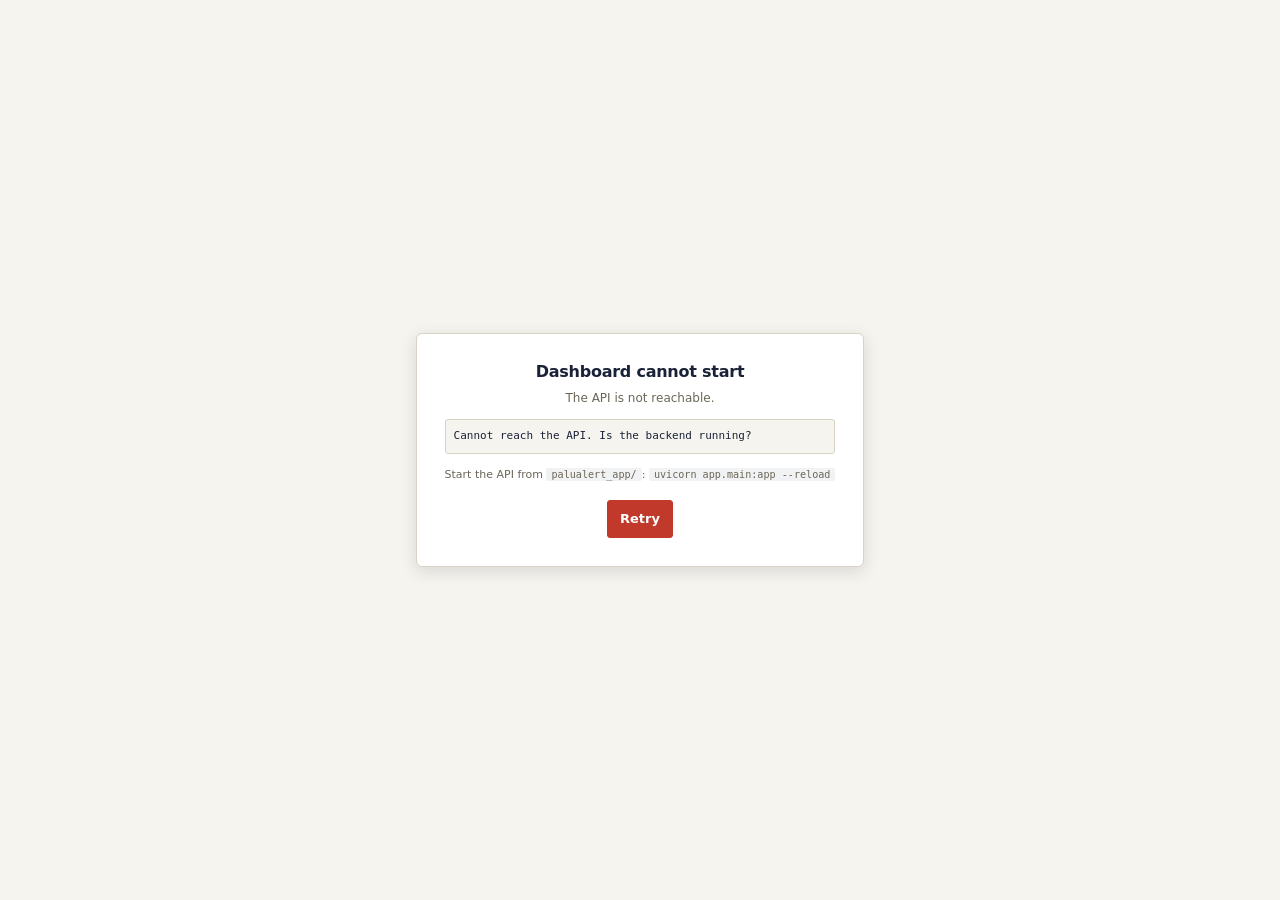
<file: palualert_app/frontend/index.html>
<!DOCTYPE html>
<html lang="en">
<head>
  <meta charset="UTF-8">
  <meta name="viewport" content="width=device-width, initial-scale=1">
  <meta name="description"
        content="Operational malaria early-warning dashboard for Cameroon health districts.">
  <meta name="color-scheme" content="light">
  <title>Malaria Early-Warning System</title>

  <!--
    API base URL.

    Served by serve_all.py the dashboard and the API share an origin, so the
    same-origin default is correct and nothing needs setting. Served separately
    (python -m http.server 5173) they do not, and the API is conventionally on
    8000 of the same host: detected here so both layouts work untouched.
    Override explicitly for any other deployment.
  -->
  <script>
    globalThis.__MEWS_API_BASE__ =
      (location.port && location.port !== '8000')
        ? `${location.protocol}//${location.hostname}:8000/api/v1`
        : `${location.origin}/api/v1`;
  </script>

  <!--
    Leaflet, vendored locally. It used to load from a CDN, which made the map
    depend on the network and on that CDN staying reachable; the dashboard has to
    work on a machine with no internet, so the library ships with the app.
    Cameroon's boundaries ship too (src/data/), giving a real basemap offline.
  -->
  <link rel="stylesheet" href="./vendor/leaflet/leaflet.css">
  <script defer src="./vendor/leaflet/leaflet.js"></script>

  <link rel="stylesheet" href="./styles/tokens.css">
  <link rel="stylesheet" href="./styles/base.css">
  <link rel="stylesheet" href="./styles/layout.css">
  <link rel="stylesheet" href="./styles/components.css">
</head>
<body>
  <!-- Blocks the UI until the API and district catalogue are confirmed available. -->
  <div class="boot" id="boot">
    <div class="boot__card">
      <span class="spinner" aria-hidden="true"></span>
      <p class="boot__msg">Connecting to the prediction service…</p>
    </div>
  </div>

  <!--
    Opening this file directly (file://) cannot work: browsers treat every file://
    document as a unique opaque origin and refuse to load ES modules from it, so
    src/main.js is blocked before it ever runs. Detect that here and explain it,
    otherwise the page just sits on the spinner with only a console error.
  -->
  <script>
    if (window.location.protocol === 'file:') {
      document.getElementById('boot').innerHTML =
        '<div class="boot__card">' +
        '<h1 class="boot__title">Serve this over HTTP, not file://</h1>' +
        '<p class="boot__msg">Browsers block JavaScript modules on <code>file://</code> ' +
        'because each file is treated as a separate security origin. ' +
        'The dashboard needs a local web server: any will do.</p>' +
        '<pre class="boot__detail">cd palualert_app/frontend\npython -m http.server 5173</pre>' +
        '<p class="boot__hint">Then open <strong>http://localhost:5173</strong><br>' +
        'Or serve the API and dashboard together on one origin:<br>' +
        '<code>cd palualert_app &amp;&amp; python serve_all.py</code></p>' +
        '</div>';
    }
  </script>

  <div class="app">
    <header class="app__header">
      <h1 class="app__title">Malaria Early-Warning System</h1>
      <p class="app__subtitle">Cameroon health districts · climate-driven risk</p>
      <span class="app__badge">Two-stage recursive chain</span>
    </header>

    <main class="app__main">
      <div class="app__toolbar" id="toolbar"></div>
      <div class="app__map-wrap">
        <div class="app__map" id="map" role="region" aria-label="District risk map"></div>
        <!-- Legend overlays the map only, so it never covers the district strip. -->
        <div id="legend"></div>
      </div>
      <div class="app__districts" id="district-list"></div>
    </main>

    <aside class="app__panel" id="panel" aria-live="polite"></aside>
  </div>

  <div id="toasts"></div>

  <!--
    Native ES modules: no build step. `defer` on the Leaflet tag above guarantees
    it has executed before this module runs.
  -->
  <script type="module" src="./src/main.js"></script>
</body>
</html>
</file>
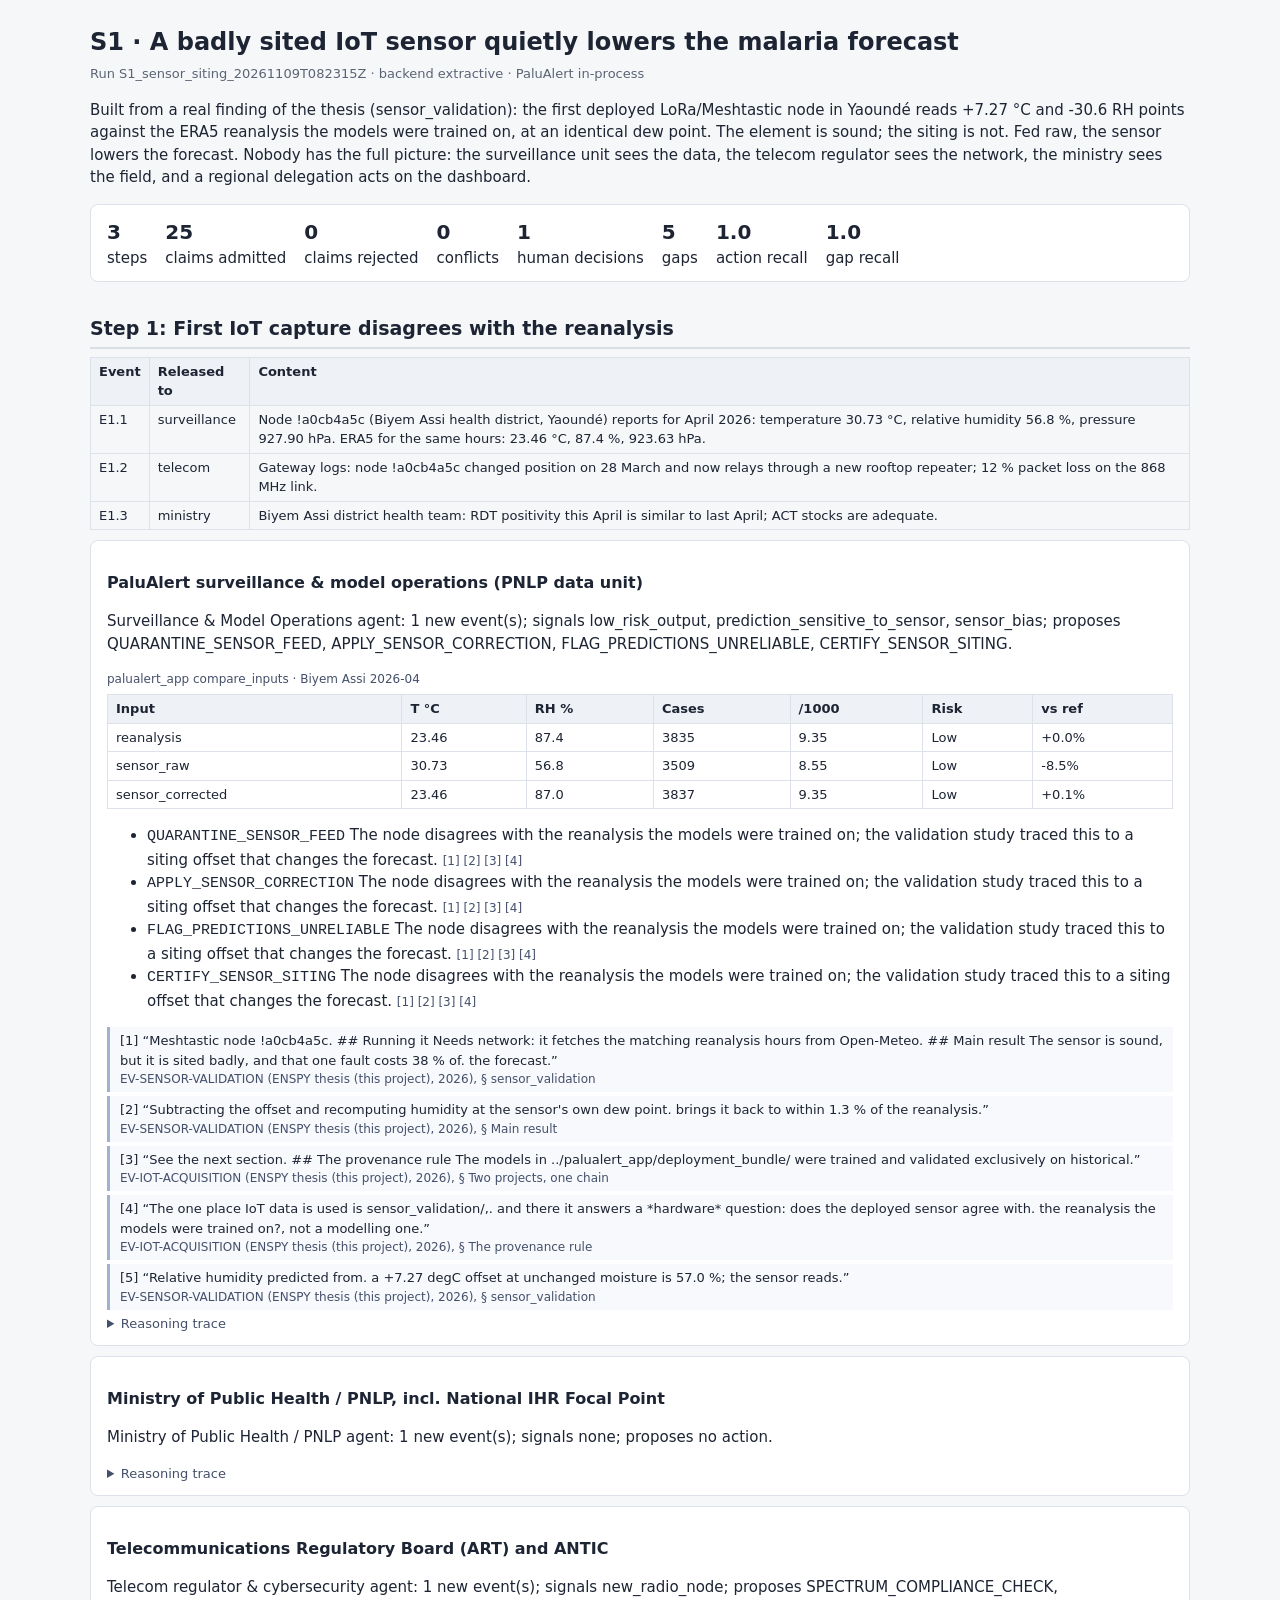
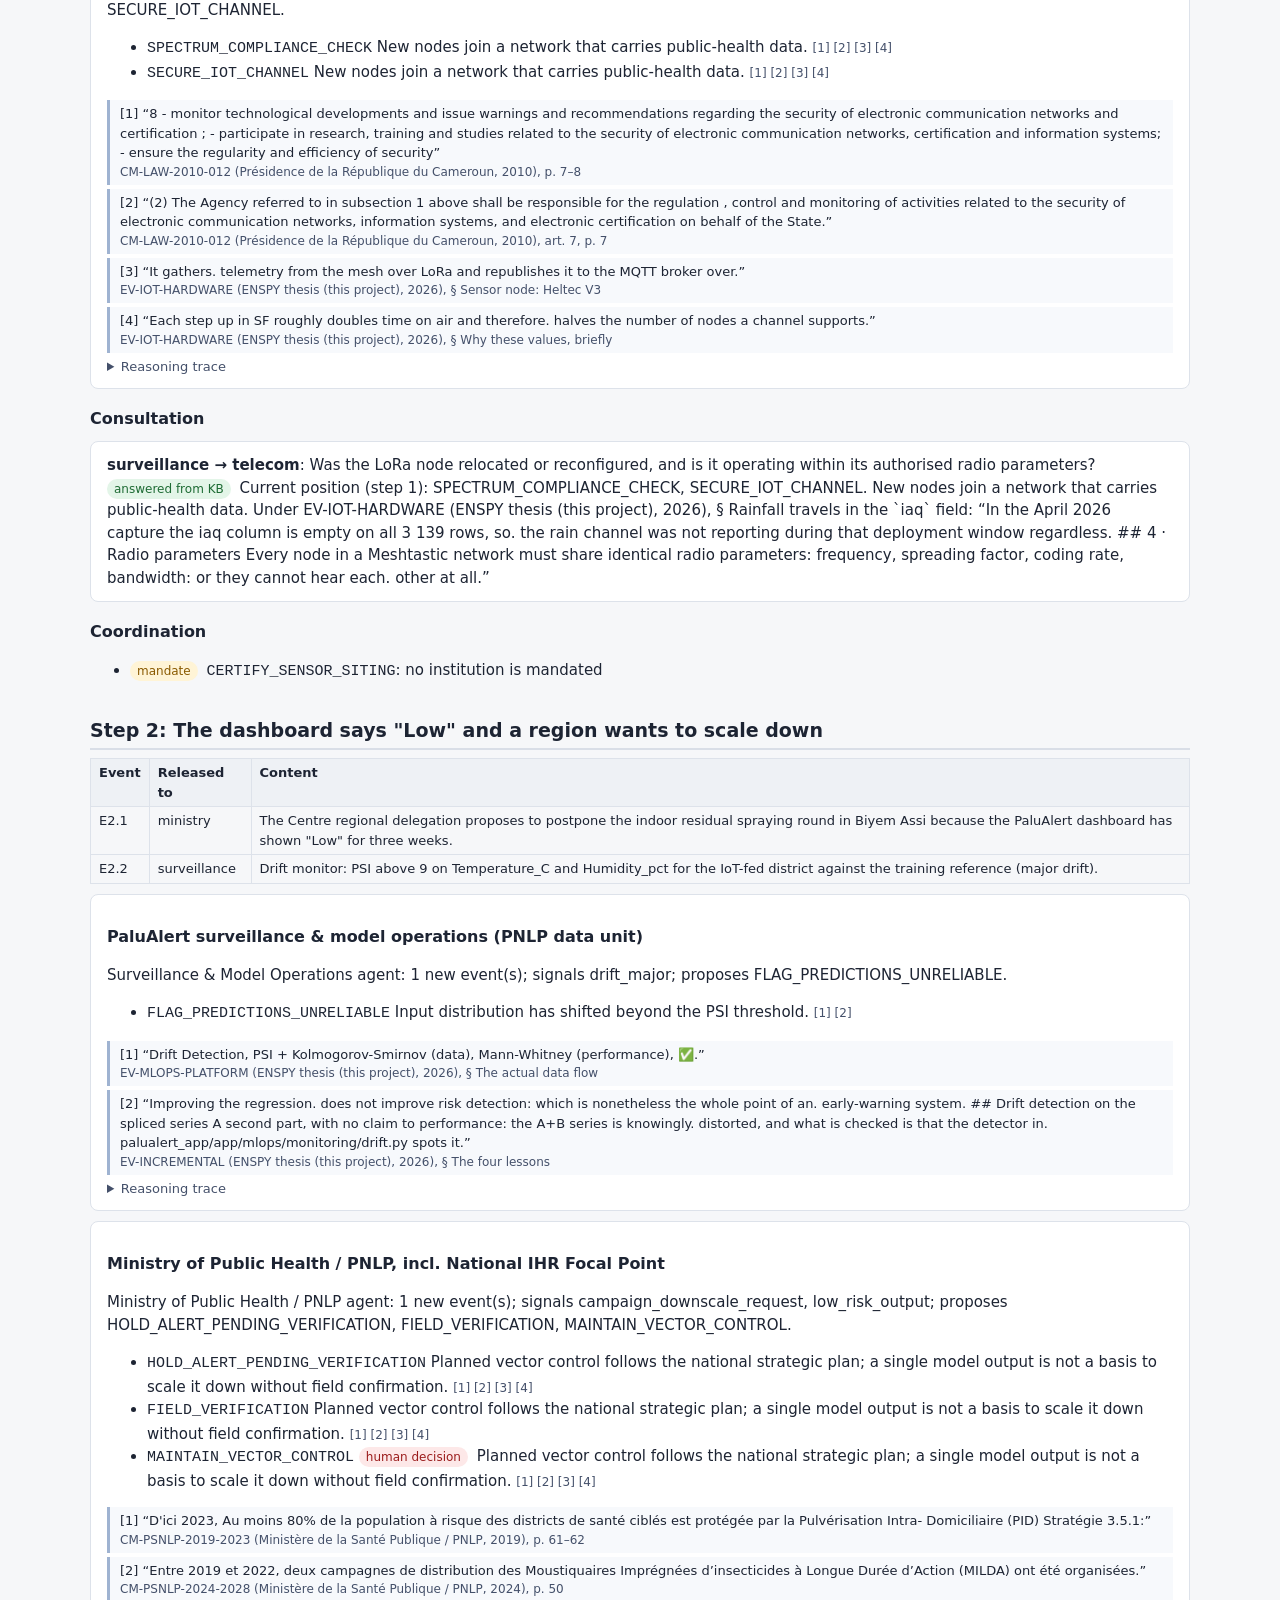
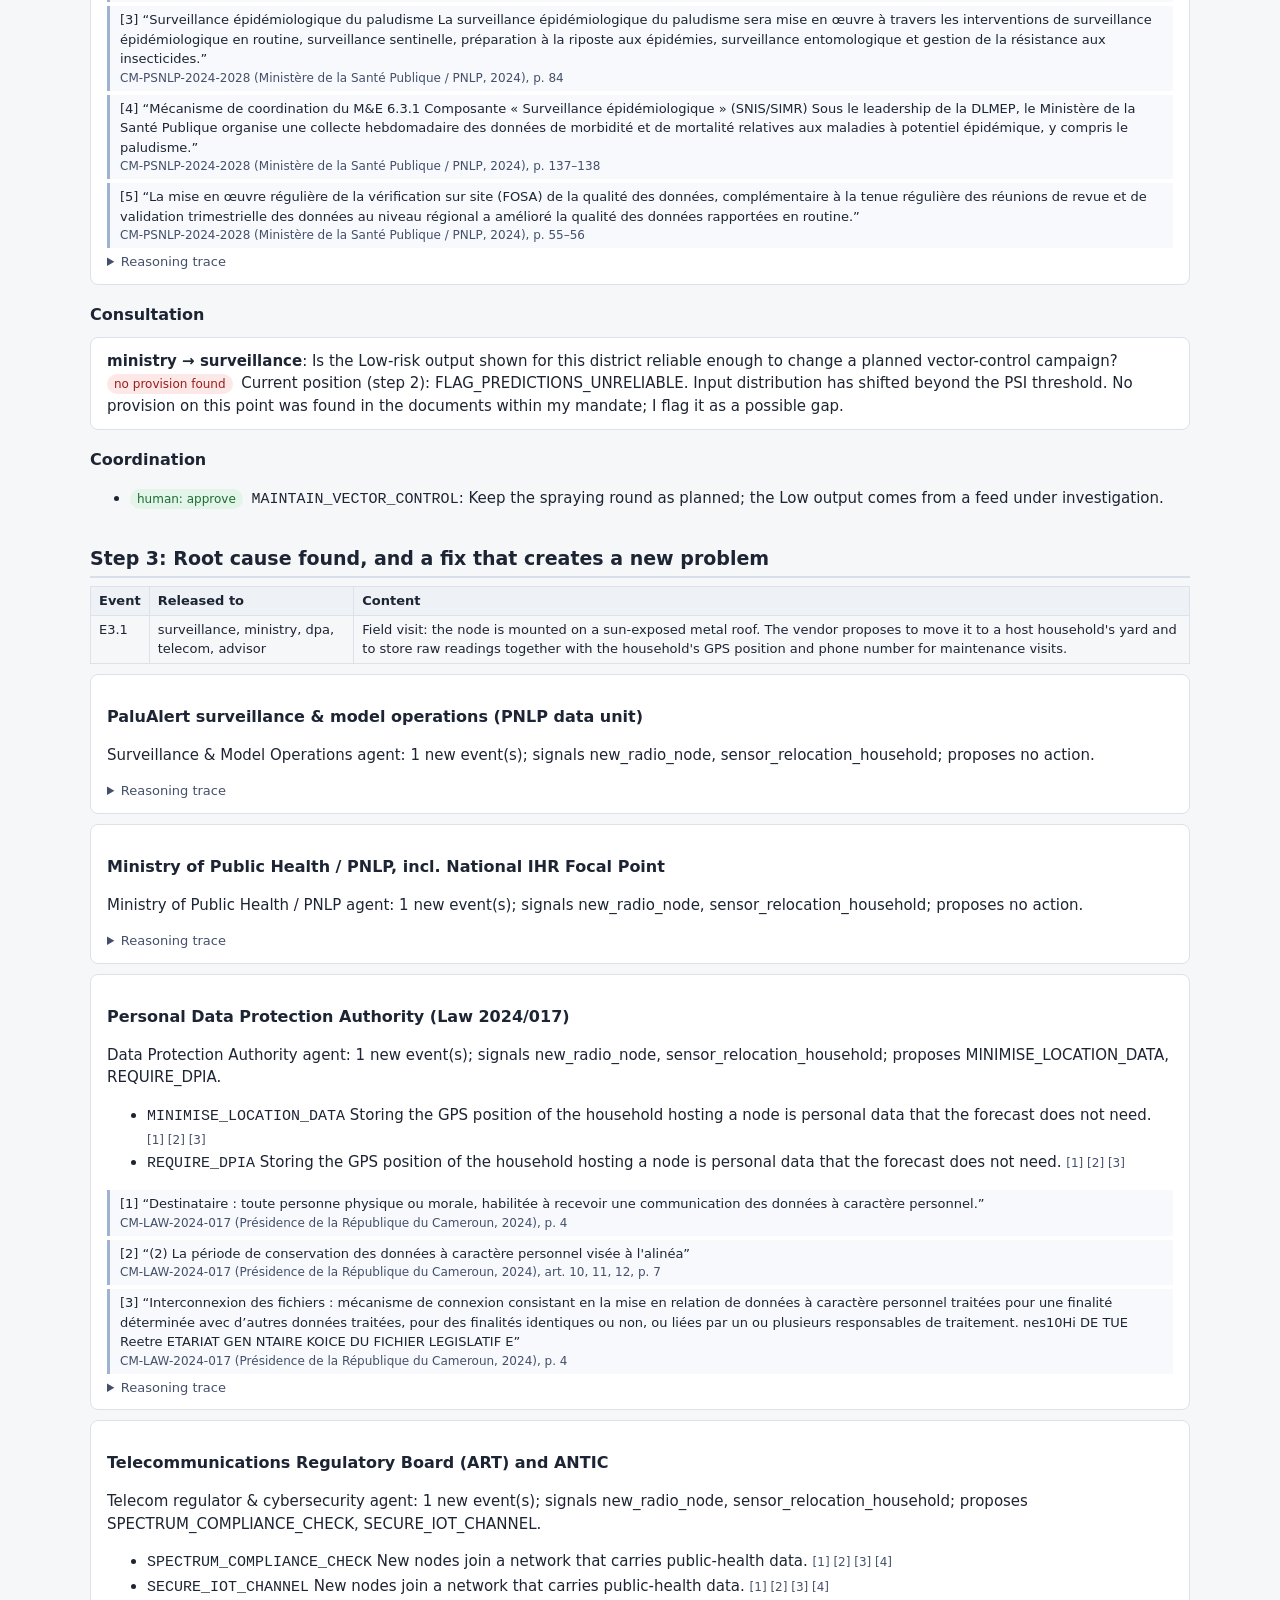
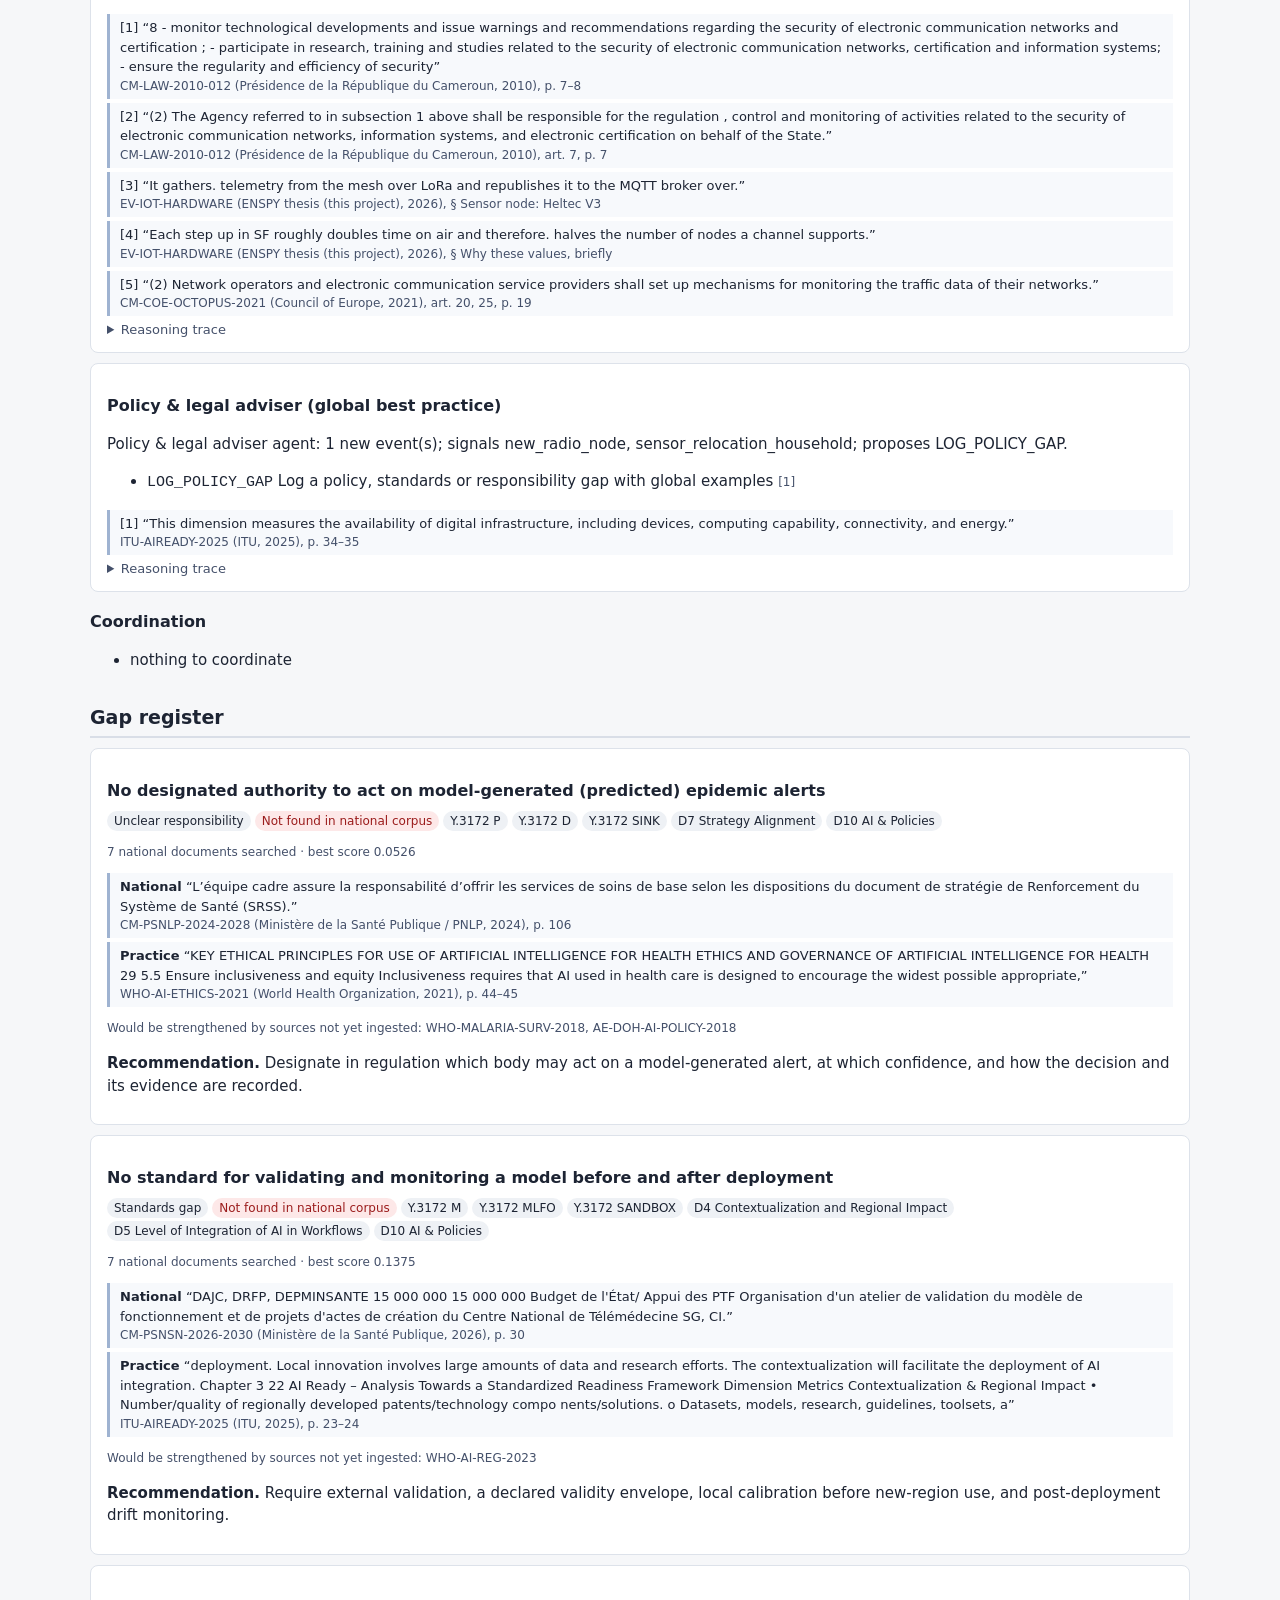
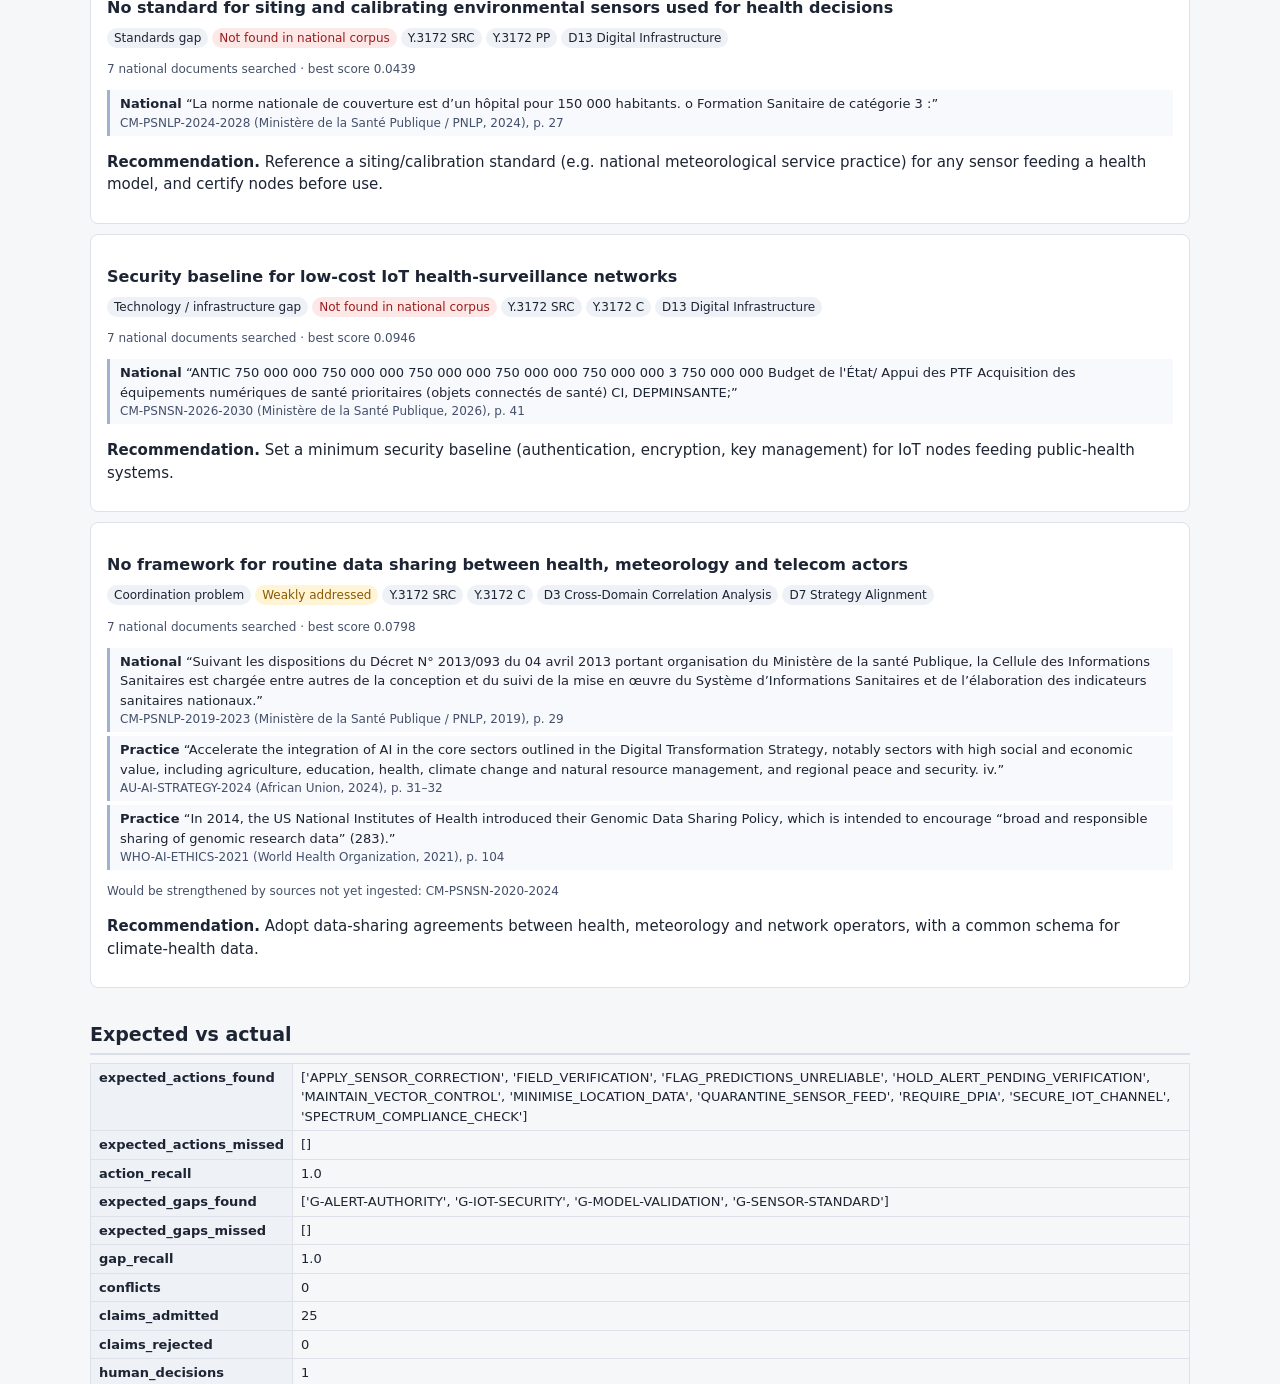
<file: policy_agents/outputs/S1_sensor_siting_20261109T082315Z/report.html>
<!DOCTYPE html><html lang='en'><head><meta charset='utf-8'><title>S1 · A badly sited IoT sensor quietly lowers the malaria forecast</title><style>
body{font:15px/1.5 system-ui,Segoe UI,Arial,sans-serif;margin:0;color:#1d2433;background:#f6f7f9}
main{max-width:1100px;margin:auto;padding:24px}
h1{font-size:24px;margin:0 0 4px} h2{font-size:19px;margin:32px 0 8px;border-bottom:2px solid #d9dee7;padding-bottom:4px}
h3{font-size:16px;margin:18px 0 6px} .meta{color:#5b6475;font-size:13px}
.card{background:#fff;border:1px solid #dde2ea;border-radius:8px;padding:12px 16px;margin:10px 0}
table{border-collapse:collapse;width:100%;font-size:13px;margin:6px 0}
th,td{border:1px solid #dde2ea;padding:4px 8px;text-align:left;vertical-align:top} th{background:#eef1f5}
.tag{display:inline-block;font-size:12px;padding:1px 7px;border-radius:10px;background:#eef1f5;margin-right:4px}
.hi{background:#fde8e8;color:#9b1c1c} .ok{background:#e3f5e8;color:#1e6b34} .weak{background:#fff4d6;color:#8a5a00}
.absent{background:#fde8e8;color:#9b1c1c} .addressed{background:#e3f5e8;color:#1e6b34}
blockquote{margin:4px 0 4px 0;padding:4px 10px;border-left:3px solid #9fb3d1;background:#f7f9fc;font-size:13px}
.cite{font-size:12px;color:#44506a} details{font-size:13px;color:#44506a}
.kpi{display:inline-block;margin-right:18px} .kpi b{font-size:20px;display:block}
</style></head><body><main><h1>S1 · A badly sited IoT sensor quietly lowers the malaria forecast</h1><div class='meta'>Run S1_sensor_siting_20261109T082315Z · backend extractive  · PaluAlert in-process</div><p>Built from a real finding of the thesis (sensor_validation): the first deployed LoRa/Meshtastic node in Yaoundé reads +7.27 °C and -30.6 RH points against the ERA5 reanalysis the models were trained on, at an identical dew point. The element is sound; the siting is not. Fed raw, the sensor lowers the forecast. Nobody has the full picture: the surveillance unit sees the data, the telecom regulator sees the network, the ministry sees the field, and a regional delegation acts on the dashboard.
</p><div class='card'><span class='kpi'><b>3</b>steps</span><span class='kpi'><b>25</b>claims admitted</span><span class='kpi'><b>0</b>claims rejected</span><span class='kpi'><b>0</b>conflicts</span><span class='kpi'><b>1</b>human decisions</span><span class='kpi'><b>5</b>gaps</span><span class='kpi'><b>1.0</b>action recall</span><span class='kpi'><b>1.0</b>gap recall</span></div><h2>Step 1: First IoT capture disagrees with the reanalysis</h2><table><tr><th>Event</th><th>Released to</th><th>Content</th></tr><tr><td>E1.1</td><td>surveillance</td><td>Node !a0cb4a5c (Biyem Assi health district, Yaoundé) reports for April 2026: temperature 30.73 °C, relative humidity 56.8 %, pressure 927.90 hPa. ERA5 for the same hours: 23.46 °C, 87.4 %, 923.63 hPa.
</td></tr><tr><td>E1.2</td><td>telecom</td><td>Gateway logs: node !a0cb4a5c changed position on 28 March and now relays through a new rooftop repeater; 12 % packet loss on the 868 MHz link.
</td></tr><tr><td>E1.3</td><td>ministry</td><td>Biyem Assi district health team: RDT positivity this April is similar to last April; ACT stocks are adequate.
</td></tr></table><div class='card'><h3>PaluAlert surveillance &amp; model operations (PNLP data unit)</h3><p>Surveillance &amp; Model Operations agent: 1 new event(s); signals low_risk_output, prediction_sensitive_to_sensor, sensor_bias; proposes QUARANTINE_SENSOR_FEED, APPLY_SENSOR_CORRECTION, FLAG_PREDICTIONS_UNRELIABLE, CERTIFY_SENSOR_SITING.</p><div class='cite'>palualert_app compare_inputs · Biyem Assi 2026-04</div><table><tr><th>Input</th><th>T °C</th><th>RH %</th><th>Cases</th><th>/1000</th><th>Risk</th><th>vs ref</th></tr><tr><td>reanalysis</td><td>23.46</td><td>87.4</td><td>3835</td><td>9.35</td><td>Low</td><td>+0.0%</td></tr><tr><td>sensor_raw</td><td>30.73</td><td>56.8</td><td>3509</td><td>8.55</td><td>Low</td><td>-8.5%</td></tr><tr><td>sensor_corrected</td><td>23.46</td><td>87.0</td><td>3837</td><td>9.35</td><td>Low</td><td>+0.1%</td></tr></table><ul><li><code>QUARANTINE_SENSOR_FEED</code>  The node disagrees with the reanalysis the models were trained on; the validation study traced this to a siting offset that changes the forecast. <span class='cite'>[1] [2] [3] [4]</span></li><li><code>APPLY_SENSOR_CORRECTION</code>  The node disagrees with the reanalysis the models were trained on; the validation study traced this to a siting offset that changes the forecast. <span class='cite'>[1] [2] [3] [4]</span></li><li><code>FLAG_PREDICTIONS_UNRELIABLE</code>  The node disagrees with the reanalysis the models were trained on; the validation study traced this to a siting offset that changes the forecast. <span class='cite'>[1] [2] [3] [4]</span></li><li><code>CERTIFY_SENSOR_SITING</code>  The node disagrees with the reanalysis the models were trained on; the validation study traced this to a siting offset that changes the forecast. <span class='cite'>[1] [2] [3] [4]</span></li></ul><blockquote>[1] “Meshtastic node !a0cb4a5c. ## Running it Needs network: it fetches the matching reanalysis hours from Open-Meteo. ## Main result The sensor is sound, but it is sited badly, and that one fault costs 38 % of. the forecast.”<div class='cite'>EV-SENSOR-VALIDATION (ENSPY thesis (this project), 2026), § sensor_validation</div></blockquote><blockquote>[2] “Subtracting the offset and recomputing humidity at the sensor&#x27;s own dew point. brings it back to within 1.3 % of the reanalysis.”<div class='cite'>EV-SENSOR-VALIDATION (ENSPY thesis (this project), 2026), § Main result</div></blockquote><blockquote>[3] “See the next section. ## The provenance rule The models in ../palualert_app/deployment_bundle/ were trained and validated exclusively on historical.”<div class='cite'>EV-IOT-ACQUISITION (ENSPY thesis (this project), 2026), § Two projects, one chain</div></blockquote><blockquote>[4] “The one place IoT data is used is sensor_validation/,. and there it answers a *hardware* question: does the deployed sensor agree with. the reanalysis the models were trained on?, not a modelling one.”<div class='cite'>EV-IOT-ACQUISITION (ENSPY thesis (this project), 2026), § The provenance rule</div></blockquote><blockquote>[5] “Relative humidity predicted from. a +7.27 degC offset at unchanged moisture is 57.0 %; the sensor reads.”<div class='cite'>EV-SENSOR-VALIDATION (ENSPY thesis (this project), 2026), § sensor_validation</div></blockquote><details><summary>Reasoning trace</summary><ul><li>Known events up to step 1: E1.1</li><li>New this step: E1.1 (iot_reading)</li><li>Signals: low_risk_output, prediction_sensitive_to_sensor, sensor_bias</li><li>Rule &#x27;sensor_bias&#x27; matched -&gt; actions [&#x27;QUARANTINE_SENSOR_FEED&#x27;, &#x27;APPLY_SENSOR_CORRECTION&#x27;, &#x27;FLAG_PREDICTIONS_UNRELIABLE&#x27;, &#x27;CERTIFY_SENSOR_SITING&#x27;], consult [&#x27;telecom&#x27;]</li><li>Rule &#x27;prediction_sensitive_to_sensor&#x27; matched -&gt; actions [&#x27;FLAG_PREDICTIONS_UNRELIABLE&#x27;]</li><li>Retrieved 2 chunk(s) for: sensor sited badly temperature offset dew point costs forecast</li><li>Retrieved 2 chunk(s) for: provenance rule models trained exclusively on reanalysis no IoT measurement</li><li>Retrieved 2 chunk(s) for: offset-corrected sensor reanalysis no retraining</li><li>Evidence gate: 5 claim(s) admitted, 0 rejected</li></ul></details></div><div class='card'><h3>Ministry of Public Health / PNLP, incl. National IHR Focal Point</h3><p>Ministry of Public Health / PNLP agent: 1 new event(s); signals none; proposes no action.</p><details><summary>Reasoning trace</summary><ul><li>Known events up to step 1: E1.3</li><li>New this step: E1.3 (field_report)</li><li>Signals: none</li><li>Evidence gate: 0 claim(s) admitted, 0 rejected</li></ul></details></div><div class='card'><h3>Telecommunications Regulatory Board (ART) and ANTIC</h3><p>Telecom regulator &amp; cybersecurity agent: 1 new event(s); signals new_radio_node; proposes SPECTRUM_COMPLIANCE_CHECK, SECURE_IOT_CHANNEL.</p><ul><li><code>SPECTRUM_COMPLIANCE_CHECK</code>  New nodes join a network that carries public-health data. <span class='cite'>[1] [2] [3] [4]</span></li><li><code>SECURE_IOT_CHANNEL</code>  New nodes join a network that carries public-health data. <span class='cite'>[1] [2] [3] [4]</span></li></ul><blockquote>[1] “8 - monitor technological developments and issue warnings and recommendations regarding the security of electronic communication networks and certification ; - participate in research, training and studies related to the security of electronic communication networks, certification and information systems; - ensure the regularity and efficiency of security”<div class='cite'>CM-LAW-2010-012 (Présidence de la République du Cameroun, 2010), p. 7–8</div></blockquote><blockquote>[2] “(2) The Agency referred to in subsection 1 above shall be responsible for the regulation , control and monitoring of activities related to the security of electronic communication networks, information systems, and electronic certification on behalf of the State.”<div class='cite'>CM-LAW-2010-012 (Présidence de la République du Cameroun, 2010), art. 7, p. 7</div></blockquote><blockquote>[3] “It gathers. telemetry from the mesh over LoRa and republishes it to the MQTT broker over.”<div class='cite'>EV-IOT-HARDWARE (ENSPY thesis (this project), 2026), § Sensor node: Heltec V3</div></blockquote><blockquote>[4] “Each step up in SF roughly doubles time on air and therefore. halves the number of nodes a channel supports.”<div class='cite'>EV-IOT-HARDWARE (ENSPY thesis (this project), 2026), § Why these values, briefly</div></blockquote><details><summary>Reasoning trace</summary><ul><li>Known events up to step 1: E1.2</li><li>New this step: E1.2 (network_operations)</li><li>Signals: new_radio_node</li><li>Rule &#x27;new_radio_node&#x27; matched -&gt; actions [&#x27;SPECTRUM_COMPLIANCE_CHECK&#x27;, &#x27;SECURE_IOT_CHANNEL&#x27;]</li><li>Retrieved 2 chunk(s) for: security of electronic communication networks and information systems audit</li><li>Retrieved 2 chunk(s) for: MQTT broker gateway encryption channel</li><li>Evidence gate: 4 claim(s) admitted, 0 rejected</li></ul></details></div><h3>Consultation</h3><div class='card'><b>surveillance → telecom</b>: Was the LoRa node relocated or reconfigured, and is it operating within its authorised radio parameters?<br><span class='tag ok'>answered from KB</span> Current position (step 1): SPECTRUM_COMPLIANCE_CHECK, SECURE_IOT_CHANNEL. New nodes join a network that carries public-health data. Under EV-IOT-HARDWARE (ENSPY thesis (this project), 2026), § Rainfall travels in the `iaq` field: “In the April 2026 capture the iaq column is empty on all 3 139 rows, so. the rain channel was not reporting during that deployment window regardless. ## 4 · Radio parameters Every node in a Meshtastic network must share identical radio parameters: frequency, spreading factor, coding rate, bandwidth: or they cannot hear each. other at all.”</div><h3>Coordination</h3><ul><li><span class='tag weak'>mandate</span> <code>CERTIFY_SENSOR_SITING</code>: no institution is mandated</li></ul><h2>Step 2: The dashboard says &quot;Low&quot; and a region wants to scale down</h2><table><tr><th>Event</th><th>Released to</th><th>Content</th></tr><tr><td>E2.1</td><td>ministry</td><td>The Centre regional delegation proposes to postpone the indoor residual spraying round in Biyem Assi because the PaluAlert dashboard has shown &quot;Low&quot; for three weeks.
</td></tr><tr><td>E2.2</td><td>surveillance</td><td>Drift monitor: PSI above 9 on Temperature_C and Humidity_pct for the IoT-fed district against the training reference (major drift).
</td></tr></table><div class='card'><h3>PaluAlert surveillance &amp; model operations (PNLP data unit)</h3><p>Surveillance &amp; Model Operations agent: 1 new event(s); signals drift_major; proposes FLAG_PREDICTIONS_UNRELIABLE.</p><ul><li><code>FLAG_PREDICTIONS_UNRELIABLE</code>  Input distribution has shifted beyond the PSI threshold. <span class='cite'>[1] [2]</span></li></ul><blockquote>[1] “Drift Detection, PSI + Kolmogorov-Smirnov (data), Mann-Whitney (performance), ✅.”<div class='cite'>EV-MLOPS-PLATFORM (ENSPY thesis (this project), 2026), § The actual data flow</div></blockquote><blockquote>[2] “Improving the regression. does not improve risk detection: which is nonetheless the whole point of an. early-warning system. ## Drift detection on the spliced series A second part, with no claim to performance: the A+B series is knowingly. distorted, and what is checked is that the detector in. palualert_app/app/mlops/monitoring/drift.py spots it.”<div class='cite'>EV-INCREMENTAL (ENSPY thesis (this project), 2026), § The four lessons</div></blockquote><details><summary>Reasoning trace</summary><ul><li>Known events up to step 2: E1.1, E2.2</li><li>New this step: E2.2 (monitoring_alert)</li><li>Signals: drift_major</li><li>Rule &#x27;drift_major&#x27; matched -&gt; actions [&#x27;FLAG_PREDICTIONS_UNRELIABLE&#x27;]</li><li>Retrieved 2 chunk(s) for: drift detection PSI Kolmogorov-Smirnov monitoring</li><li>Evidence gate: 2 claim(s) admitted, 0 rejected</li></ul></details></div><div class='card'><h3>Ministry of Public Health / PNLP, incl. National IHR Focal Point</h3><p>Ministry of Public Health / PNLP agent: 1 new event(s); signals campaign_downscale_request, low_risk_output; proposes HOLD_ALERT_PENDING_VERIFICATION, FIELD_VERIFICATION, MAINTAIN_VECTOR_CONTROL.</p><ul><li><code>HOLD_ALERT_PENDING_VERIFICATION</code>  Planned vector control follows the national strategic plan; a single model output is not a basis to scale it down without field confirmation. <span class='cite'>[1] [2] [3] [4]</span></li><li><code>FIELD_VERIFICATION</code>  Planned vector control follows the national strategic plan; a single model output is not a basis to scale it down without field confirmation. <span class='cite'>[1] [2] [3] [4]</span></li><li><code>MAINTAIN_VECTOR_CONTROL</code> <span class='tag hi'>human decision</span> Planned vector control follows the national strategic plan; a single model output is not a basis to scale it down without field confirmation. <span class='cite'>[1] [2] [3] [4]</span></li></ul><blockquote>[1] “D&#x27;ici 2023, Au moins 80% de la population à risque des districts de santé ciblés est protégée par la Pulvérisation Intra- Domiciliaire (PID) Stratégie 3.5.1:”<div class='cite'>CM-PSNLP-2019-2023 (Ministère de la Santé Publique / PNLP, 2019), p. 61–62</div></blockquote><blockquote>[2] “Entre 2019 et 2022, deux campagnes de distribution des Moustiquaires Imprégnées d’insecticides à Longue Durée d’Action (MILDA) ont été organisées.”<div class='cite'>CM-PSNLP-2024-2028 (Ministère de la Santé Publique / PNLP, 2024), p. 50</div></blockquote><blockquote>[3] “Surveillance épidémiologique du paludisme La surveillance épidémiologique du paludisme sera mise en œuvre à travers les interventions de surveillance épidémiologique en routine, surveillance sentinelle, préparation à la riposte aux épidémies, surveillance entomologique et gestion de la résistance aux insecticides.”<div class='cite'>CM-PSNLP-2024-2028 (Ministère de la Santé Publique / PNLP, 2024), p. 84</div></blockquote><blockquote>[4] “Mécanisme de coordination du M&amp;E 6.3.1 Composante « Surveillance épidémiologique » (SNIS/SIMR) Sous le leadership de la DLMEP, le Ministère de la Santé Publique organise une collecte hebdomadaire des données de morbidité et de mortalité relatives aux maladies à potentiel épidémique, y compris le paludisme.”<div class='cite'>CM-PSNLP-2024-2028 (Ministère de la Santé Publique / PNLP, 2024), p. 137–138</div></blockquote><blockquote>[5] “La mise en œuvre régulière de la vérification sur site (FOSA) de la qualité des données, complémentaire à la tenue régulière des réunions de revue et de validation trimestrielle des données au niveau régional a amélioré la qualité des données rapportées en routine.”<div class='cite'>CM-PSNLP-2024-2028 (Ministère de la Santé Publique / PNLP, 2024), p. 55–56</div></blockquote><details><summary>Reasoning trace</summary><ul><li>Known events up to step 2: E1.3, E2.1</li><li>New this step: E2.1 (operational_request)</li><li>Signals: campaign_downscale_request, low_risk_output</li><li>Rule &#x27;campaign_downscale_request&#x27; matched -&gt; actions [&#x27;HOLD_ALERT_PENDING_VERIFICATION&#x27;, &#x27;FIELD_VERIFICATION&#x27;, &#x27;MAINTAIN_VECTOR_CONTROL&#x27;], consult [&#x27;surveillance&#x27;]</li><li>Rule &#x27;low_risk_output&#x27; matched -&gt; actions [&#x27;FIELD_VERIFICATION&#x27;]</li><li>Retrieved 2 chunk(s) for: pulvérisation intradomiciliaire moustiquaires imprégnées campagne planification district</li><li>Retrieved 2 chunk(s) for: surveillance épidémiologique riposte seuil épidémique district de santé</li><li>Retrieved 2 chunk(s) for: complétude promptitude des rapports DHIS2 qualité des données</li><li>Evidence gate: 5 claim(s) admitted, 0 rejected</li><li>High-impact actions routed to human decision: MAINTAIN_VECTOR_CONTROL</li></ul></details></div><h3>Consultation</h3><div class='card'><b>ministry → surveillance</b>: Is the Low-risk output shown for this district reliable enough to change a planned vector-control campaign?<br><span class='tag hi'>no provision found</span> Current position (step 2): FLAG_PREDICTIONS_UNRELIABLE. Input distribution has shifted beyond the PSI threshold. No provision on this point was found in the documents within my mandate; I flag it as a possible gap.</div><h3>Coordination</h3><ul><li><span class='tag ok'>human: approve</span> <code>MAINTAIN_VECTOR_CONTROL</code>: Keep the spraying round as planned; the Low output comes from a feed under investigation.</li></ul><h2>Step 3: Root cause found, and a fix that creates a new problem</h2><table><tr><th>Event</th><th>Released to</th><th>Content</th></tr><tr><td>E3.1</td><td>surveillance, ministry, dpa, telecom, advisor</td><td>Field visit: the node is mounted on a sun-exposed metal roof. The vendor proposes to move it to a host household&#x27;s yard and to store raw readings together with the household&#x27;s GPS position and phone number for maintenance visits.
</td></tr></table><div class='card'><h3>PaluAlert surveillance &amp; model operations (PNLP data unit)</h3><p>Surveillance &amp; Model Operations agent: 1 new event(s); signals new_radio_node, sensor_relocation_household; proposes no action.</p><details><summary>Reasoning trace</summary><ul><li>Known events up to step 3: E1.1, E2.2, E3.1</li><li>New this step: E3.1 (field_finding)</li><li>Signals: new_radio_node, sensor_relocation_household</li><li>Evidence gate: 0 claim(s) admitted, 0 rejected</li></ul></details></div><div class='card'><h3>Ministry of Public Health / PNLP, incl. National IHR Focal Point</h3><p>Ministry of Public Health / PNLP agent: 1 new event(s); signals new_radio_node, sensor_relocation_household; proposes no action.</p><details><summary>Reasoning trace</summary><ul><li>Known events up to step 3: E1.3, E2.1, E3.1</li><li>New this step: E3.1 (field_finding)</li><li>Signals: new_radio_node, sensor_relocation_household</li><li>Evidence gate: 0 claim(s) admitted, 0 rejected</li></ul></details></div><div class='card'><h3>Personal Data Protection Authority (Law 2024/017)</h3><p>Data Protection Authority agent: 1 new event(s); signals new_radio_node, sensor_relocation_household; proposes MINIMISE_LOCATION_DATA, REQUIRE_DPIA.</p><ul><li><code>MINIMISE_LOCATION_DATA</code>  Storing the GPS position of the household hosting a node is personal data that the forecast does not need. <span class='cite'>[1] [2] [3]</span></li><li><code>REQUIRE_DPIA</code>  Storing the GPS position of the household hosting a node is personal data that the forecast does not need. <span class='cite'>[1] [2] [3]</span></li></ul><blockquote>[1] “Destinataire : toute personne physique ou morale, habilitée à recevoir une communication des données à caractère personnel.”<div class='cite'>CM-LAW-2024-017 (Présidence de la République du Cameroun, 2024), p. 4</div></blockquote><blockquote>[2] “(2) La période de conservation des données à caractère personnel visée à l&#x27;alinéa”<div class='cite'>CM-LAW-2024-017 (Présidence de la République du Cameroun, 2024), art. 10, 11, 12, p. 7</div></blockquote><blockquote>[3] “Interconnexion des fichiers : mécanisme de connexion consistant en la mise en relation de données à caractère personnel traitées pour une finalité déterminée avec d’autres données traitées, pour des finalités identiques ou non, ou liées par un ou plusieurs responsables de traitement. nes10Hi DE TUE Reetre ETARIAT GEN NTAIRE KOICE DU FICHIER LEGISLATIF E”<div class='cite'>CM-LAW-2024-017 (Présidence de la République du Cameroun, 2024), p. 4</div></blockquote><details><summary>Reasoning trace</summary><ul><li>Known events up to step 3: E3.1</li><li>New this step: E3.1 (field_finding)</li><li>Signals: new_radio_node, sensor_relocation_household</li><li>Rule &#x27;sensor_relocation_household&#x27; matched -&gt; actions [&#x27;MINIMISE_LOCATION_DATA&#x27;, &#x27;REQUIRE_DPIA&#x27;]</li><li>Retrieved 2 chunk(s) for: données à caractère personnel localisation personne physique identifiable</li><li>Retrieved 1 chunk(s) for: minimisation finalité déterminée explicite et légitime</li><li>Evidence gate: 3 claim(s) admitted, 0 rejected</li></ul></details></div><div class='card'><h3>Telecommunications Regulatory Board (ART) and ANTIC</h3><p>Telecom regulator &amp; cybersecurity agent: 1 new event(s); signals new_radio_node, sensor_relocation_household; proposes SPECTRUM_COMPLIANCE_CHECK, SECURE_IOT_CHANNEL.</p><ul><li><code>SPECTRUM_COMPLIANCE_CHECK</code>  New nodes join a network that carries public-health data. <span class='cite'>[1] [2] [3] [4]</span></li><li><code>SECURE_IOT_CHANNEL</code>  New nodes join a network that carries public-health data. <span class='cite'>[1] [2] [3] [4]</span></li></ul><blockquote>[1] “8 - monitor technological developments and issue warnings and recommendations regarding the security of electronic communication networks and certification ; - participate in research, training and studies related to the security of electronic communication networks, certification and information systems; - ensure the regularity and efficiency of security”<div class='cite'>CM-LAW-2010-012 (Présidence de la République du Cameroun, 2010), p. 7–8</div></blockquote><blockquote>[2] “(2) The Agency referred to in subsection 1 above shall be responsible for the regulation , control and monitoring of activities related to the security of electronic communication networks, information systems, and electronic certification on behalf of the State.”<div class='cite'>CM-LAW-2010-012 (Présidence de la République du Cameroun, 2010), art. 7, p. 7</div></blockquote><blockquote>[3] “It gathers. telemetry from the mesh over LoRa and republishes it to the MQTT broker over.”<div class='cite'>EV-IOT-HARDWARE (ENSPY thesis (this project), 2026), § Sensor node: Heltec V3</div></blockquote><blockquote>[4] “Each step up in SF roughly doubles time on air and therefore. halves the number of nodes a channel supports.”<div class='cite'>EV-IOT-HARDWARE (ENSPY thesis (this project), 2026), § Why these values, briefly</div></blockquote><blockquote>[5] “(2) Network operators and electronic communication service providers shall set up mechanisms for monitoring the traffic data of their networks.”<div class='cite'>CM-COE-OCTOPUS-2021 (Council of Europe, 2021), art. 20, 25, p. 19</div></blockquote><details><summary>Reasoning trace</summary><ul><li>Known events up to step 3: E1.2, E3.1</li><li>New this step: E3.1 (field_finding)</li><li>Signals: new_radio_node, sensor_relocation_household</li><li>Rule &#x27;new_radio_node&#x27; matched -&gt; actions [&#x27;SPECTRUM_COMPLIANCE_CHECK&#x27;, &#x27;SECURE_IOT_CHANNEL&#x27;]</li><li>Rule &#x27;sensor_relocation_household&#x27; matched -&gt; actions [&#x27;SECURE_IOT_CHANNEL&#x27;]</li><li>Retrieved 2 chunk(s) for: security of electronic communication networks and information systems audit</li><li>Retrieved 2 chunk(s) for: MQTT broker gateway encryption channel</li><li>Retrieved 2 chunk(s) for: electronic communication operators shall preserve traffic data</li><li>Evidence gate: 5 claim(s) admitted, 0 rejected</li></ul></details></div><div class='card'><h3>Policy &amp; legal adviser (global best practice)</h3><p>Policy &amp; legal adviser agent: 1 new event(s); signals new_radio_node, sensor_relocation_household; proposes LOG_POLICY_GAP.</p><ul><li><code>LOG_POLICY_GAP</code>  Log a policy, standards or responsibility gap with global examples <span class='cite'>[1]</span></li></ul><blockquote>[1] “This dimension measures the availability of digital infrastructure, including devices, computing capability, connectivity, and energy.”<div class='cite'>ITU-AIREADY-2025 (ITU, 2025), p. 34–35</div></blockquote><details><summary>Reasoning trace</summary><ul><li>Known events up to step 3: E3.1</li><li>New this step: E3.1 (field_finding)</li><li>Signals: new_radio_node, sensor_relocation_household</li><li>Rule &#x27;new_radio_node&#x27; matched -&gt; actions [&#x27;LOG_POLICY_GAP&#x27;]</li><li>Retrieved 2 chunk(s) for: digital infrastructure connectivity energy for AI</li><li>Evidence gate: 1 claim(s) admitted, 0 rejected</li></ul></details></div><h3>Coordination</h3><ul><li>nothing to coordinate</li></ul><h2>Gap register</h2><div class='card'><h3>No designated authority to act on model-generated (predicted) epidemic alerts</h3><span class='tag'>Unclear responsibility</span><span class='tag absent'>Not found in national corpus</span><span class='tag' title='Policy - rules applied to model output (risk thresholds, validity envelope)'>Y.3172 P</span><span class='tag' title='Distributor - delivers outputs (API, dashboard, alerts)'>Y.3172 D</span><span class='tag' title='Sink - the target of the output (district health teams, PNLP)'>Y.3172 SINK</span><span class='tag'>D7 Strategy Alignment</span><span class='tag'>D10 AI &amp; Policies</span><p class='cite'>7 national documents searched · best score 0.0526</p><blockquote><b>National</b> “L’équipe cadre assure la responsabilité d’offrir les services de soins de base selon les dispositions du document de stratégie de Renforcement du Système de Santé (SRSS).”<div class='cite'>CM-PSNLP-2024-2028 (Ministère de la Santé Publique / PNLP, 2024), p. 106</div></blockquote><blockquote><b>Practice</b> “KEY ETHICAL PRINCIPLES FOR USE OF ARTIFICIAL INTELLIGENCE FOR HEALTH ETHICS AND GOVERNANCE OF ARTIFICIAL INTELLIGENCE FOR HEALTH 29 5.5 Ensure inclusiveness and equity Inclusiveness requires that AI used in health care is designed to encourage the widest possible appropriate,”<div class='cite'>WHO-AI-ETHICS-2021 (World Health Organization, 2021), p. 44–45</div></blockquote><p class='cite'>Would be strengthened by sources not yet ingested: WHO-MALARIA-SURV-2018, AE-DOH-AI-POLICY-2018</p><p><b>Recommendation.</b> Designate in regulation which body may act on a model-generated alert, at which confidence, and how the decision and its evidence are recorded.</p></div><div class='card'><h3>No standard for validating and monitoring a model before and after deployment</h3><span class='tag'>Standards gap</span><span class='tag absent'>Not found in national corpus</span><span class='tag' title='Model - the ML model (XGBoost NO-LAG / LAG chain)'>Y.3172 M</span><span class='tag' title='ML Function Orchestrator - pipeline placement, monitoring, model updates'>Y.3172 MLFO</span><span class='tag' title='ML sandbox - safe environment to train, validate and test before deployment'>Y.3172 SANDBOX</span><span class='tag'>D4 Contextualization and Regional Impact</span><span class='tag'>D5 Level of Integration of AI in Workflows</span><span class='tag'>D10 AI &amp; Policies</span><p class='cite'>7 national documents searched · best score 0.1375</p><blockquote><b>National</b> “DAJC, DRFP, DEPMINSANTE 15 000 000 15 000 000 Budget de l&#x27;État/ Appui des PTF Organisation d&#x27;un atelier de validation du modèle de fonctionnement et de projets d&#x27;actes de création du Centre National de Télémédecine SG, CI.”<div class='cite'>CM-PSNSN-2026-2030 (Ministère de la Santé Publique, 2026), p. 30</div></blockquote><blockquote><b>Practice</b> “deployment. Local innovation involves large amounts of data and research efforts. The contextualization will facilitate the deployment of AI integration. Chapter 3 22 AI Ready – Analysis Towards a Standardized Readiness Framework Dimension Metrics Contextualization &amp; Regional Impact • Number/quality of regionally developed patents/technology compo nents/solutions. o Datasets, models, research, guidelines, toolsets, a”<div class='cite'>ITU-AIREADY-2025 (ITU, 2025), p. 23–24</div></blockquote><p class='cite'>Would be strengthened by sources not yet ingested: WHO-AI-REG-2023</p><p><b>Recommendation.</b> Require external validation, a declared validity envelope, local calibration before new-region use, and post-deployment drift monitoring.</p></div><div class='card'><h3>No standard for siting and calibrating environmental sensors used for health decisions</h3><span class='tag'>Standards gap</span><span class='tag absent'>Not found in national corpus</span><span class='tag' title='Source - where data is generated (IoT node, reanalysis, DHIS2)'>Y.3172 SRC</span><span class='tag' title='Pre-processor - cleans and shapes data (validation, features)'>Y.3172 PP</span><span class='tag'>D13 Digital Infrastructure</span><p class='cite'>7 national documents searched · best score 0.0439</p><blockquote><b>National</b> “La norme nationale de couverture est d’un hôpital pour 150 000 habitants. o Formation Sanitaire de catégorie 3 :”<div class='cite'>CM-PSNLP-2024-2028 (Ministère de la Santé Publique / PNLP, 2024), p. 27</div></blockquote><p><b>Recommendation.</b> Reference a siting/calibration standard (e.g. national meteorological service practice) for any sensor feeding a health model, and certify nodes before use.</p></div><div class='card'><h3>Security baseline for low-cost IoT health-surveillance networks</h3><span class='tag'>Technology / infrastructure gap</span><span class='tag absent'>Not found in national corpus</span><span class='tag' title='Source - where data is generated (IoT node, reanalysis, DHIS2)'>Y.3172 SRC</span><span class='tag' title='Collector - gathers data from sources (MQTT broker, API fetchers)'>Y.3172 C</span><span class='tag'>D13 Digital Infrastructure</span><p class='cite'>7 national documents searched · best score 0.0946</p><blockquote><b>National</b> “ANTIC 750 000 000 750 000 000 750 000 000 750 000 000 750 000 000 3 750 000 000 Budget de l&#x27;État/ Appui des PTF Acquisition des équipements numériques de santé prioritaires (objets connectés de santé) CI, DEPMINSANTE;”<div class='cite'>CM-PSNSN-2026-2030 (Ministère de la Santé Publique, 2026), p. 41</div></blockquote><p><b>Recommendation.</b> Set a minimum security baseline (authentication, encryption, key management) for IoT nodes feeding public-health systems.</p></div><div class='card'><h3>No framework for routine data sharing between health, meteorology and telecom actors</h3><span class='tag'>Coordination problem</span><span class='tag weak'>Weakly addressed</span><span class='tag' title='Source - where data is generated (IoT node, reanalysis, DHIS2)'>Y.3172 SRC</span><span class='tag' title='Collector - gathers data from sources (MQTT broker, API fetchers)'>Y.3172 C</span><span class='tag'>D3 Cross-Domain Correlation Analysis</span><span class='tag'>D7 Strategy Alignment</span><p class='cite'>7 national documents searched · best score 0.0798</p><blockquote><b>National</b> “Suivant les dispositions du Décret N° 2013/093 du 04 avril 2013 portant organisation du Ministère de la santé Publique, la Cellule des Informations Sanitaires est chargée entre autres de la conception et du suivi de la mise en œuvre du Système d’Informations Sanitaires et de l’élaboration des indicateurs sanitaires nationaux.”<div class='cite'>CM-PSNLP-2019-2023 (Ministère de la Santé Publique / PNLP, 2019), p. 29</div></blockquote><blockquote><b>Practice</b> “Accelerate the integration of AI in the core sectors outlined in the Digital Transformation Strategy, notably sectors with high social and economic value, including agriculture, education, health, climate change and natural resource management, and regional peace and security. iv.”<div class='cite'>AU-AI-STRATEGY-2024 (African Union, 2024), p. 31–32</div></blockquote><blockquote><b>Practice</b> “In 2014, the US National Institutes of Health introduced their Genomic Data Sharing Policy, which is intended to encourage “broad and responsible sharing of genomic research data” (283).”<div class='cite'>WHO-AI-ETHICS-2021 (World Health Organization, 2021), p. 104</div></blockquote><p class='cite'>Would be strengthened by sources not yet ingested: CM-PSNSN-2020-2024</p><p><b>Recommendation.</b> Adopt data-sharing agreements between health, meteorology and network operators, with a common schema for climate-health data.</p></div><h2>Expected vs actual</h2><table><tr><th>expected_actions_found</th><td>[&#x27;APPLY_SENSOR_CORRECTION&#x27;, &#x27;FIELD_VERIFICATION&#x27;, &#x27;FLAG_PREDICTIONS_UNRELIABLE&#x27;, &#x27;HOLD_ALERT_PENDING_VERIFICATION&#x27;, &#x27;MAINTAIN_VECTOR_CONTROL&#x27;, &#x27;MINIMISE_LOCATION_DATA&#x27;, &#x27;QUARANTINE_SENSOR_FEED&#x27;, &#x27;REQUIRE_DPIA&#x27;, &#x27;SECURE_IOT_CHANNEL&#x27;, &#x27;SPECTRUM_COMPLIANCE_CHECK&#x27;]</td></tr><tr><th>expected_actions_missed</th><td>[]</td></tr><tr><th>action_recall</th><td>1.0</td></tr><tr><th>expected_gaps_found</th><td>[&#x27;G-ALERT-AUTHORITY&#x27;, &#x27;G-IOT-SECURITY&#x27;, &#x27;G-MODEL-VALIDATION&#x27;, &#x27;G-SENSOR-STANDARD&#x27;]</td></tr><tr><th>expected_gaps_missed</th><td>[]</td></tr><tr><th>gap_recall</th><td>1.0</td></tr><tr><th>conflicts</th><td>0</td></tr><tr><th>claims_admitted</th><td>25</td></tr><tr><th>claims_rejected</th><td>0</td></tr><tr><th>human_decisions</th><td>1</td></tr></table></main></body></html>
</file>
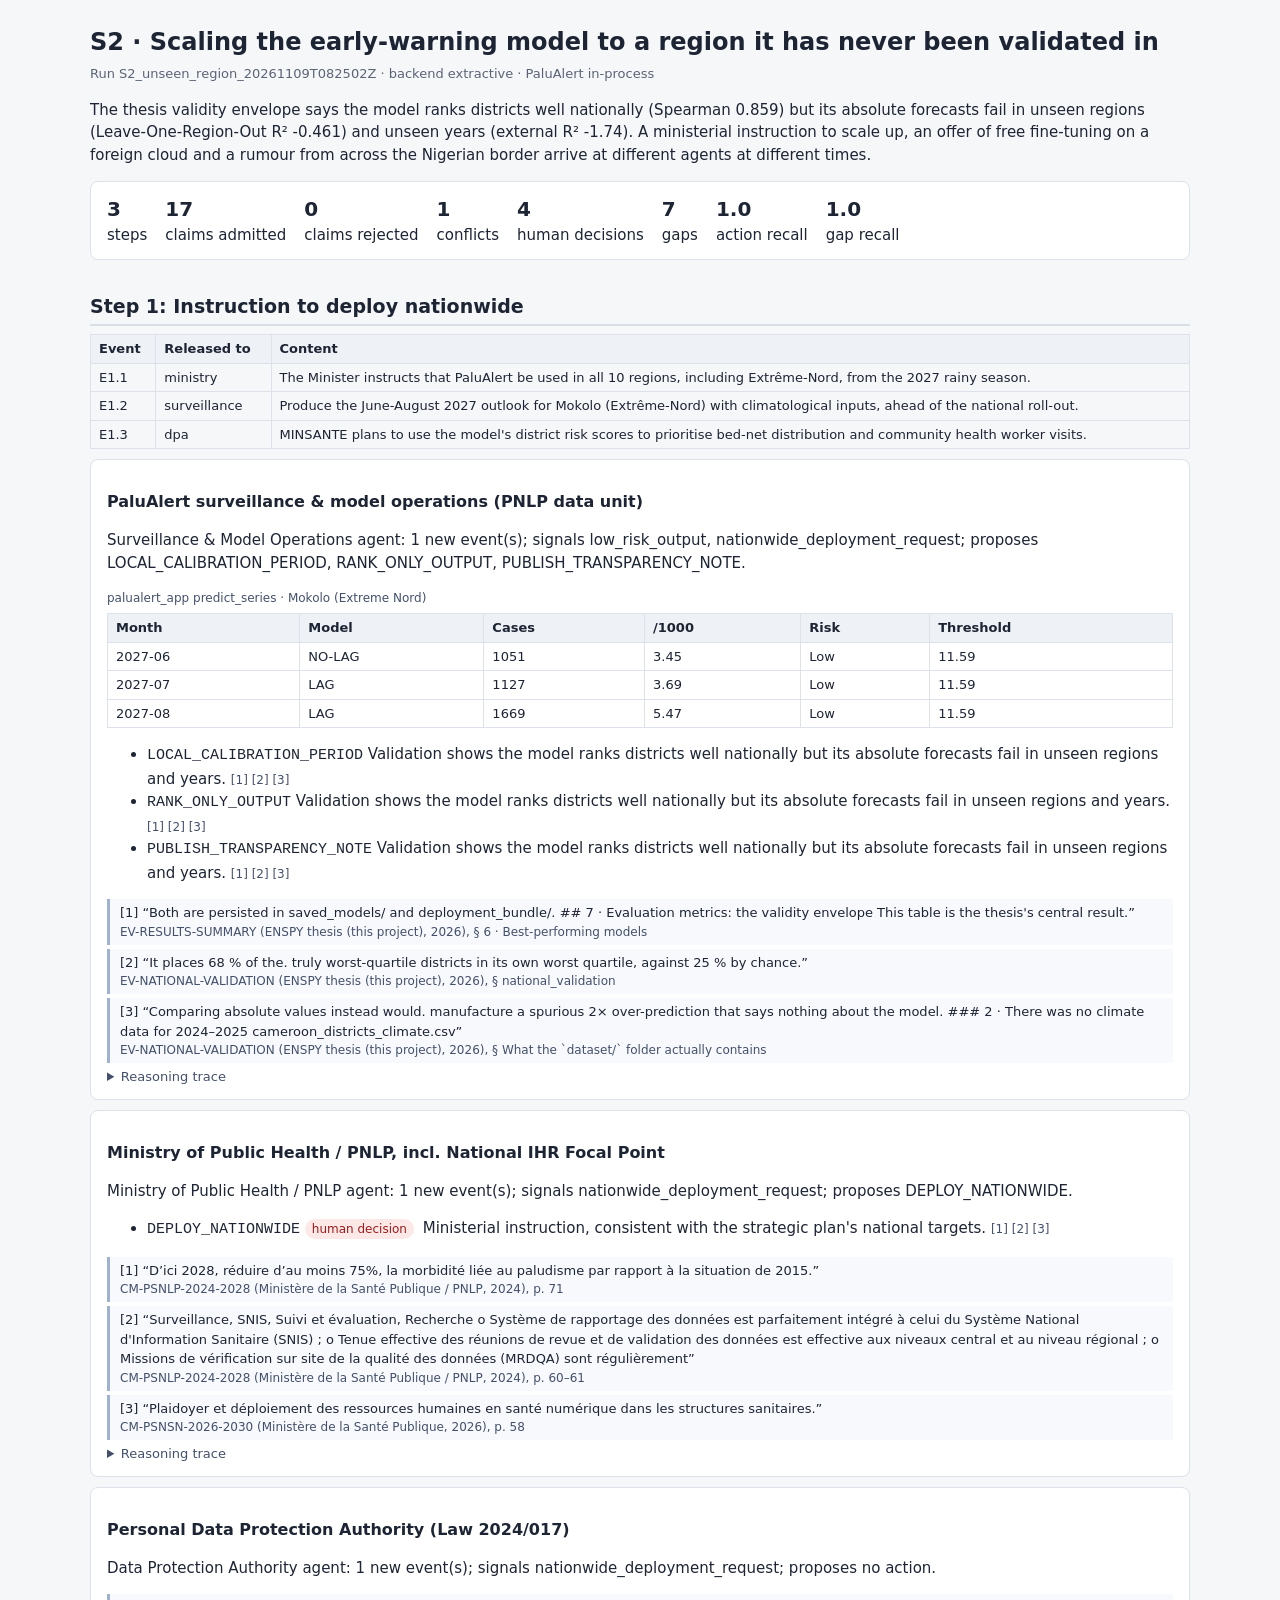
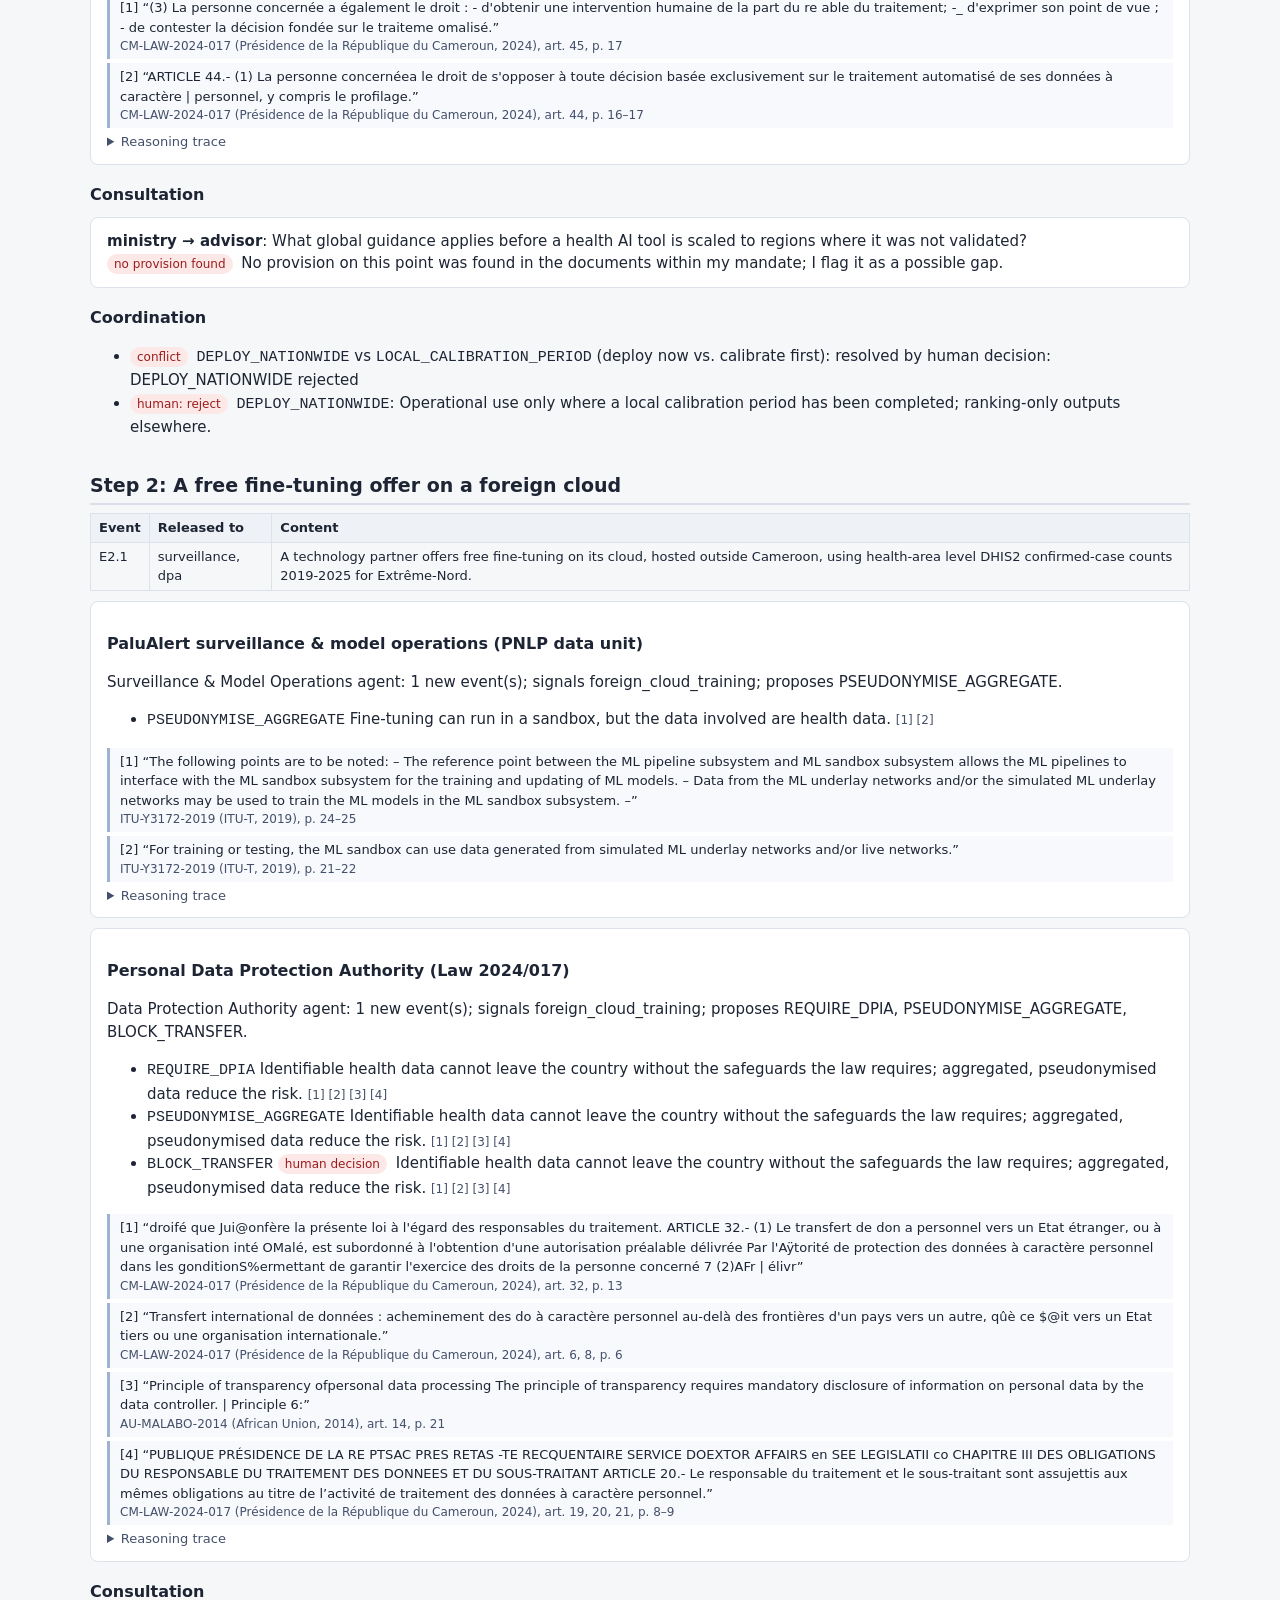
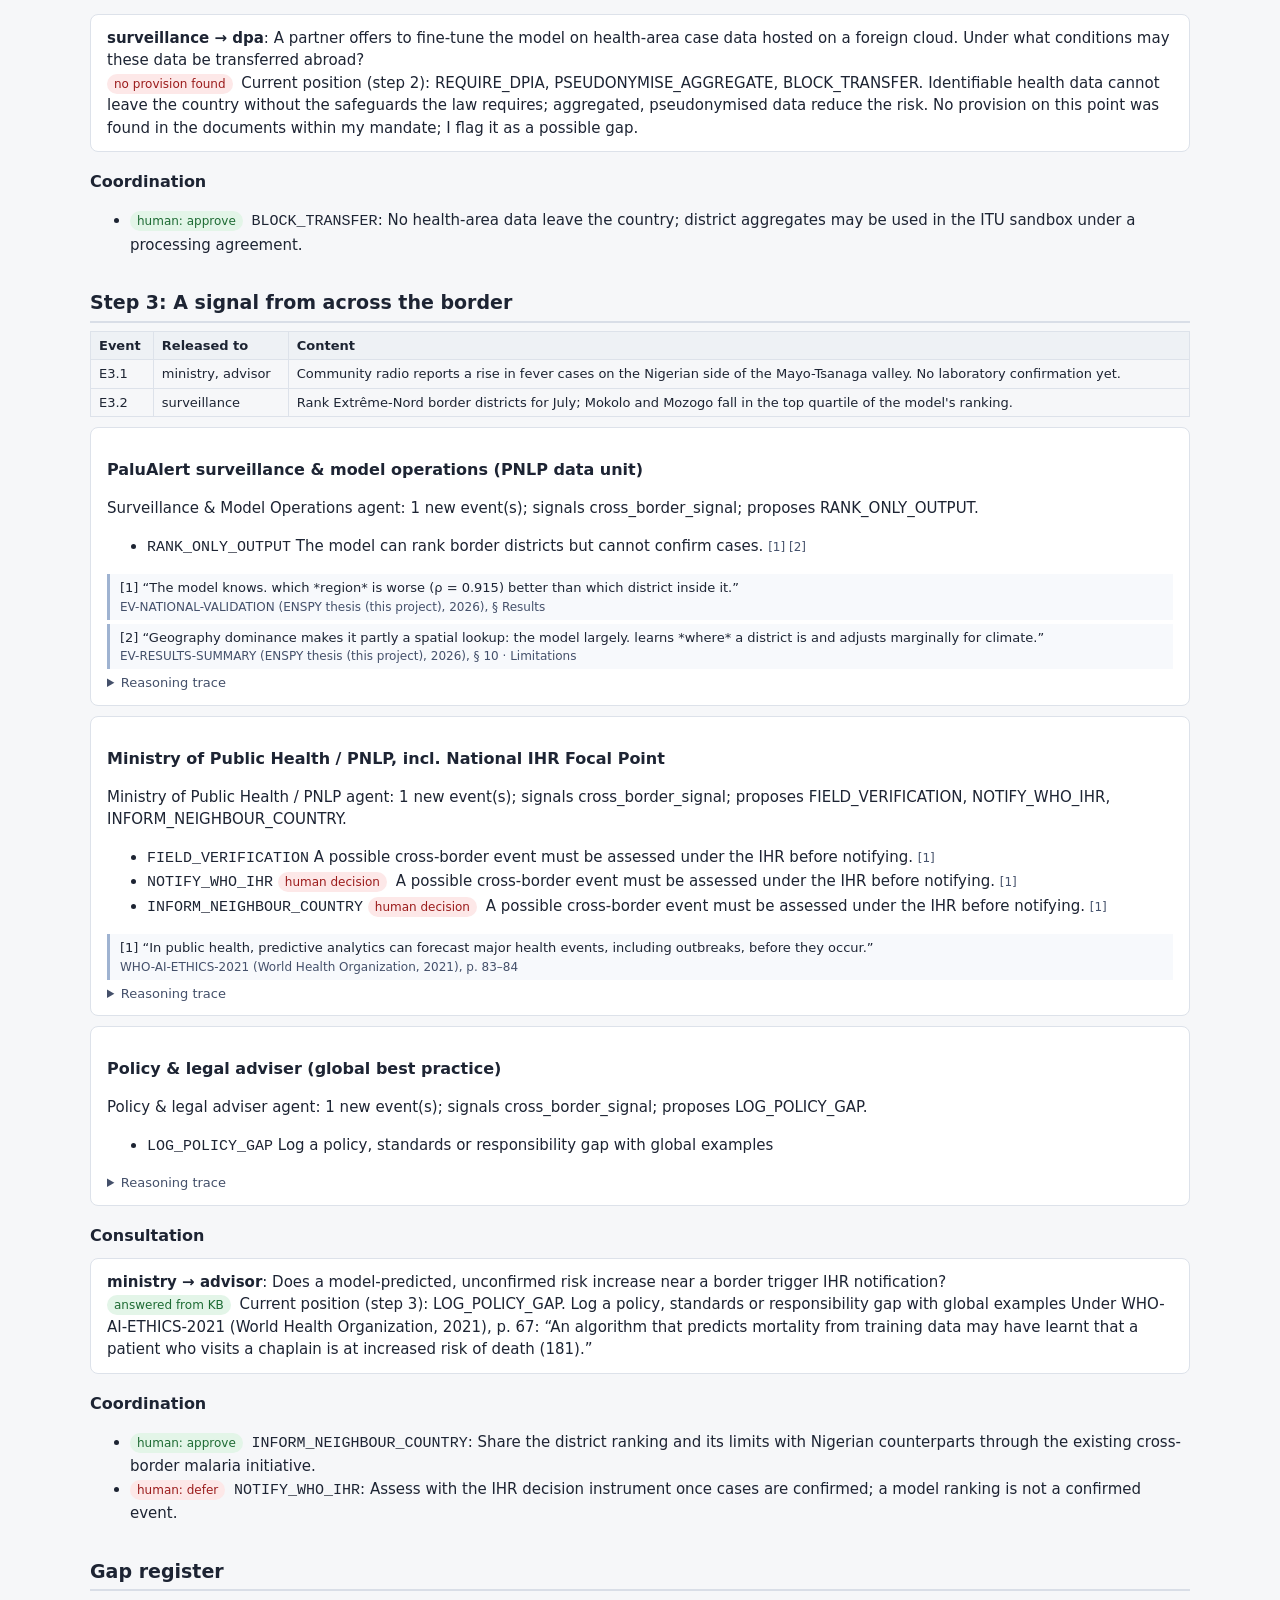
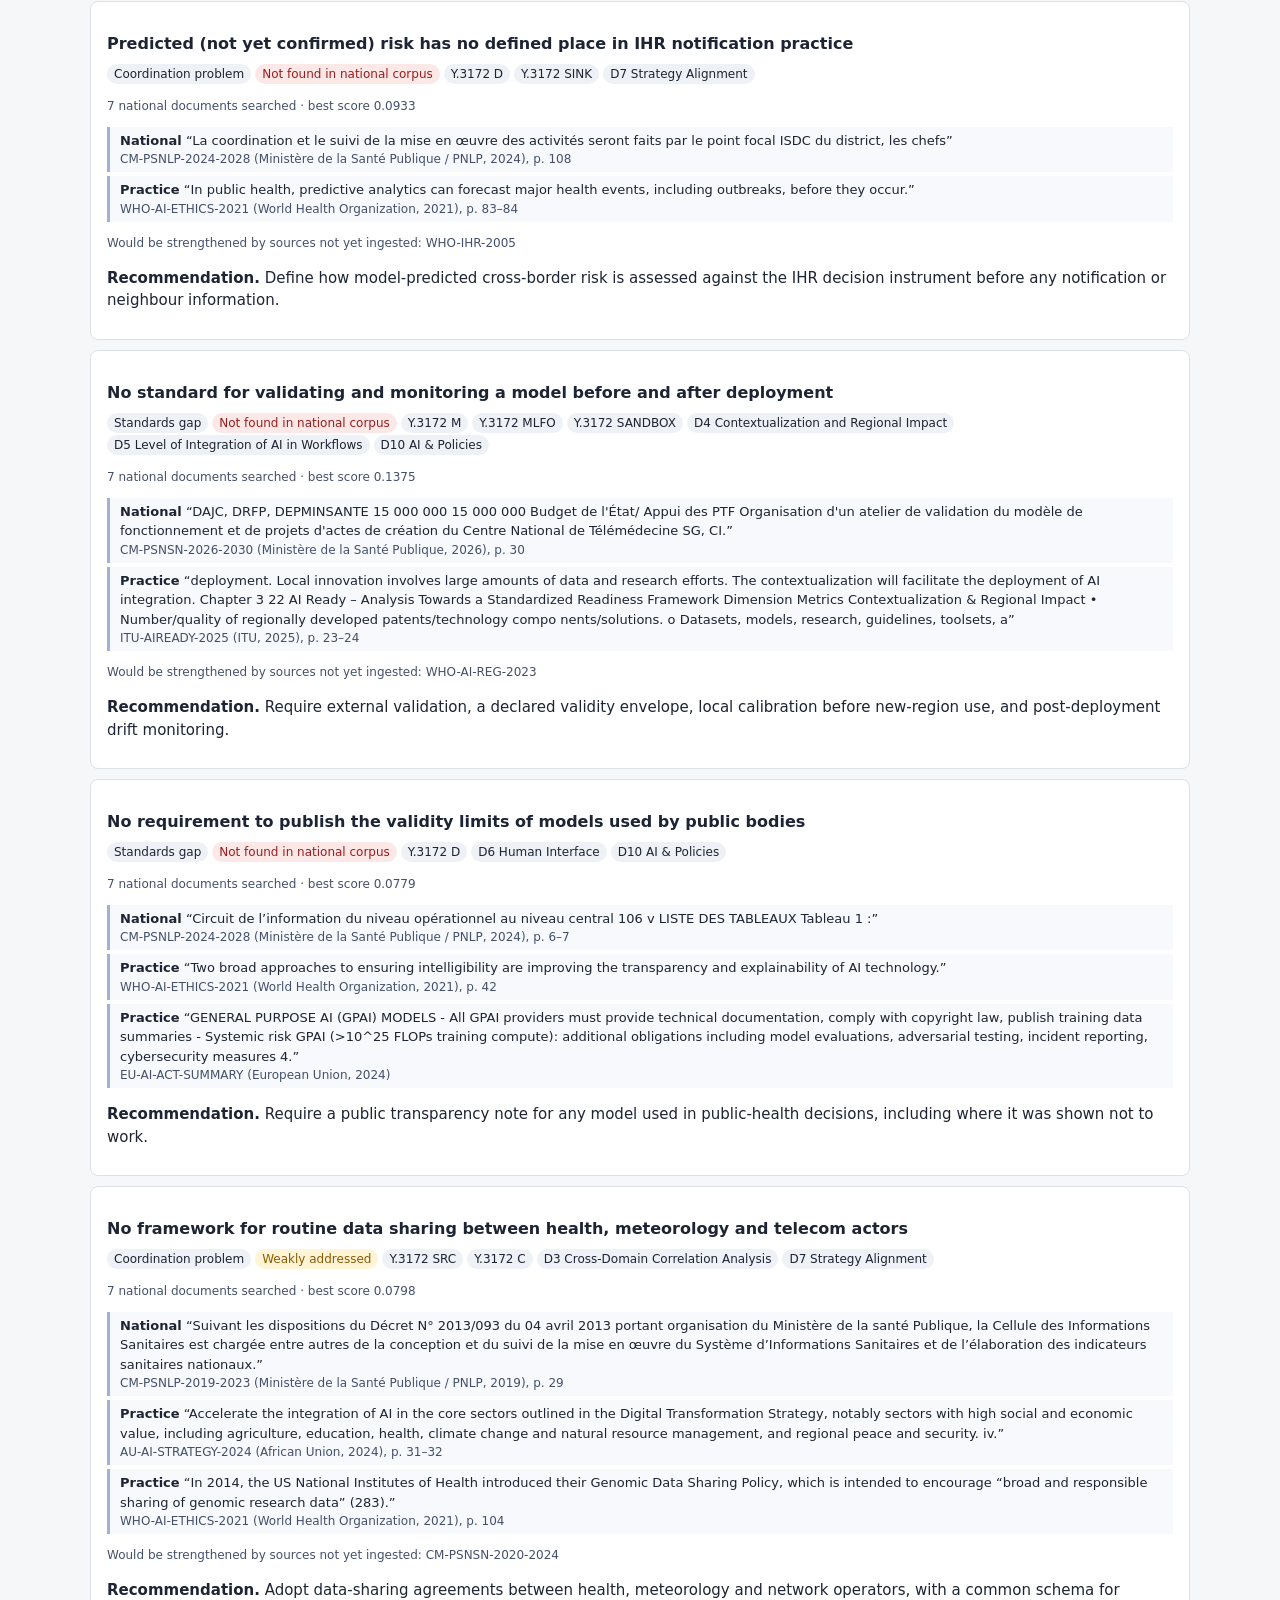
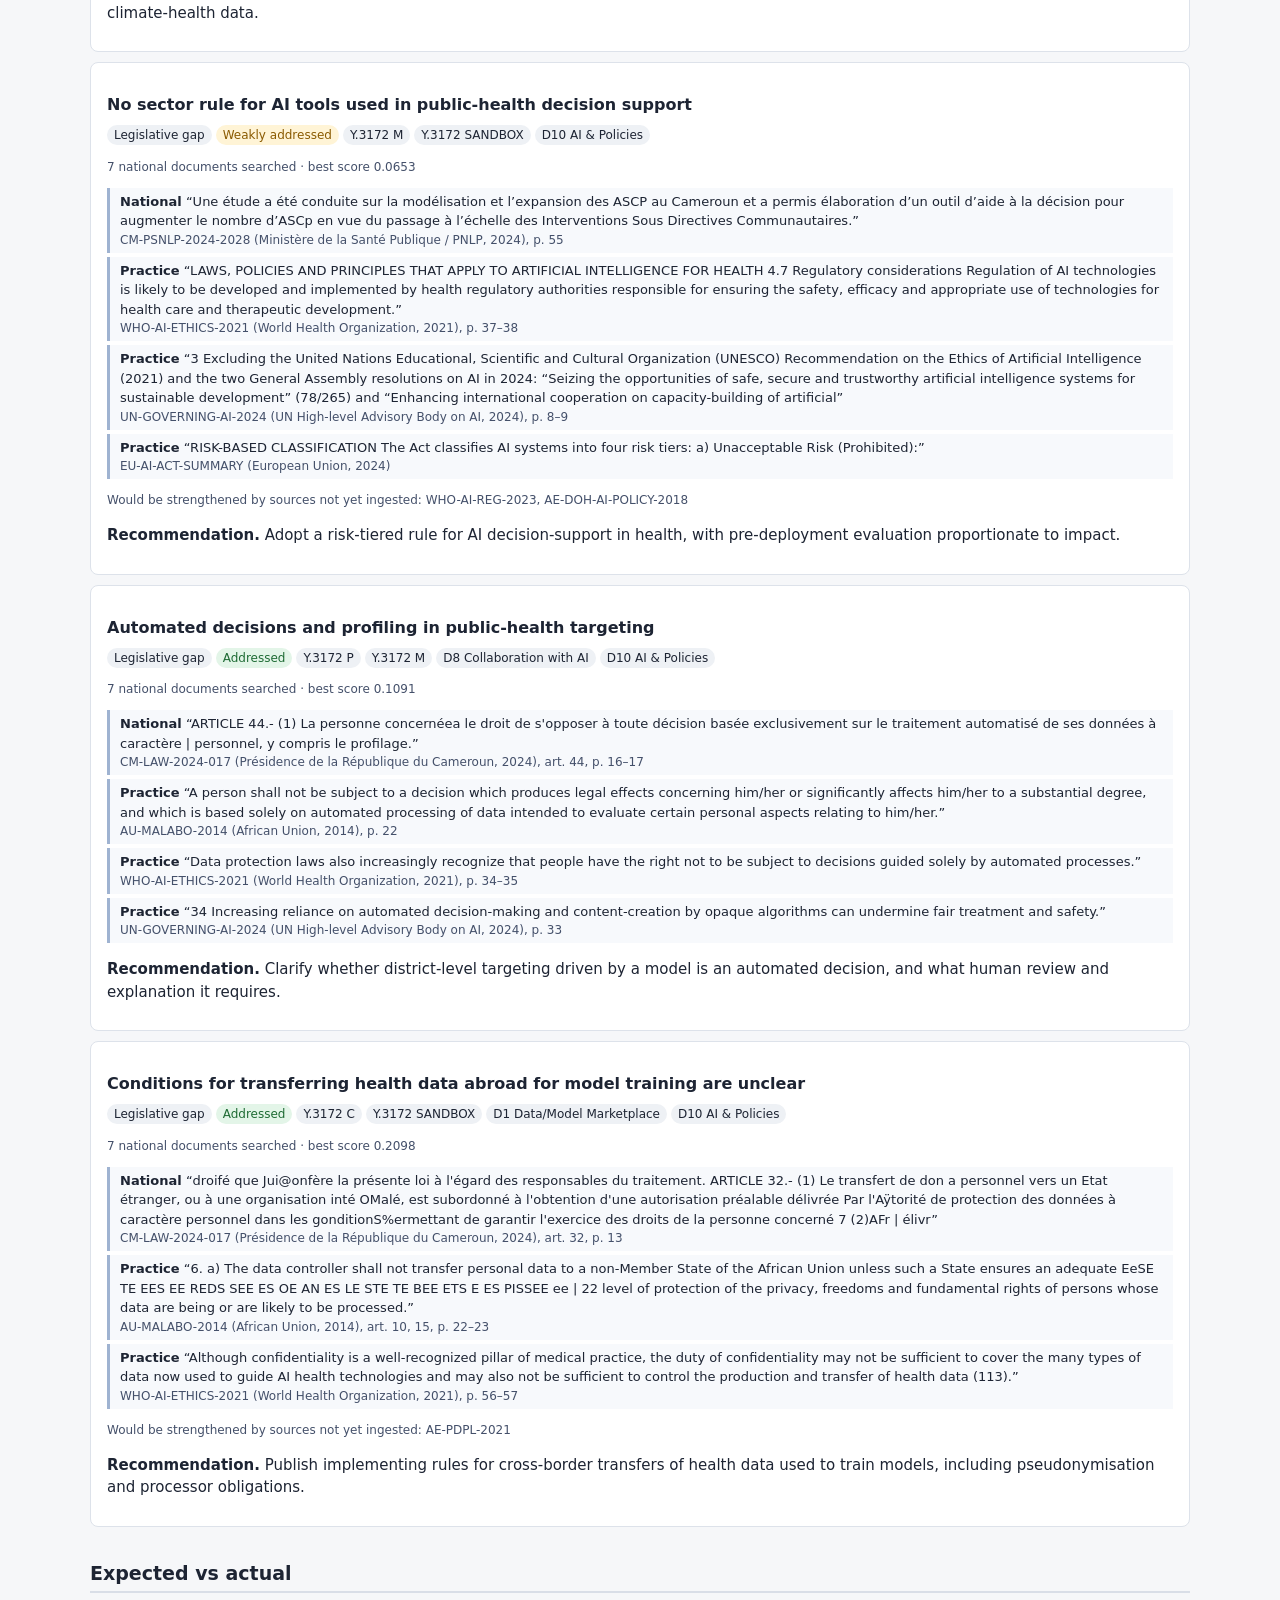
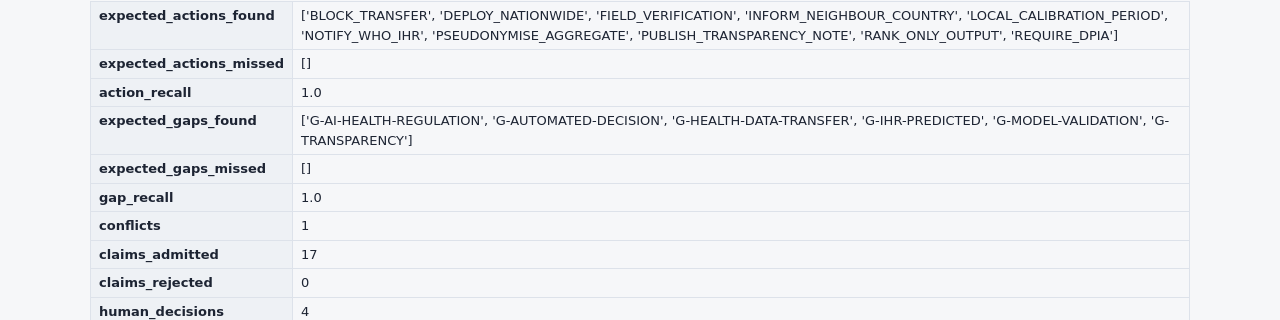
<file: policy_agents/outputs/S2_unseen_region_20261109T082502Z/report.html>
<!DOCTYPE html><html lang='en'><head><meta charset='utf-8'><title>S2 · Scaling the early-warning model to a region it has never been validated in</title><style>
body{font:15px/1.5 system-ui,Segoe UI,Arial,sans-serif;margin:0;color:#1d2433;background:#f6f7f9}
main{max-width:1100px;margin:auto;padding:24px}
h1{font-size:24px;margin:0 0 4px} h2{font-size:19px;margin:32px 0 8px;border-bottom:2px solid #d9dee7;padding-bottom:4px}
h3{font-size:16px;margin:18px 0 6px} .meta{color:#5b6475;font-size:13px}
.card{background:#fff;border:1px solid #dde2ea;border-radius:8px;padding:12px 16px;margin:10px 0}
table{border-collapse:collapse;width:100%;font-size:13px;margin:6px 0}
th,td{border:1px solid #dde2ea;padding:4px 8px;text-align:left;vertical-align:top} th{background:#eef1f5}
.tag{display:inline-block;font-size:12px;padding:1px 7px;border-radius:10px;background:#eef1f5;margin-right:4px}
.hi{background:#fde8e8;color:#9b1c1c} .ok{background:#e3f5e8;color:#1e6b34} .weak{background:#fff4d6;color:#8a5a00}
.absent{background:#fde8e8;color:#9b1c1c} .addressed{background:#e3f5e8;color:#1e6b34}
blockquote{margin:4px 0 4px 0;padding:4px 10px;border-left:3px solid #9fb3d1;background:#f7f9fc;font-size:13px}
.cite{font-size:12px;color:#44506a} details{font-size:13px;color:#44506a}
.kpi{display:inline-block;margin-right:18px} .kpi b{font-size:20px;display:block}
</style></head><body><main><h1>S2 · Scaling the early-warning model to a region it has never been validated in</h1><div class='meta'>Run S2_unseen_region_20261109T082502Z · backend extractive  · PaluAlert in-process</div><p>The thesis validity envelope says the model ranks districts well nationally (Spearman 0.859) but its absolute forecasts fail in unseen regions (Leave-One-Region-Out R² -0.461) and unseen years (external R² -1.74). A ministerial instruction to scale up, an offer of free fine-tuning on a foreign cloud and a rumour from across the Nigerian border arrive at different agents at different times.
</p><div class='card'><span class='kpi'><b>3</b>steps</span><span class='kpi'><b>17</b>claims admitted</span><span class='kpi'><b>0</b>claims rejected</span><span class='kpi'><b>1</b>conflicts</span><span class='kpi'><b>4</b>human decisions</span><span class='kpi'><b>7</b>gaps</span><span class='kpi'><b>1.0</b>action recall</span><span class='kpi'><b>1.0</b>gap recall</span></div><h2>Step 1: Instruction to deploy nationwide</h2><table><tr><th>Event</th><th>Released to</th><th>Content</th></tr><tr><td>E1.1</td><td>ministry</td><td>The Minister instructs that PaluAlert be used in all 10 regions, including Extrême-Nord, from the 2027 rainy season.
</td></tr><tr><td>E1.2</td><td>surveillance</td><td>Produce the June-August 2027 outlook for Mokolo (Extrême-Nord) with climatological inputs, ahead of the national roll-out.
</td></tr><tr><td>E1.3</td><td>dpa</td><td>MINSANTE plans to use the model&#x27;s district risk scores to prioritise bed-net distribution and community health worker visits.
</td></tr></table><div class='card'><h3>PaluAlert surveillance &amp; model operations (PNLP data unit)</h3><p>Surveillance &amp; Model Operations agent: 1 new event(s); signals low_risk_output, nationwide_deployment_request; proposes LOCAL_CALIBRATION_PERIOD, RANK_ONLY_OUTPUT, PUBLISH_TRANSPARENCY_NOTE.</p><div class='cite'>palualert_app predict_series · Mokolo (Extreme Nord)</div><table><tr><th>Month</th><th>Model</th><th>Cases</th><th>/1000</th><th>Risk</th><th>Threshold</th></tr><tr><td>2027-06</td><td>NO-LAG</td><td>1051</td><td>3.45</td><td>Low</td><td>11.59</td></tr><tr><td>2027-07</td><td>LAG</td><td>1127</td><td>3.69</td><td>Low</td><td>11.59</td></tr><tr><td>2027-08</td><td>LAG</td><td>1669</td><td>5.47</td><td>Low</td><td>11.59</td></tr></table><ul><li><code>LOCAL_CALIBRATION_PERIOD</code>  Validation shows the model ranks districts well nationally but its absolute forecasts fail in unseen regions and years. <span class='cite'>[1] [2] [3]</span></li><li><code>RANK_ONLY_OUTPUT</code>  Validation shows the model ranks districts well nationally but its absolute forecasts fail in unseen regions and years. <span class='cite'>[1] [2] [3]</span></li><li><code>PUBLISH_TRANSPARENCY_NOTE</code>  Validation shows the model ranks districts well nationally but its absolute forecasts fail in unseen regions and years. <span class='cite'>[1] [2] [3]</span></li></ul><blockquote>[1] “Both are persisted in saved_models/ and deployment_bundle/. ## 7 · Evaluation metrics: the validity envelope This table is the thesis&#x27;s central result.”<div class='cite'>EV-RESULTS-SUMMARY (ENSPY thesis (this project), 2026), § 6 · Best-performing models</div></blockquote><blockquote>[2] “It places 68 % of the. truly worst-quartile districts in its own worst quartile, against 25 % by chance.”<div class='cite'>EV-NATIONAL-VALIDATION (ENSPY thesis (this project), 2026), § national_validation</div></blockquote><blockquote>[3] “Comparing absolute values instead would. manufacture a spurious 2× over-prediction that says nothing about the model. ### 2 · There was no climate data for 2024–2025 cameroon_districts_climate.csv”<div class='cite'>EV-NATIONAL-VALIDATION (ENSPY thesis (this project), 2026), § What the `dataset/` folder actually contains</div></blockquote><details><summary>Reasoning trace</summary><ul><li>Known events up to step 1: E1.2</li><li>New this step: E1.2 (tasking)</li><li>Signals: low_risk_output, nationwide_deployment_request</li><li>Rule &#x27;nationwide_deployment_request&#x27; matched -&gt; actions [&#x27;LOCAL_CALIBRATION_PERIOD&#x27;, &#x27;RANK_ONLY_OUTPUT&#x27;, &#x27;PUBLISH_TRANSPARENCY_NOTE&#x27;]</li><li>Retrieved 1 chunk(s) for: Leave-One-Region-Out deployment in an unseen region</li><li>Retrieved 2 chunk(s) for: ranks district burden Spearman worst-quartile absolute prediction fails</li><li>Retrieved 0 chunk(s) for: do not deploy to a new region without a local calibration period</li><li>Evidence gate: 3 claim(s) admitted, 0 rejected</li></ul></details></div><div class='card'><h3>Ministry of Public Health / PNLP, incl. National IHR Focal Point</h3><p>Ministry of Public Health / PNLP agent: 1 new event(s); signals nationwide_deployment_request; proposes DEPLOY_NATIONWIDE.</p><ul><li><code>DEPLOY_NATIONWIDE</code> <span class='tag hi'>human decision</span> Ministerial instruction, consistent with the strategic plan&#x27;s national targets. <span class='cite'>[1] [2] [3]</span></li></ul><blockquote>[1] “D’ici 2028, réduire d’au moins 75%, la morbidité liée au paludisme par rapport à la situation de 2015.”<div class='cite'>CM-PSNLP-2024-2028 (Ministère de la Santé Publique / PNLP, 2024), p. 71</div></blockquote><blockquote>[2] “Surveillance, SNIS, Suivi et évaluation, Recherche o Système de rapportage des données est parfaitement intégré à celui du Système National d&#x27;Information Sanitaire (SNIS) ; o Tenue effective des réunions de revue et de validation des données est effective aux niveaux central et au niveau régional ; o Missions de vérification sur site de la qualité des données (MRDQA) sont régulièrement”<div class='cite'>CM-PSNLP-2024-2028 (Ministère de la Santé Publique / PNLP, 2024), p. 60–61</div></blockquote><blockquote>[3] “Plaidoyer et déploiement des ressources humaines en santé numérique dans les structures sanitaires.”<div class='cite'>CM-PSNSN-2026-2030 (Ministère de la Santé Publique, 2026), p. 58</div></blockquote><details><summary>Reasoning trace</summary><ul><li>Known events up to step 1: E1.1</li><li>New this step: E1.1 (instruction)</li><li>Signals: nationwide_deployment_request</li><li>Rule &#x27;nationwide_deployment_request&#x27; matched -&gt; actions [&#x27;DEPLOY_NATIONWIDE&#x27;], consult [&#x27;advisor&#x27;]</li><li>Retrieved 2 chunk(s) for: réduire la morbidité liée au paludisme d&#x27;ici 2028</li><li>Retrieved 2 chunk(s) for: santé numérique système d&#x27;information sanitaire déploiement national</li><li>Evidence gate: 3 claim(s) admitted, 0 rejected</li><li>High-impact actions routed to human decision: DEPLOY_NATIONWIDE</li></ul></details></div><div class='card'><h3>Personal Data Protection Authority (Law 2024/017)</h3><p>Data Protection Authority agent: 1 new event(s); signals nationwide_deployment_request; proposes no action.</p><blockquote>[1] “(3) La personne concernée a également le droit : - d&#x27;obtenir une intervention humaine de la part du re able du traitement; -_ d&#x27;exprimer son point de vue ; - de contester la décision fondée sur le traiteme omalisé.”<div class='cite'>CM-LAW-2024-017 (Présidence de la République du Cameroun, 2024), art. 45, p. 17</div></blockquote><blockquote>[2] “ARTICLE 44.- (1) La personne concernéea le droit de s&#x27;opposer à toute décision basée exclusivement sur le traitement automatisé de ses données à caractère | personnel, y compris le profilage.”<div class='cite'>CM-LAW-2024-017 (Présidence de la République du Cameroun, 2024), art. 44, p. 16–17</div></blockquote><details><summary>Reasoning trace</summary><ul><li>Known events up to step 1: E1.3</li><li>New this step: E1.3 (plan)</li><li>Signals: nationwide_deployment_request</li><li>Rule &#x27;nationwide_deployment_request&#x27; matched -&gt; actions -</li><li>Retrieved 2 chunk(s) for: décision produisant des effets juridiques fondée sur un traitement automatisé</li><li>Evidence gate: 2 claim(s) admitted, 0 rejected</li></ul></details></div><h3>Consultation</h3><div class='card'><b>ministry → advisor</b>: What global guidance applies before a health AI tool is scaled to regions where it was not validated?<br><span class='tag hi'>no provision found</span> No provision on this point was found in the documents within my mandate; I flag it as a possible gap.</div><h3>Coordination</h3><ul><li><span class='tag hi'>conflict</span> <code>DEPLOY_NATIONWIDE</code> vs <code>LOCAL_CALIBRATION_PERIOD</code> (deploy now vs. calibrate first): resolved by human decision: DEPLOY_NATIONWIDE rejected</li><li><span class='tag hi'>human: reject</span> <code>DEPLOY_NATIONWIDE</code>: Operational use only where a local calibration period has been completed; ranking-only outputs elsewhere.</li></ul><h2>Step 2: A free fine-tuning offer on a foreign cloud</h2><table><tr><th>Event</th><th>Released to</th><th>Content</th></tr><tr><td>E2.1</td><td>surveillance, dpa</td><td>A technology partner offers free fine-tuning on its cloud, hosted outside Cameroon, using health-area level DHIS2 confirmed-case counts 2019-2025 for Extrême-Nord.
</td></tr></table><div class='card'><h3>PaluAlert surveillance &amp; model operations (PNLP data unit)</h3><p>Surveillance &amp; Model Operations agent: 1 new event(s); signals foreign_cloud_training; proposes PSEUDONYMISE_AGGREGATE.</p><ul><li><code>PSEUDONYMISE_AGGREGATE</code>  Fine-tuning can run in a sandbox, but the data involved are health data. <span class='cite'>[1] [2]</span></li></ul><blockquote>[1] “The following points are to be noted: – The reference point between the ML pipeline subsystem and ML sandbox subsystem allows the ML pipelines to interface with the ML sandbox subsystem for the training and updating of ML models. – Data from the ML underlay networks and/or the simulated ML underlay networks may be used to train the ML models in the ML sandbox subsystem. –”<div class='cite'>ITU-Y3172-2019 (ITU-T, 2019), p. 24–25</div></blockquote><blockquote>[2] “For training or testing, the ML sandbox can use data generated from simulated ML underlay networks and/or live networks.”<div class='cite'>ITU-Y3172-2019 (ITU-T, 2019), p. 21–22</div></blockquote><details><summary>Reasoning trace</summary><ul><li>Known events up to step 2: E1.2, E2.1</li><li>New this step: E2.1 (offer)</li><li>Signals: foreign_cloud_training</li><li>Rule &#x27;foreign_cloud_training&#x27; matched -&gt; actions [&#x27;PSEUDONYMISE_AGGREGATE&#x27;], consult [&#x27;dpa&#x27;]</li><li>Retrieved 2 chunk(s) for: Y.3172 sandbox training testing before deployment</li><li>Evidence gate: 2 claim(s) admitted, 0 rejected</li></ul></details></div><div class='card'><h3>Personal Data Protection Authority (Law 2024/017)</h3><p>Data Protection Authority agent: 1 new event(s); signals foreign_cloud_training; proposes REQUIRE_DPIA, PSEUDONYMISE_AGGREGATE, BLOCK_TRANSFER.</p><ul><li><code>REQUIRE_DPIA</code>  Identifiable health data cannot leave the country without the safeguards the law requires; aggregated, pseudonymised data reduce the risk. <span class='cite'>[1] [2] [3] [4]</span></li><li><code>PSEUDONYMISE_AGGREGATE</code>  Identifiable health data cannot leave the country without the safeguards the law requires; aggregated, pseudonymised data reduce the risk. <span class='cite'>[1] [2] [3] [4]</span></li><li><code>BLOCK_TRANSFER</code> <span class='tag hi'>human decision</span> Identifiable health data cannot leave the country without the safeguards the law requires; aggregated, pseudonymised data reduce the risk. <span class='cite'>[1] [2] [3] [4]</span></li></ul><blockquote>[1] “droifé que Jui@onfère la présente loi à l&#x27;égard des responsables du traitement. ARTICLE 32.- (1) Le transfert de don a personnel vers un Etat étranger, ou à une organisation inté OMalé, est subordonné à l&#x27;obtention d&#x27;une autorisation préalable délivrée Par l&#x27;Aÿtorité de protection des données à caractère personnel dans les gonditionS%ermettant de garantir l&#x27;exercice des droits de la personne concerné 7 (2)AFr | élivr”<div class='cite'>CM-LAW-2024-017 (Présidence de la République du Cameroun, 2024), art. 32, p. 13</div></blockquote><blockquote>[2] “Transfert international de données : acheminement des do à caractère personnel au-delà des frontières d&#x27;un pays vers un autre, qûè ce $@it vers un Etat tiers ou une organisation internationale.”<div class='cite'>CM-LAW-2024-017 (Présidence de la République du Cameroun, 2024), art. 6, 8, p. 6</div></blockquote><blockquote>[3] “Principle of transparency ofpersonal data processing The principle of transparency requires mandatory disclosure of information on personal data by the data controller. | Principle 6:”<div class='cite'>AU-MALABO-2014 (African Union, 2014), art. 14, p. 21</div></blockquote><blockquote>[4] “PUBLIQUE PRÉSIDENCE DE LA RE PTSAC PRES RETAS -TE RECQUENTAIRE SERVICE DOEXTOR AFFAIRS en SEE LEGISLATII co CHAPITRE III DES OBLIGATIONS DU RESPONSABLE DU TRAITEMENT DES DONNEES ET DU SOUS-TRAITANT ARTICLE 20.- Le responsable du traitement et le sous-traitant sont assujettis aux mêmes obligations au titre de l’activité de traitement des données à caractère personnel.”<div class='cite'>CM-LAW-2024-017 (Présidence de la République du Cameroun, 2024), art. 19, 20, 21, p. 8–9</div></blockquote><details><summary>Reasoning trace</summary><ul><li>Known events up to step 2: E1.3, E2.1</li><li>New this step: E2.1 (offer)</li><li>Signals: foreign_cloud_training</li><li>Rule &#x27;foreign_cloud_training&#x27; matched -&gt; actions [&#x27;REQUIRE_DPIA&#x27;, &#x27;PSEUDONYMISE_AGGREGATE&#x27;, &#x27;BLOCK_TRANSFER&#x27;]</li><li>Retrieved 2 chunk(s) for: transfert de données à caractère personnel vers un pays tiers niveau de protection</li><li>Retrieved 2 chunk(s) for: données sensibles données de santé interdiction traitement exceptions</li><li>Retrieved 2 chunk(s) for: cross-border transfer of personal data adequate level of protection</li><li>Evidence gate: 4 claim(s) admitted, 0 rejected</li><li>High-impact actions routed to human decision: BLOCK_TRANSFER</li></ul></details></div><h3>Consultation</h3><div class='card'><b>surveillance → dpa</b>: A partner offers to fine-tune the model on health-area case data hosted on a foreign cloud. Under what conditions may these data be transferred abroad?<br><span class='tag hi'>no provision found</span> Current position (step 2): REQUIRE_DPIA, PSEUDONYMISE_AGGREGATE, BLOCK_TRANSFER. Identifiable health data cannot leave the country without the safeguards the law requires; aggregated, pseudonymised data reduce the risk. No provision on this point was found in the documents within my mandate; I flag it as a possible gap.</div><h3>Coordination</h3><ul><li><span class='tag ok'>human: approve</span> <code>BLOCK_TRANSFER</code>: No health-area data leave the country; district aggregates may be used in the ITU sandbox under a processing agreement.</li></ul><h2>Step 3: A signal from across the border</h2><table><tr><th>Event</th><th>Released to</th><th>Content</th></tr><tr><td>E3.1</td><td>ministry, advisor</td><td>Community radio reports a rise in fever cases on the Nigerian side of the Mayo-Tsanaga valley. No laboratory confirmation yet.
</td></tr><tr><td>E3.2</td><td>surveillance</td><td>Rank Extrême-Nord border districts for July; Mokolo and Mozogo fall in the top quartile of the model&#x27;s ranking.
</td></tr></table><div class='card'><h3>PaluAlert surveillance &amp; model operations (PNLP data unit)</h3><p>Surveillance &amp; Model Operations agent: 1 new event(s); signals cross_border_signal; proposes RANK_ONLY_OUTPUT.</p><ul><li><code>RANK_ONLY_OUTPUT</code>  The model can rank border districts but cannot confirm cases. <span class='cite'>[1] [2]</span></li></ul><blockquote>[1] “The model knows. which *region* is worse (ρ = 0.915) better than which district inside it.”<div class='cite'>EV-NATIONAL-VALIDATION (ENSPY thesis (this project), 2026), § Results</div></blockquote><blockquote>[2] “Geography dominance makes it partly a spatial lookup: the model largely. learns *where* a district is and adjusts marginally for climate.”<div class='cite'>EV-RESULTS-SUMMARY (ENSPY thesis (this project), 2026), § 10 · Limitations</div></blockquote><details><summary>Reasoning trace</summary><ul><li>Known events up to step 3: E1.2, E2.1, E3.2</li><li>New this step: E3.2 (tasking)</li><li>Signals: cross_border_signal</li><li>Rule &#x27;cross_border_signal&#x27; matched -&gt; actions [&#x27;RANK_ONLY_OUTPUT&#x27;]</li><li>Retrieved 2 chunk(s) for: between-region ranking geography dominance</li><li>Evidence gate: 2 claim(s) admitted, 0 rejected</li></ul></details></div><div class='card'><h3>Ministry of Public Health / PNLP, incl. National IHR Focal Point</h3><p>Ministry of Public Health / PNLP agent: 1 new event(s); signals cross_border_signal; proposes FIELD_VERIFICATION, NOTIFY_WHO_IHR, INFORM_NEIGHBOUR_COUNTRY.</p><ul><li><code>FIELD_VERIFICATION</code>  A possible cross-border event must be assessed under the IHR before notifying. <span class='cite'>[1]</span></li><li><code>NOTIFY_WHO_IHR</code> <span class='tag hi'>human decision</span> A possible cross-border event must be assessed under the IHR before notifying. <span class='cite'>[1]</span></li><li><code>INFORM_NEIGHBOUR_COUNTRY</code> <span class='tag hi'>human decision</span> A possible cross-border event must be assessed under the IHR before notifying. <span class='cite'>[1]</span></li></ul><blockquote>[1] “In public health, predictive analytics can forecast major health events, including outbreaks, before they occur.”<div class='cite'>WHO-AI-ETHICS-2021 (World Health Organization, 2021), p. 83–84</div></blockquote><details><summary>Reasoning trace</summary><ul><li>Known events up to step 3: E1.1, E3.1</li><li>New this step: E3.1 (rumour)</li><li>Signals: cross_border_signal</li><li>Rule &#x27;cross_border_signal&#x27; matched -&gt; actions [&#x27;FIELD_VERIFICATION&#x27;, &#x27;NOTIFY_WHO_IHR&#x27;, &#x27;INFORM_NEIGHBOUR_COUNTRY&#x27;], consult [&#x27;advisor&#x27;]</li><li>Retrieved 2 chunk(s) for: notification events public health emergency of international concern 24 hours</li><li>Retrieved 1 chunk(s) for: collaboration transfrontalière pays voisins paludisme</li><li>Evidence gate: 1 claim(s) admitted, 0 rejected</li><li>High-impact actions routed to human decision: NOTIFY_WHO_IHR, INFORM_NEIGHBOUR_COUNTRY</li></ul></details></div><div class='card'><h3>Policy &amp; legal adviser (global best practice)</h3><p>Policy &amp; legal adviser agent: 1 new event(s); signals cross_border_signal; proposes LOG_POLICY_GAP.</p><ul><li><code>LOG_POLICY_GAP</code>  Log a policy, standards or responsibility gap with global examples <span class='cite'></span></li></ul><details><summary>Reasoning trace</summary><ul><li>Known events up to step 3: E3.1</li><li>New this step: E3.1 (rumour)</li><li>Signals: cross_border_signal</li><li>Rule &#x27;cross_border_signal&#x27; matched -&gt; actions [&#x27;LOG_POLICY_GAP&#x27;]</li><li>Retrieved 0 chunk(s) for: International Health Regulations notification assessment of events</li><li>Evidence gate: 0 claim(s) admitted, 0 rejected</li></ul></details></div><h3>Consultation</h3><div class='card'><b>ministry → advisor</b>: Does a model-predicted, unconfirmed risk increase near a border trigger IHR notification?<br><span class='tag ok'>answered from KB</span> Current position (step 3): LOG_POLICY_GAP. Log a policy, standards or responsibility gap with global examples Under WHO-AI-ETHICS-2021 (World Health Organization, 2021), p. 67: “An algorithm that predicts mortality from training data may have learnt that a patient who visits a chaplain is at increased risk of death (181).”</div><h3>Coordination</h3><ul><li><span class='tag ok'>human: approve</span> <code>INFORM_NEIGHBOUR_COUNTRY</code>: Share the district ranking and its limits with Nigerian counterparts through the existing cross-border malaria initiative.</li><li><span class='tag hi'>human: defer</span> <code>NOTIFY_WHO_IHR</code>: Assess with the IHR decision instrument once cases are confirmed; a model ranking is not a confirmed event.</li></ul><h2>Gap register</h2><div class='card'><h3>Predicted (not yet confirmed) risk has no defined place in IHR notification practice</h3><span class='tag'>Coordination problem</span><span class='tag absent'>Not found in national corpus</span><span class='tag' title='Distributor - delivers outputs (API, dashboard, alerts)'>Y.3172 D</span><span class='tag' title='Sink - the target of the output (district health teams, PNLP)'>Y.3172 SINK</span><span class='tag'>D7 Strategy Alignment</span><p class='cite'>7 national documents searched · best score 0.0933</p><blockquote><b>National</b> “La coordination et le suivi de la mise en œuvre des activités seront faits par le point focal ISDC du district, les chefs”<div class='cite'>CM-PSNLP-2024-2028 (Ministère de la Santé Publique / PNLP, 2024), p. 108</div></blockquote><blockquote><b>Practice</b> “In public health, predictive analytics can forecast major health events, including outbreaks, before they occur.”<div class='cite'>WHO-AI-ETHICS-2021 (World Health Organization, 2021), p. 83–84</div></blockquote><p class='cite'>Would be strengthened by sources not yet ingested: WHO-IHR-2005</p><p><b>Recommendation.</b> Define how model-predicted cross-border risk is assessed against the IHR decision instrument before any notification or neighbour information.</p></div><div class='card'><h3>No standard for validating and monitoring a model before and after deployment</h3><span class='tag'>Standards gap</span><span class='tag absent'>Not found in national corpus</span><span class='tag' title='Model - the ML model (XGBoost NO-LAG / LAG chain)'>Y.3172 M</span><span class='tag' title='ML Function Orchestrator - pipeline placement, monitoring, model updates'>Y.3172 MLFO</span><span class='tag' title='ML sandbox - safe environment to train, validate and test before deployment'>Y.3172 SANDBOX</span><span class='tag'>D4 Contextualization and Regional Impact</span><span class='tag'>D5 Level of Integration of AI in Workflows</span><span class='tag'>D10 AI &amp; Policies</span><p class='cite'>7 national documents searched · best score 0.1375</p><blockquote><b>National</b> “DAJC, DRFP, DEPMINSANTE 15 000 000 15 000 000 Budget de l&#x27;État/ Appui des PTF Organisation d&#x27;un atelier de validation du modèle de fonctionnement et de projets d&#x27;actes de création du Centre National de Télémédecine SG, CI.”<div class='cite'>CM-PSNSN-2026-2030 (Ministère de la Santé Publique, 2026), p. 30</div></blockquote><blockquote><b>Practice</b> “deployment. Local innovation involves large amounts of data and research efforts. The contextualization will facilitate the deployment of AI integration. Chapter 3 22 AI Ready – Analysis Towards a Standardized Readiness Framework Dimension Metrics Contextualization &amp; Regional Impact • Number/quality of regionally developed patents/technology compo nents/solutions. o Datasets, models, research, guidelines, toolsets, a”<div class='cite'>ITU-AIREADY-2025 (ITU, 2025), p. 23–24</div></blockquote><p class='cite'>Would be strengthened by sources not yet ingested: WHO-AI-REG-2023</p><p><b>Recommendation.</b> Require external validation, a declared validity envelope, local calibration before new-region use, and post-deployment drift monitoring.</p></div><div class='card'><h3>No requirement to publish the validity limits of models used by public bodies</h3><span class='tag'>Standards gap</span><span class='tag absent'>Not found in national corpus</span><span class='tag' title='Distributor - delivers outputs (API, dashboard, alerts)'>Y.3172 D</span><span class='tag'>D6 Human Interface</span><span class='tag'>D10 AI &amp; Policies</span><p class='cite'>7 national documents searched · best score 0.0779</p><blockquote><b>National</b> “Circuit de l’information du niveau opérationnel au niveau central 106 v LISTE DES TABLEAUX Tableau 1 :”<div class='cite'>CM-PSNLP-2024-2028 (Ministère de la Santé Publique / PNLP, 2024), p. 6–7</div></blockquote><blockquote><b>Practice</b> “Two broad approaches to ensuring intelligibility are improving the transparency and explainability of AI technology.”<div class='cite'>WHO-AI-ETHICS-2021 (World Health Organization, 2021), p. 42</div></blockquote><blockquote><b>Practice</b> “GENERAL PURPOSE AI (GPAI) MODELS - All GPAI providers must provide technical documentation, comply with copyright law, publish training data summaries - Systemic risk GPAI (&gt;10^25 FLOPs training compute): additional obligations including model evaluations, adversarial testing, incident reporting, cybersecurity measures 4.”<div class='cite'>EU-AI-ACT-SUMMARY (European Union, 2024)</div></blockquote><p><b>Recommendation.</b> Require a public transparency note for any model used in public-health decisions, including where it was shown not to work.</p></div><div class='card'><h3>No framework for routine data sharing between health, meteorology and telecom actors</h3><span class='tag'>Coordination problem</span><span class='tag weak'>Weakly addressed</span><span class='tag' title='Source - where data is generated (IoT node, reanalysis, DHIS2)'>Y.3172 SRC</span><span class='tag' title='Collector - gathers data from sources (MQTT broker, API fetchers)'>Y.3172 C</span><span class='tag'>D3 Cross-Domain Correlation Analysis</span><span class='tag'>D7 Strategy Alignment</span><p class='cite'>7 national documents searched · best score 0.0798</p><blockquote><b>National</b> “Suivant les dispositions du Décret N° 2013/093 du 04 avril 2013 portant organisation du Ministère de la santé Publique, la Cellule des Informations Sanitaires est chargée entre autres de la conception et du suivi de la mise en œuvre du Système d’Informations Sanitaires et de l’élaboration des indicateurs sanitaires nationaux.”<div class='cite'>CM-PSNLP-2019-2023 (Ministère de la Santé Publique / PNLP, 2019), p. 29</div></blockquote><blockquote><b>Practice</b> “Accelerate the integration of AI in the core sectors outlined in the Digital Transformation Strategy, notably sectors with high social and economic value, including agriculture, education, health, climate change and natural resource management, and regional peace and security. iv.”<div class='cite'>AU-AI-STRATEGY-2024 (African Union, 2024), p. 31–32</div></blockquote><blockquote><b>Practice</b> “In 2014, the US National Institutes of Health introduced their Genomic Data Sharing Policy, which is intended to encourage “broad and responsible sharing of genomic research data” (283).”<div class='cite'>WHO-AI-ETHICS-2021 (World Health Organization, 2021), p. 104</div></blockquote><p class='cite'>Would be strengthened by sources not yet ingested: CM-PSNSN-2020-2024</p><p><b>Recommendation.</b> Adopt data-sharing agreements between health, meteorology and network operators, with a common schema for climate-health data.</p></div><div class='card'><h3>No sector rule for AI tools used in public-health decision support</h3><span class='tag'>Legislative gap</span><span class='tag weak'>Weakly addressed</span><span class='tag' title='Model - the ML model (XGBoost NO-LAG / LAG chain)'>Y.3172 M</span><span class='tag' title='ML sandbox - safe environment to train, validate and test before deployment'>Y.3172 SANDBOX</span><span class='tag'>D10 AI &amp; Policies</span><p class='cite'>7 national documents searched · best score 0.0653</p><blockquote><b>National</b> “Une étude a été conduite sur la modélisation et l’expansion des ASCP au Cameroun et a permis élaboration d’un outil d’aide à la décision pour augmenter le nombre d’ASCp en vue du passage à l’échelle des Interventions Sous Directives Communautaires.”<div class='cite'>CM-PSNLP-2024-2028 (Ministère de la Santé Publique / PNLP, 2024), p. 55</div></blockquote><blockquote><b>Practice</b> “LAWS, POLICIES AND PRINCIPLES THAT APPLY TO ARTIFICIAL INTELLIGENCE FOR HEALTH 4.7 Regulatory considerations Regulation of AI technologies is likely to be developed and implemented by health regulatory authorities responsible for ensuring the safety, efficacy and appropriate use of technologies for health care and therapeutic development.”<div class='cite'>WHO-AI-ETHICS-2021 (World Health Organization, 2021), p. 37–38</div></blockquote><blockquote><b>Practice</b> “3 Excluding the United Nations Educational, Scientific and Cultural Organization (UNESCO) Recommendation on the Ethics of Artificial Intelligence (2021) and the two General Assembly resolutions on AI in 2024: “Seizing the opportunities of safe, secure and trustworthy artificial intelligence systems for sustainable development” (78/265) and “Enhancing international cooperation on capacity-building of artificial”<div class='cite'>UN-GOVERNING-AI-2024 (UN High-level Advisory Body on AI, 2024), p. 8–9</div></blockquote><blockquote><b>Practice</b> “RISK-BASED CLASSIFICATION The Act classifies AI systems into four risk tiers: a) Unacceptable Risk (Prohibited):”<div class='cite'>EU-AI-ACT-SUMMARY (European Union, 2024)</div></blockquote><p class='cite'>Would be strengthened by sources not yet ingested: WHO-AI-REG-2023, AE-DOH-AI-POLICY-2018</p><p><b>Recommendation.</b> Adopt a risk-tiered rule for AI decision-support in health, with pre-deployment evaluation proportionate to impact.</p></div><div class='card'><h3>Automated decisions and profiling in public-health targeting</h3><span class='tag'>Legislative gap</span><span class='tag addressed'>Addressed</span><span class='tag' title='Policy - rules applied to model output (risk thresholds, validity envelope)'>Y.3172 P</span><span class='tag' title='Model - the ML model (XGBoost NO-LAG / LAG chain)'>Y.3172 M</span><span class='tag'>D8 Collaboration with AI</span><span class='tag'>D10 AI &amp; Policies</span><p class='cite'>7 national documents searched · best score 0.1091</p><blockquote><b>National</b> “ARTICLE 44.- (1) La personne concernéea le droit de s&#x27;opposer à toute décision basée exclusivement sur le traitement automatisé de ses données à caractère | personnel, y compris le profilage.”<div class='cite'>CM-LAW-2024-017 (Présidence de la République du Cameroun, 2024), art. 44, p. 16–17</div></blockquote><blockquote><b>Practice</b> “A person shall not be subject to a decision which produces legal effects concerning him/her or significantly affects him/her to a substantial degree, and which is based solely on automated processing of data intended to evaluate certain personal aspects relating to him/her.”<div class='cite'>AU-MALABO-2014 (African Union, 2014), p. 22</div></blockquote><blockquote><b>Practice</b> “Data protection laws also increasingly recognize that people have the right not to be subject to decisions guided solely by automated processes.”<div class='cite'>WHO-AI-ETHICS-2021 (World Health Organization, 2021), p. 34–35</div></blockquote><blockquote><b>Practice</b> “34 Increasing reliance on automated decision-making and content-creation by opaque algorithms can undermine fair treatment and safety.”<div class='cite'>UN-GOVERNING-AI-2024 (UN High-level Advisory Body on AI, 2024), p. 33</div></blockquote><p><b>Recommendation.</b> Clarify whether district-level targeting driven by a model is an automated decision, and what human review and explanation it requires.</p></div><div class='card'><h3>Conditions for transferring health data abroad for model training are unclear</h3><span class='tag'>Legislative gap</span><span class='tag addressed'>Addressed</span><span class='tag' title='Collector - gathers data from sources (MQTT broker, API fetchers)'>Y.3172 C</span><span class='tag' title='ML sandbox - safe environment to train, validate and test before deployment'>Y.3172 SANDBOX</span><span class='tag'>D1 Data/Model Marketplace</span><span class='tag'>D10 AI &amp; Policies</span><p class='cite'>7 national documents searched · best score 0.2098</p><blockquote><b>National</b> “droifé que Jui@onfère la présente loi à l&#x27;égard des responsables du traitement. ARTICLE 32.- (1) Le transfert de don a personnel vers un Etat étranger, ou à une organisation inté OMalé, est subordonné à l&#x27;obtention d&#x27;une autorisation préalable délivrée Par l&#x27;Aÿtorité de protection des données à caractère personnel dans les gonditionS%ermettant de garantir l&#x27;exercice des droits de la personne concerné 7 (2)AFr | élivr”<div class='cite'>CM-LAW-2024-017 (Présidence de la République du Cameroun, 2024), art. 32, p. 13</div></blockquote><blockquote><b>Practice</b> “6. a) The data controller shall not transfer personal data to a non-Member State of the African Union unless such a State ensures an adequate EeSE TE EES EE REDS SEE ES OE AN ES LE STE TE BEE ETS E ES PISSEE ee | 22 level of protection of the privacy, freedoms and fundamental rights of persons whose data are being or are likely to be processed.”<div class='cite'>AU-MALABO-2014 (African Union, 2014), art. 10, 15, p. 22–23</div></blockquote><blockquote><b>Practice</b> “Although confidentiality is a well-recognized pillar of medical practice, the duty of confidentiality may not be sufficient to cover the many types of data now used to guide AI health technologies and may also not be sufficient to control the production and transfer of health data (113).”<div class='cite'>WHO-AI-ETHICS-2021 (World Health Organization, 2021), p. 56–57</div></blockquote><p class='cite'>Would be strengthened by sources not yet ingested: AE-PDPL-2021</p><p><b>Recommendation.</b> Publish implementing rules for cross-border transfers of health data used to train models, including pseudonymisation and processor obligations.</p></div><h2>Expected vs actual</h2><table><tr><th>expected_actions_found</th><td>[&#x27;BLOCK_TRANSFER&#x27;, &#x27;DEPLOY_NATIONWIDE&#x27;, &#x27;FIELD_VERIFICATION&#x27;, &#x27;INFORM_NEIGHBOUR_COUNTRY&#x27;, &#x27;LOCAL_CALIBRATION_PERIOD&#x27;, &#x27;NOTIFY_WHO_IHR&#x27;, &#x27;PSEUDONYMISE_AGGREGATE&#x27;, &#x27;PUBLISH_TRANSPARENCY_NOTE&#x27;, &#x27;RANK_ONLY_OUTPUT&#x27;, &#x27;REQUIRE_DPIA&#x27;]</td></tr><tr><th>expected_actions_missed</th><td>[]</td></tr><tr><th>action_recall</th><td>1.0</td></tr><tr><th>expected_gaps_found</th><td>[&#x27;G-AI-HEALTH-REGULATION&#x27;, &#x27;G-AUTOMATED-DECISION&#x27;, &#x27;G-HEALTH-DATA-TRANSFER&#x27;, &#x27;G-IHR-PREDICTED&#x27;, &#x27;G-MODEL-VALIDATION&#x27;, &#x27;G-TRANSPARENCY&#x27;]</td></tr><tr><th>expected_gaps_missed</th><td>[]</td></tr><tr><th>gap_recall</th><td>1.0</td></tr><tr><th>conflicts</th><td>1</td></tr><tr><th>claims_admitted</th><td>17</td></tr><tr><th>claims_rejected</th><td>0</td></tr><tr><th>human_decisions</th><td>4</td></tr></table></main></body></html>
</file>
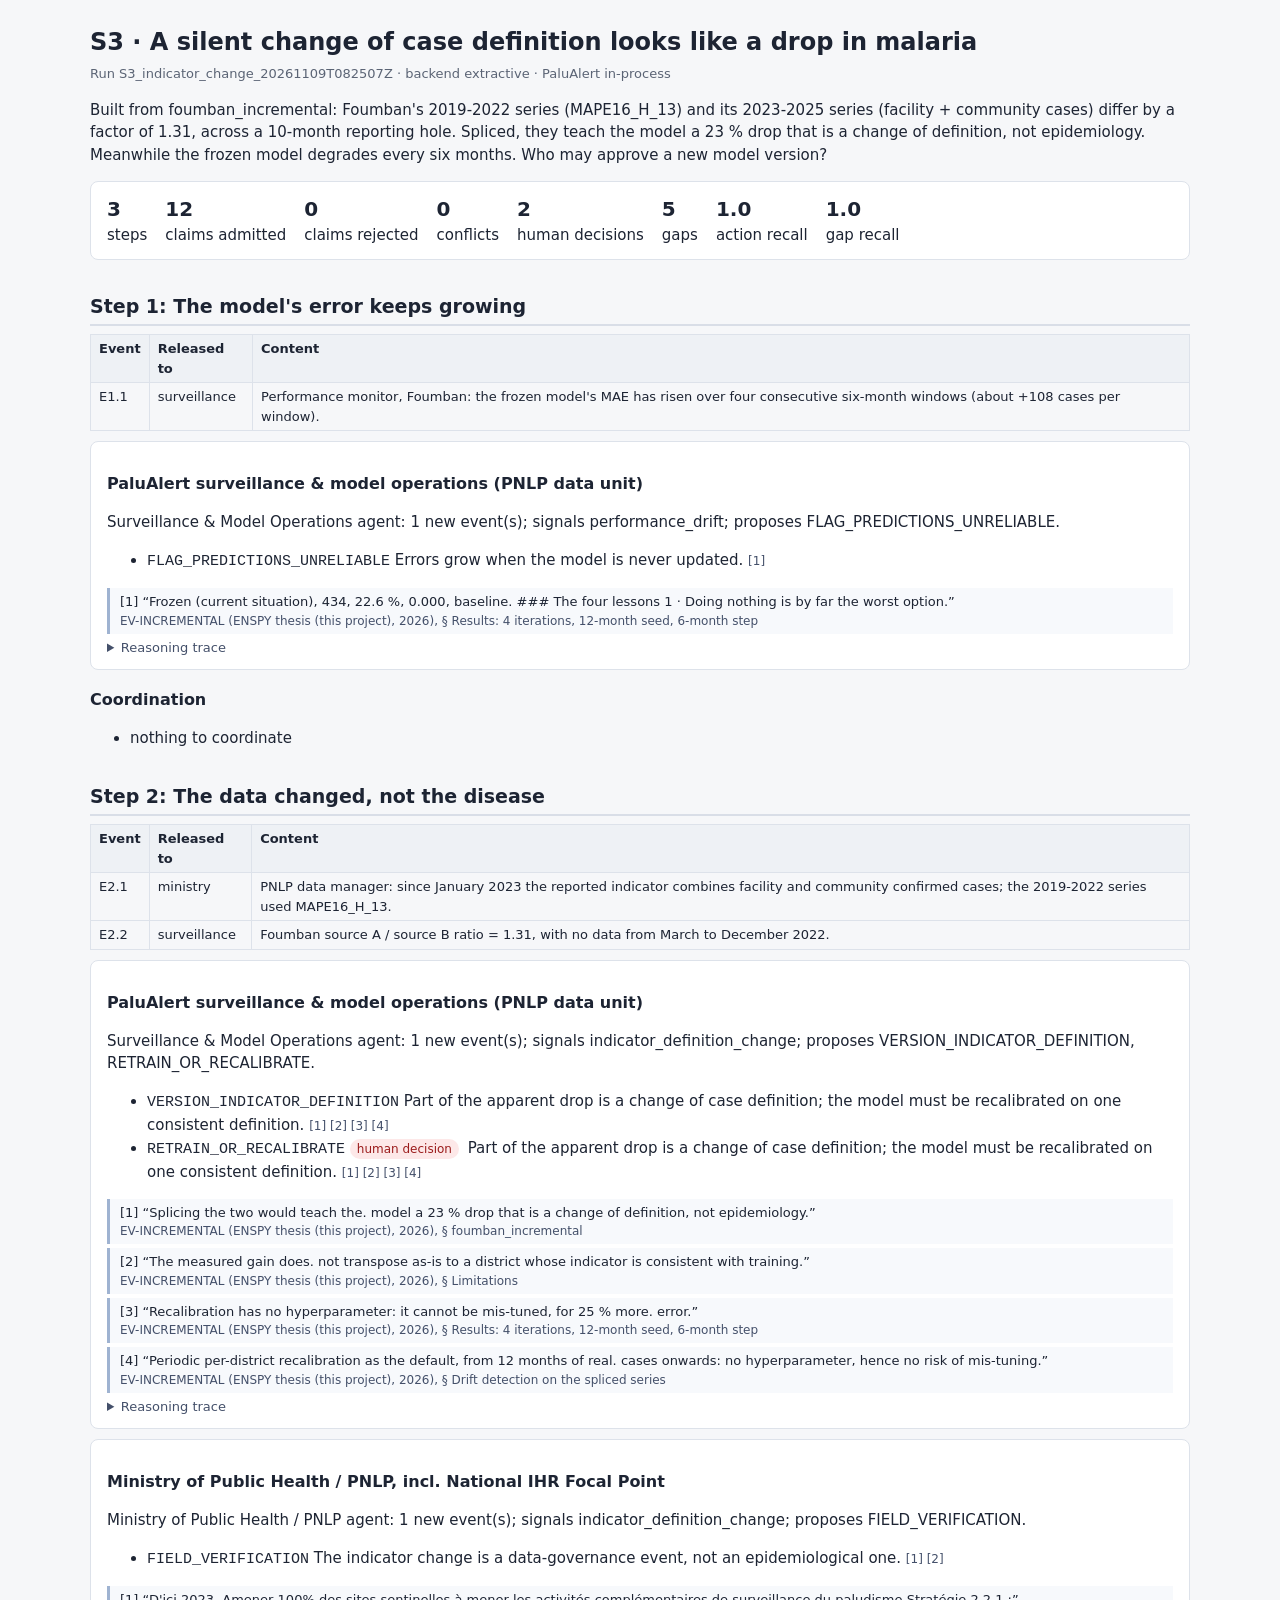
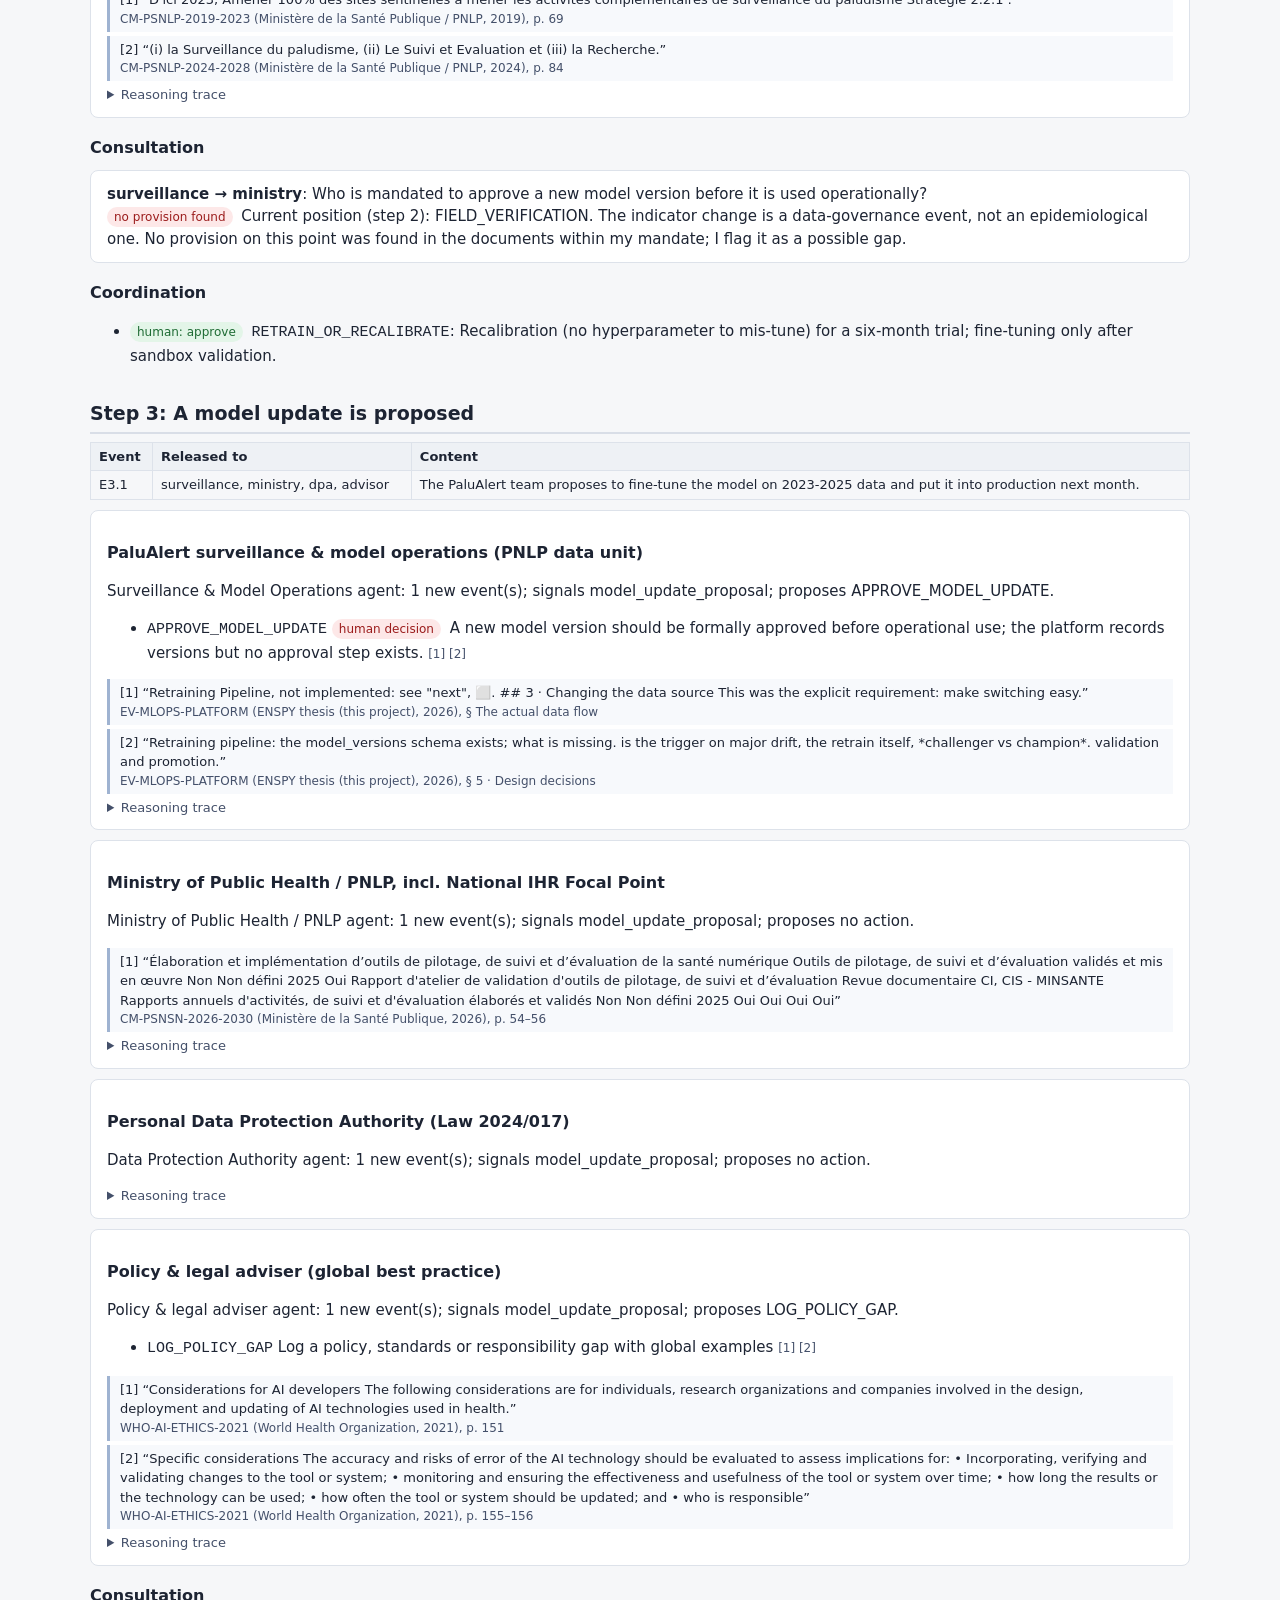
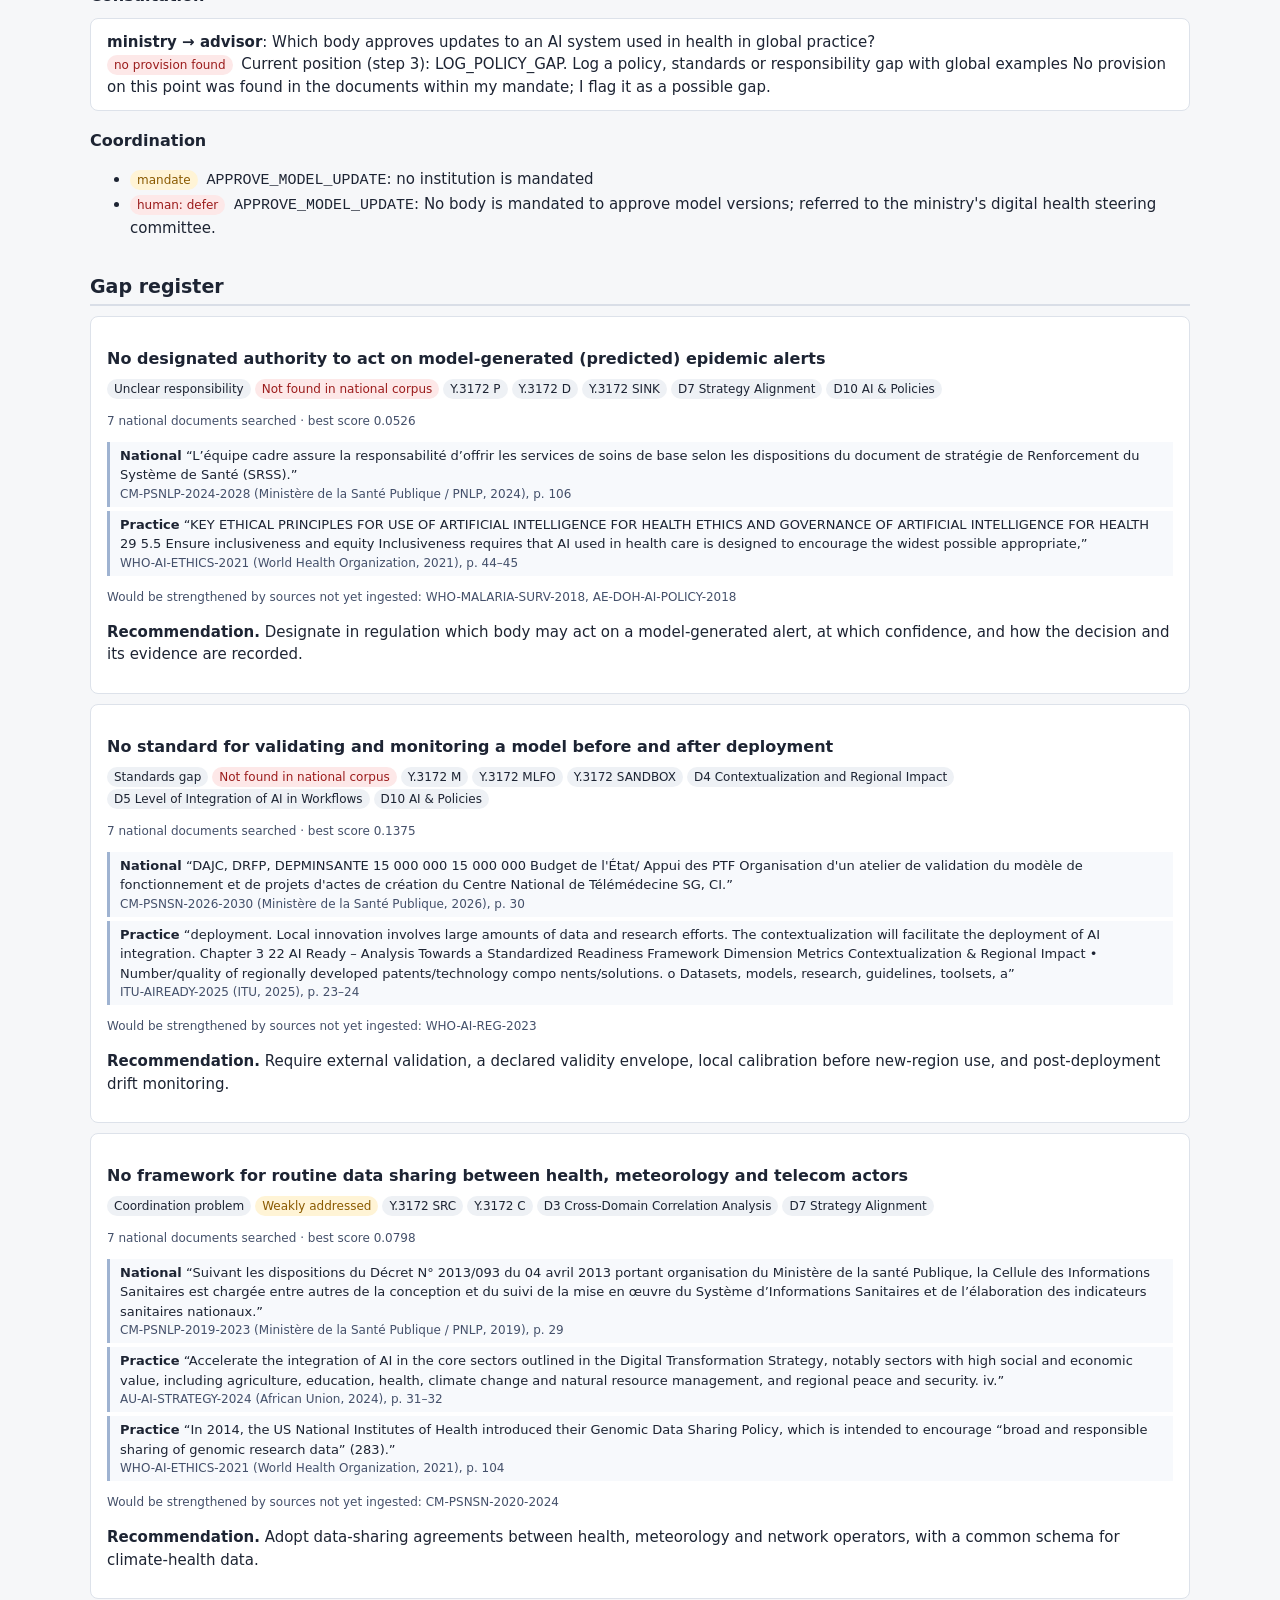
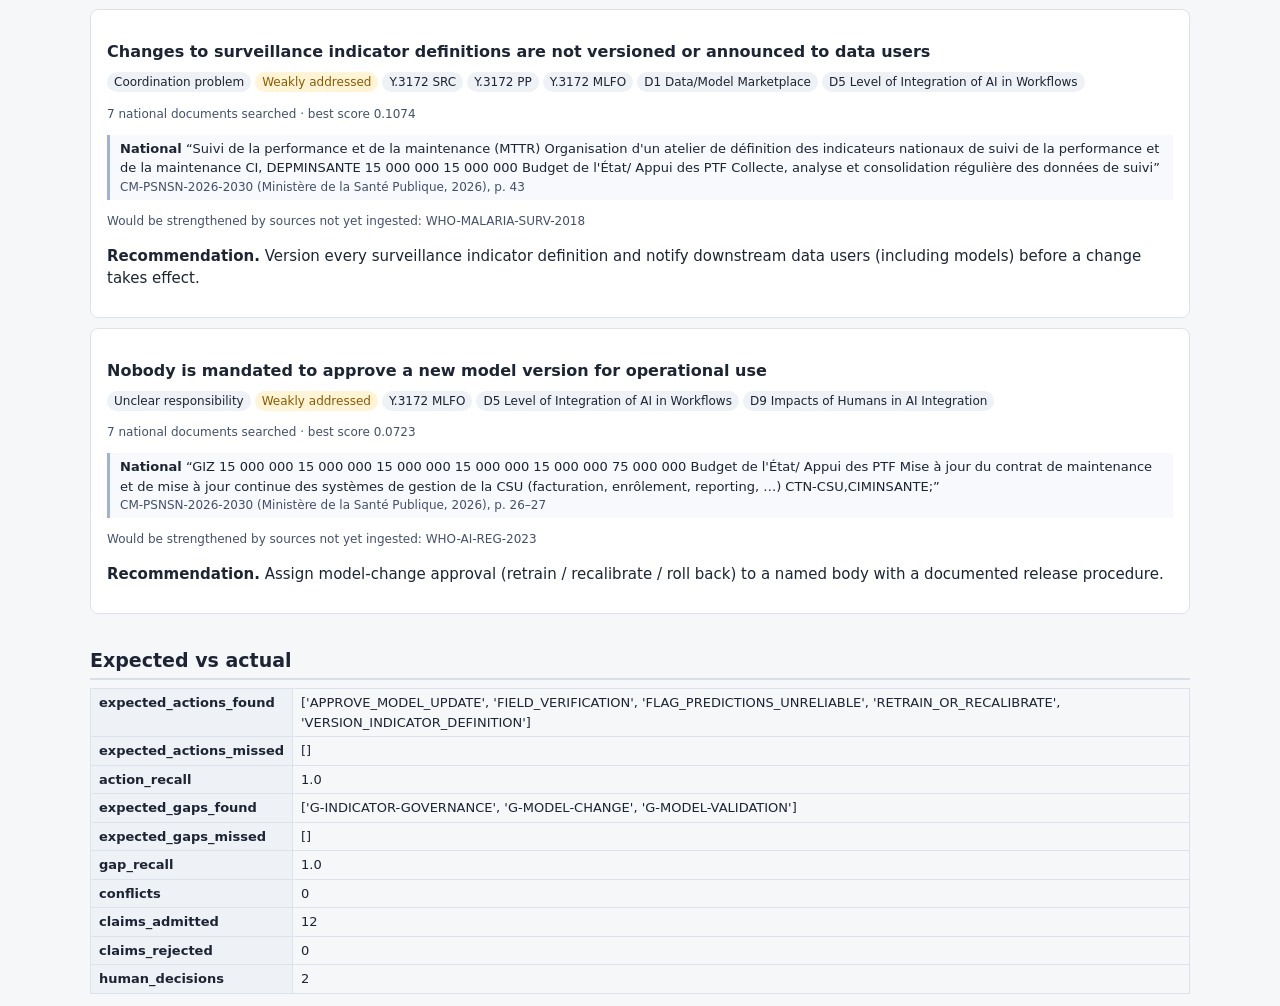
<file: policy_agents/outputs/S3_indicator_change_20261109T082507Z/report.html>
<!DOCTYPE html><html lang='en'><head><meta charset='utf-8'><title>S3 · A silent change of case definition looks like a drop in malaria</title><style>
body{font:15px/1.5 system-ui,Segoe UI,Arial,sans-serif;margin:0;color:#1d2433;background:#f6f7f9}
main{max-width:1100px;margin:auto;padding:24px}
h1{font-size:24px;margin:0 0 4px} h2{font-size:19px;margin:32px 0 8px;border-bottom:2px solid #d9dee7;padding-bottom:4px}
h3{font-size:16px;margin:18px 0 6px} .meta{color:#5b6475;font-size:13px}
.card{background:#fff;border:1px solid #dde2ea;border-radius:8px;padding:12px 16px;margin:10px 0}
table{border-collapse:collapse;width:100%;font-size:13px;margin:6px 0}
th,td{border:1px solid #dde2ea;padding:4px 8px;text-align:left;vertical-align:top} th{background:#eef1f5}
.tag{display:inline-block;font-size:12px;padding:1px 7px;border-radius:10px;background:#eef1f5;margin-right:4px}
.hi{background:#fde8e8;color:#9b1c1c} .ok{background:#e3f5e8;color:#1e6b34} .weak{background:#fff4d6;color:#8a5a00}
.absent{background:#fde8e8;color:#9b1c1c} .addressed{background:#e3f5e8;color:#1e6b34}
blockquote{margin:4px 0 4px 0;padding:4px 10px;border-left:3px solid #9fb3d1;background:#f7f9fc;font-size:13px}
.cite{font-size:12px;color:#44506a} details{font-size:13px;color:#44506a}
.kpi{display:inline-block;margin-right:18px} .kpi b{font-size:20px;display:block}
</style></head><body><main><h1>S3 · A silent change of case definition looks like a drop in malaria</h1><div class='meta'>Run S3_indicator_change_20261109T082507Z · backend extractive  · PaluAlert in-process</div><p>Built from foumban_incremental: Foumban&#x27;s 2019-2022 series (MAPE16_H_13) and its 2023-2025 series (facility + community cases) differ by a factor of 1.31, across a 10-month reporting hole. Spliced, they teach the model a 23 % drop that is a change of definition, not epidemiology. Meanwhile the frozen model degrades every six months. Who may approve a new model version?
</p><div class='card'><span class='kpi'><b>3</b>steps</span><span class='kpi'><b>12</b>claims admitted</span><span class='kpi'><b>0</b>claims rejected</span><span class='kpi'><b>0</b>conflicts</span><span class='kpi'><b>2</b>human decisions</span><span class='kpi'><b>5</b>gaps</span><span class='kpi'><b>1.0</b>action recall</span><span class='kpi'><b>1.0</b>gap recall</span></div><h2>Step 1: The model&#x27;s error keeps growing</h2><table><tr><th>Event</th><th>Released to</th><th>Content</th></tr><tr><td>E1.1</td><td>surveillance</td><td>Performance monitor, Foumban: the frozen model&#x27;s MAE has risen over four consecutive six-month windows (about +108 cases per window).
</td></tr></table><div class='card'><h3>PaluAlert surveillance &amp; model operations (PNLP data unit)</h3><p>Surveillance &amp; Model Operations agent: 1 new event(s); signals performance_drift; proposes FLAG_PREDICTIONS_UNRELIABLE.</p><ul><li><code>FLAG_PREDICTIONS_UNRELIABLE</code>  Errors grow when the model is never updated. <span class='cite'>[1]</span></li></ul><blockquote>[1] “Frozen (current situation), 434, 22.6 %, 0.000, baseline. ### The four lessons 1 · Doing nothing is by far the worst option.”<div class='cite'>EV-INCREMENTAL (ENSPY thesis (this project), 2026), § Results: 4 iterations, 12-month seed, 6-month step</div></blockquote><details><summary>Reasoning trace</summary><ul><li>Known events up to step 1: E1.1</li><li>New this step: E1.1 (monitoring_alert)</li><li>Signals: performance_drift</li><li>Rule &#x27;performance_drift&#x27; matched -&gt; actions [&#x27;FLAG_PREDICTIONS_UNRELIABLE&#x27;]</li><li>Retrieved 1 chunk(s) for: frozen model degrades over time doing nothing is the worst option</li><li>Evidence gate: 1 claim(s) admitted, 0 rejected</li></ul></details></div><h3>Coordination</h3><ul><li>nothing to coordinate</li></ul><h2>Step 2: The data changed, not the disease</h2><table><tr><th>Event</th><th>Released to</th><th>Content</th></tr><tr><td>E2.1</td><td>ministry</td><td>PNLP data manager: since January 2023 the reported indicator combines facility and community confirmed cases; the 2019-2022 series used MAPE16_H_13.
</td></tr><tr><td>E2.2</td><td>surveillance</td><td>Foumban source A / source B ratio = 1.31, with no data from March to December 2022.
</td></tr></table><div class='card'><h3>PaluAlert surveillance &amp; model operations (PNLP data unit)</h3><p>Surveillance &amp; Model Operations agent: 1 new event(s); signals indicator_definition_change; proposes VERSION_INDICATOR_DEFINITION, RETRAIN_OR_RECALIBRATE.</p><ul><li><code>VERSION_INDICATOR_DEFINITION</code>  Part of the apparent drop is a change of case definition; the model must be recalibrated on one consistent definition. <span class='cite'>[1] [2] [3] [4]</span></li><li><code>RETRAIN_OR_RECALIBRATE</code> <span class='tag hi'>human decision</span> Part of the apparent drop is a change of case definition; the model must be recalibrated on one consistent definition. <span class='cite'>[1] [2] [3] [4]</span></li></ul><blockquote>[1] “Splicing the two would teach the. model a 23 % drop that is a change of definition, not epidemiology.”<div class='cite'>EV-INCREMENTAL (ENSPY thesis (this project), 2026), § foumban_incremental</div></blockquote><blockquote>[2] “The measured gain does. not transpose as-is to a district whose indicator is consistent with training.”<div class='cite'>EV-INCREMENTAL (ENSPY thesis (this project), 2026), § Limitations</div></blockquote><blockquote>[3] “Recalibration has no hyperparameter: it cannot be mis-tuned, for 25 % more. error.”<div class='cite'>EV-INCREMENTAL (ENSPY thesis (this project), 2026), § Results: 4 iterations, 12-month seed, 6-month step</div></blockquote><blockquote>[4] “Periodic per-district recalibration as the default, from 12 months of real. cases onwards: no hyperparameter, hence no risk of mis-tuning.”<div class='cite'>EV-INCREMENTAL (ENSPY thesis (this project), 2026), § Drift detection on the spliced series</div></blockquote><details><summary>Reasoning trace</summary><ul><li>Known events up to step 2: E1.1, E2.2</li><li>New this step: E2.2 (data_check)</li><li>Signals: indicator_definition_change</li><li>Rule &#x27;indicator_definition_change&#x27; matched -&gt; actions [&#x27;VERSION_INDICATOR_DEFINITION&#x27;, &#x27;RETRAIN_OR_RECALIBRATE&#x27;], consult [&#x27;ministry&#x27;]</li><li>Retrieved 2 chunk(s) for: indicator break change of definition not epidemiology</li><li>Retrieved 2 chunk(s) for: recalibration has no hyperparameter fine-tuning fragile</li><li>Evidence gate: 4 claim(s) admitted, 0 rejected</li><li>High-impact actions routed to human decision: RETRAIN_OR_RECALIBRATE</li></ul></details></div><div class='card'><h3>Ministry of Public Health / PNLP, incl. National IHR Focal Point</h3><p>Ministry of Public Health / PNLP agent: 1 new event(s); signals indicator_definition_change; proposes FIELD_VERIFICATION.</p><ul><li><code>FIELD_VERIFICATION</code>  The indicator change is a data-governance event, not an epidemiological one. <span class='cite'>[1] [2]</span></li></ul><blockquote>[1] “D&#x27;ici 2023, Amener 100% des sites sentinelles à mener les activités complémentaires de surveillance du paludisme Stratégie 2.2.1 :”<div class='cite'>CM-PSNLP-2019-2023 (Ministère de la Santé Publique / PNLP, 2019), p. 69</div></blockquote><blockquote>[2] “(i) la Surveillance du paludisme, (ii) Le Suivi et Evaluation et (iii) la Recherche.”<div class='cite'>CM-PSNLP-2024-2028 (Ministère de la Santé Publique / PNLP, 2024), p. 84</div></blockquote><details><summary>Reasoning trace</summary><ul><li>Known events up to step 2: E2.1</li><li>New this step: E2.1 (data_notice)</li><li>Signals: indicator_definition_change</li><li>Rule &#x27;indicator_definition_change&#x27; matched -&gt; actions [&#x27;FIELD_VERIFICATION&#x27;]</li><li>Retrieved 2 chunk(s) for: définition de cas paludisme confirmé indicateurs de surveillance</li><li>Evidence gate: 2 claim(s) admitted, 0 rejected</li></ul></details></div><h3>Consultation</h3><div class='card'><b>surveillance → ministry</b>: Who is mandated to approve a new model version before it is used operationally?<br><span class='tag hi'>no provision found</span> Current position (step 2): FIELD_VERIFICATION. The indicator change is a data-governance event, not an epidemiological one. No provision on this point was found in the documents within my mandate; I flag it as a possible gap.</div><h3>Coordination</h3><ul><li><span class='tag ok'>human: approve</span> <code>RETRAIN_OR_RECALIBRATE</code>: Recalibration (no hyperparameter to mis-tune) for a six-month trial; fine-tuning only after sandbox validation.</li></ul><h2>Step 3: A model update is proposed</h2><table><tr><th>Event</th><th>Released to</th><th>Content</th></tr><tr><td>E3.1</td><td>surveillance, ministry, dpa, advisor</td><td>The PaluAlert team proposes to fine-tune the model on 2023-2025 data and put it into production next month.
</td></tr></table><div class='card'><h3>PaluAlert surveillance &amp; model operations (PNLP data unit)</h3><p>Surveillance &amp; Model Operations agent: 1 new event(s); signals model_update_proposal; proposes APPROVE_MODEL_UPDATE.</p><ul><li><code>APPROVE_MODEL_UPDATE</code> <span class='tag hi'>human decision</span> A new model version should be formally approved before operational use; the platform records versions but no approval step exists. <span class='cite'>[1] [2]</span></li></ul><blockquote>[1] “Retraining Pipeline, not implemented: see &quot;next&quot;, ⬜. ## 3 · Changing the data source This was the explicit requirement: make switching easy.”<div class='cite'>EV-MLOPS-PLATFORM (ENSPY thesis (this project), 2026), § The actual data flow</div></blockquote><blockquote>[2] “Retraining pipeline: the model_versions schema exists; what is missing. is the trigger on major drift, the retrain itself, *challenger vs champion*. validation and promotion.”<div class='cite'>EV-MLOPS-PLATFORM (ENSPY thesis (this project), 2026), § 5 · Design decisions</div></blockquote><details><summary>Reasoning trace</summary><ul><li>Known events up to step 3: E1.1, E2.2, E3.1</li><li>New this step: E3.1 (proposal)</li><li>Signals: model_update_proposal</li><li>Rule &#x27;model_update_proposal&#x27; matched -&gt; actions [&#x27;APPROVE_MODEL_UPDATE&#x27;]</li><li>Retrieved 2 chunk(s) for: Model Registry model_versions schema only Retraining Pipeline not implemented</li><li>Evidence gate: 2 claim(s) admitted, 0 rejected</li><li>High-impact actions routed to human decision: APPROVE_MODEL_UPDATE</li></ul></details></div><div class='card'><h3>Ministry of Public Health / PNLP, incl. National IHR Focal Point</h3><p>Ministry of Public Health / PNLP agent: 1 new event(s); signals model_update_proposal; proposes no action.</p><blockquote>[1] “Élaboration et implémentation d’outils de pilotage, de suivi et d’évaluation de la santé numérique Outils de pilotage, de suivi et d’évaluation validés et mis en œuvre Non Non défini 2025 Oui Rapport d&#x27;atelier de validation d&#x27;outils de pilotage, de suivi et d’évaluation Revue documentaire CI, CIS - MINSANTE Rapports annuels d&#x27;activités, de suivi et d&#x27;évaluation élaborés et validés Non Non défini 2025 Oui Oui Oui Oui”<div class='cite'>CM-PSNSN-2026-2030 (Ministère de la Santé Publique, 2026), p. 54–56</div></blockquote><details><summary>Reasoning trace</summary><ul><li>Known events up to step 3: E2.1, E3.1</li><li>New this step: E3.1 (proposal)</li><li>Signals: model_update_proposal</li><li>Rule &#x27;model_update_proposal&#x27; matched -&gt; actions -, consult [&#x27;advisor&#x27;]</li><li>Retrieved 2 chunk(s) for: validation d&#x27;outils et de nouvelles technologies comité technique</li><li>Evidence gate: 1 claim(s) admitted, 0 rejected</li></ul></details></div><div class='card'><h3>Personal Data Protection Authority (Law 2024/017)</h3><p>Data Protection Authority agent: 1 new event(s); signals model_update_proposal; proposes no action.</p><details><summary>Reasoning trace</summary><ul><li>Known events up to step 3: E3.1</li><li>New this step: E3.1 (proposal)</li><li>Signals: model_update_proposal</li><li>Evidence gate: 0 claim(s) admitted, 0 rejected</li></ul></details></div><div class='card'><h3>Policy &amp; legal adviser (global best practice)</h3><p>Policy &amp; legal adviser agent: 1 new event(s); signals model_update_proposal; proposes LOG_POLICY_GAP.</p><ul><li><code>LOG_POLICY_GAP</code>  Log a policy, standards or responsibility gap with global examples <span class='cite'>[1] [2]</span></li></ul><blockquote>[1] “Considerations for AI developers The following considerations are for individuals, research organizations and companies involved in the design, deployment and updating of AI technologies used in health.”<div class='cite'>WHO-AI-ETHICS-2021 (World Health Organization, 2021), p. 151</div></blockquote><blockquote>[2] “Specific considerations The accuracy and risks of error of the AI technology should be evaluated to assess implications for: • Incorporating, verifying and validating changes to the tool or system; • monitoring and ensuring the effectiveness and usefulness of the tool or system over time; • how long the results or the technology can be used; • how often the tool or system should be updated; and • who is responsible”<div class='cite'>WHO-AI-ETHICS-2021 (World Health Organization, 2021), p. 155–156</div></blockquote><details><summary>Reasoning trace</summary><ul><li>Known events up to step 3: E3.1</li><li>New this step: E3.1 (proposal)</li><li>Signals: model_update_proposal</li><li>Rule &#x27;model_update_proposal&#x27; matched -&gt; actions [&#x27;LOG_POLICY_GAP&#x27;]</li><li>Retrieved 2 chunk(s) for: monitoring and updating AI systems after deployment</li><li>Evidence gate: 2 claim(s) admitted, 0 rejected</li></ul></details></div><h3>Consultation</h3><div class='card'><b>ministry → advisor</b>: Which body approves updates to an AI system used in health in global practice?<br><span class='tag hi'>no provision found</span> Current position (step 3): LOG_POLICY_GAP. Log a policy, standards or responsibility gap with global examples No provision on this point was found in the documents within my mandate; I flag it as a possible gap.</div><h3>Coordination</h3><ul><li><span class='tag weak'>mandate</span> <code>APPROVE_MODEL_UPDATE</code>: no institution is mandated</li><li><span class='tag hi'>human: defer</span> <code>APPROVE_MODEL_UPDATE</code>: No body is mandated to approve model versions; referred to the ministry&#x27;s digital health steering committee.</li></ul><h2>Gap register</h2><div class='card'><h3>No designated authority to act on model-generated (predicted) epidemic alerts</h3><span class='tag'>Unclear responsibility</span><span class='tag absent'>Not found in national corpus</span><span class='tag' title='Policy - rules applied to model output (risk thresholds, validity envelope)'>Y.3172 P</span><span class='tag' title='Distributor - delivers outputs (API, dashboard, alerts)'>Y.3172 D</span><span class='tag' title='Sink - the target of the output (district health teams, PNLP)'>Y.3172 SINK</span><span class='tag'>D7 Strategy Alignment</span><span class='tag'>D10 AI &amp; Policies</span><p class='cite'>7 national documents searched · best score 0.0526</p><blockquote><b>National</b> “L’équipe cadre assure la responsabilité d’offrir les services de soins de base selon les dispositions du document de stratégie de Renforcement du Système de Santé (SRSS).”<div class='cite'>CM-PSNLP-2024-2028 (Ministère de la Santé Publique / PNLP, 2024), p. 106</div></blockquote><blockquote><b>Practice</b> “KEY ETHICAL PRINCIPLES FOR USE OF ARTIFICIAL INTELLIGENCE FOR HEALTH ETHICS AND GOVERNANCE OF ARTIFICIAL INTELLIGENCE FOR HEALTH 29 5.5 Ensure inclusiveness and equity Inclusiveness requires that AI used in health care is designed to encourage the widest possible appropriate,”<div class='cite'>WHO-AI-ETHICS-2021 (World Health Organization, 2021), p. 44–45</div></blockquote><p class='cite'>Would be strengthened by sources not yet ingested: WHO-MALARIA-SURV-2018, AE-DOH-AI-POLICY-2018</p><p><b>Recommendation.</b> Designate in regulation which body may act on a model-generated alert, at which confidence, and how the decision and its evidence are recorded.</p></div><div class='card'><h3>No standard for validating and monitoring a model before and after deployment</h3><span class='tag'>Standards gap</span><span class='tag absent'>Not found in national corpus</span><span class='tag' title='Model - the ML model (XGBoost NO-LAG / LAG chain)'>Y.3172 M</span><span class='tag' title='ML Function Orchestrator - pipeline placement, monitoring, model updates'>Y.3172 MLFO</span><span class='tag' title='ML sandbox - safe environment to train, validate and test before deployment'>Y.3172 SANDBOX</span><span class='tag'>D4 Contextualization and Regional Impact</span><span class='tag'>D5 Level of Integration of AI in Workflows</span><span class='tag'>D10 AI &amp; Policies</span><p class='cite'>7 national documents searched · best score 0.1375</p><blockquote><b>National</b> “DAJC, DRFP, DEPMINSANTE 15 000 000 15 000 000 Budget de l&#x27;État/ Appui des PTF Organisation d&#x27;un atelier de validation du modèle de fonctionnement et de projets d&#x27;actes de création du Centre National de Télémédecine SG, CI.”<div class='cite'>CM-PSNSN-2026-2030 (Ministère de la Santé Publique, 2026), p. 30</div></blockquote><blockquote><b>Practice</b> “deployment. Local innovation involves large amounts of data and research efforts. The contextualization will facilitate the deployment of AI integration. Chapter 3 22 AI Ready – Analysis Towards a Standardized Readiness Framework Dimension Metrics Contextualization &amp; Regional Impact • Number/quality of regionally developed patents/technology compo nents/solutions. o Datasets, models, research, guidelines, toolsets, a”<div class='cite'>ITU-AIREADY-2025 (ITU, 2025), p. 23–24</div></blockquote><p class='cite'>Would be strengthened by sources not yet ingested: WHO-AI-REG-2023</p><p><b>Recommendation.</b> Require external validation, a declared validity envelope, local calibration before new-region use, and post-deployment drift monitoring.</p></div><div class='card'><h3>No framework for routine data sharing between health, meteorology and telecom actors</h3><span class='tag'>Coordination problem</span><span class='tag weak'>Weakly addressed</span><span class='tag' title='Source - where data is generated (IoT node, reanalysis, DHIS2)'>Y.3172 SRC</span><span class='tag' title='Collector - gathers data from sources (MQTT broker, API fetchers)'>Y.3172 C</span><span class='tag'>D3 Cross-Domain Correlation Analysis</span><span class='tag'>D7 Strategy Alignment</span><p class='cite'>7 national documents searched · best score 0.0798</p><blockquote><b>National</b> “Suivant les dispositions du Décret N° 2013/093 du 04 avril 2013 portant organisation du Ministère de la santé Publique, la Cellule des Informations Sanitaires est chargée entre autres de la conception et du suivi de la mise en œuvre du Système d’Informations Sanitaires et de l’élaboration des indicateurs sanitaires nationaux.”<div class='cite'>CM-PSNLP-2019-2023 (Ministère de la Santé Publique / PNLP, 2019), p. 29</div></blockquote><blockquote><b>Practice</b> “Accelerate the integration of AI in the core sectors outlined in the Digital Transformation Strategy, notably sectors with high social and economic value, including agriculture, education, health, climate change and natural resource management, and regional peace and security. iv.”<div class='cite'>AU-AI-STRATEGY-2024 (African Union, 2024), p. 31–32</div></blockquote><blockquote><b>Practice</b> “In 2014, the US National Institutes of Health introduced their Genomic Data Sharing Policy, which is intended to encourage “broad and responsible sharing of genomic research data” (283).”<div class='cite'>WHO-AI-ETHICS-2021 (World Health Organization, 2021), p. 104</div></blockquote><p class='cite'>Would be strengthened by sources not yet ingested: CM-PSNSN-2020-2024</p><p><b>Recommendation.</b> Adopt data-sharing agreements between health, meteorology and network operators, with a common schema for climate-health data.</p></div><div class='card'><h3>Changes to surveillance indicator definitions are not versioned or announced to data users</h3><span class='tag'>Coordination problem</span><span class='tag weak'>Weakly addressed</span><span class='tag' title='Source - where data is generated (IoT node, reanalysis, DHIS2)'>Y.3172 SRC</span><span class='tag' title='Pre-processor - cleans and shapes data (validation, features)'>Y.3172 PP</span><span class='tag' title='ML Function Orchestrator - pipeline placement, monitoring, model updates'>Y.3172 MLFO</span><span class='tag'>D1 Data/Model Marketplace</span><span class='tag'>D5 Level of Integration of AI in Workflows</span><p class='cite'>7 national documents searched · best score 0.1074</p><blockquote><b>National</b> “Suivi de la performance et de la maintenance (MTTR) Organisation d&#x27;un atelier de définition des indicateurs nationaux de suivi de la performance et de la maintenance CI, DEPMINSANTE 15 000 000 15 000 000 Budget de l&#x27;État/ Appui des PTF Collecte, analyse et consolidation régulière des données de suivi”<div class='cite'>CM-PSNSN-2026-2030 (Ministère de la Santé Publique, 2026), p. 43</div></blockquote><p class='cite'>Would be strengthened by sources not yet ingested: WHO-MALARIA-SURV-2018</p><p><b>Recommendation.</b> Version every surveillance indicator definition and notify downstream data users (including models) before a change takes effect.</p></div><div class='card'><h3>Nobody is mandated to approve a new model version for operational use</h3><span class='tag'>Unclear responsibility</span><span class='tag weak'>Weakly addressed</span><span class='tag' title='ML Function Orchestrator - pipeline placement, monitoring, model updates'>Y.3172 MLFO</span><span class='tag'>D5 Level of Integration of AI in Workflows</span><span class='tag'>D9 Impacts of Humans in AI Integration</span><p class='cite'>7 national documents searched · best score 0.0723</p><blockquote><b>National</b> “GIZ 15 000 000 15 000 000 15 000 000 15 000 000 15 000 000 75 000 000 Budget de l&#x27;État/ Appui des PTF Mise à jour du contrat de maintenance et de mise à jour continue des systèmes de gestion de la CSU (facturation, enrôlement, reporting, …) CTN-CSU,CIMINSANTE;”<div class='cite'>CM-PSNSN-2026-2030 (Ministère de la Santé Publique, 2026), p. 26–27</div></blockquote><p class='cite'>Would be strengthened by sources not yet ingested: WHO-AI-REG-2023</p><p><b>Recommendation.</b> Assign model-change approval (retrain / recalibrate / roll back) to a named body with a documented release procedure.</p></div><h2>Expected vs actual</h2><table><tr><th>expected_actions_found</th><td>[&#x27;APPROVE_MODEL_UPDATE&#x27;, &#x27;FIELD_VERIFICATION&#x27;, &#x27;FLAG_PREDICTIONS_UNRELIABLE&#x27;, &#x27;RETRAIN_OR_RECALIBRATE&#x27;, &#x27;VERSION_INDICATOR_DEFINITION&#x27;]</td></tr><tr><th>expected_actions_missed</th><td>[]</td></tr><tr><th>action_recall</th><td>1.0</td></tr><tr><th>expected_gaps_found</th><td>[&#x27;G-INDICATOR-GOVERNANCE&#x27;, &#x27;G-MODEL-CHANGE&#x27;, &#x27;G-MODEL-VALIDATION&#x27;]</td></tr><tr><th>expected_gaps_missed</th><td>[]</td></tr><tr><th>gap_recall</th><td>1.0</td></tr><tr><th>conflicts</th><td>0</td></tr><tr><th>claims_admitted</th><td>12</td></tr><tr><th>claims_rejected</th><td>0</td></tr><tr><th>human_decisions</th><td>2</td></tr></table></main></body></html>
</file>
<file: palualert_app/frontend/vendor/leaflet/leaflet.css>
/* required styles */

.leaflet-pane,
.leaflet-tile,
.leaflet-marker-icon,
.leaflet-marker-shadow,
.leaflet-tile-container,
.leaflet-pane > svg,
.leaflet-pane > canvas,
.leaflet-zoom-box,
.leaflet-image-layer,
.leaflet-layer {
	position: absolute;
	left: 0;
	top: 0;
	}
.leaflet-container {
	overflow: hidden;
	}
.leaflet-tile,
.leaflet-marker-icon,
.leaflet-marker-shadow {
	-webkit-user-select: none;
	   -moz-user-select: none;
	        user-select: none;
	  -webkit-user-drag: none;
	}
/* Prevents IE11 from highlighting tiles in blue */
.leaflet-tile::selection {
	background: transparent;
}
/* Safari renders non-retina tile on retina better with this, but Chrome is worse */
.leaflet-safari .leaflet-tile {
	image-rendering: -webkit-optimize-contrast;
	}
/* hack that prevents hw layers "stretching" when loading new tiles */
.leaflet-safari .leaflet-tile-container {
	width: 1600px;
	height: 1600px;
	-webkit-transform-origin: 0 0;
	}
.leaflet-marker-icon,
.leaflet-marker-shadow {
	display: block;
	}
/* .leaflet-container svg: reset svg max-width decleration shipped in Joomla! (joomla.org) 3.x */
/* .leaflet-container img: map is broken in FF if you have max-width: 100% on tiles */
.leaflet-container .leaflet-overlay-pane svg {
	max-width: none !important;
	max-height: none !important;
	}
.leaflet-container .leaflet-marker-pane img,
.leaflet-container .leaflet-shadow-pane img,
.leaflet-container .leaflet-tile-pane img,
.leaflet-container img.leaflet-image-layer,
.leaflet-container .leaflet-tile {
	max-width: none !important;
	max-height: none !important;
	width: auto;
	padding: 0;
	}

.leaflet-container img.leaflet-tile {
	/* See: https://bugs.chromium.org/p/chromium/issues/detail?id=600120 */
	mix-blend-mode: plus-lighter;
}

.leaflet-container.leaflet-touch-zoom {
	-ms-touch-action: pan-x pan-y;
	touch-action: pan-x pan-y;
	}
.leaflet-container.leaflet-touch-drag {
	-ms-touch-action: pinch-zoom;
	/* Fallback for FF which doesn't support pinch-zoom */
	touch-action: none;
	touch-action: pinch-zoom;
}
.leaflet-container.leaflet-touch-drag.leaflet-touch-zoom {
	-ms-touch-action: none;
	touch-action: none;
}
.leaflet-container {
	-webkit-tap-highlight-color: transparent;
}
.leaflet-container a {
	-webkit-tap-highlight-color: rgba(51, 181, 229, 0.4);
}
.leaflet-tile {
	filter: inherit;
	visibility: hidden;
	}
.leaflet-tile-loaded {
	visibility: inherit;
	}
.leaflet-zoom-box {
	width: 0;
	height: 0;
	-moz-box-sizing: border-box;
	     box-sizing: border-box;
	z-index: 800;
	}
/* workaround for https://bugzilla.mozilla.org/show_bug.cgi?id=888319 */
.leaflet-overlay-pane svg {
	-moz-user-select: none;
	}

.leaflet-pane         { z-index: 400; }

.leaflet-tile-pane    { z-index: 200; }
.leaflet-overlay-pane { z-index: 400; }
.leaflet-shadow-pane  { z-index: 500; }
.leaflet-marker-pane  { z-index: 600; }
.leaflet-tooltip-pane   { z-index: 650; }
.leaflet-popup-pane   { z-index: 700; }

.leaflet-map-pane canvas { z-index: 100; }
.leaflet-map-pane svg    { z-index: 200; }

.leaflet-vml-shape {
	width: 1px;
	height: 1px;
	}
.lvml {
	behavior: url(#default#VML);
	display: inline-block;
	position: absolute;
	}


/* control positioning */

.leaflet-control {
	position: relative;
	z-index: 800;
	pointer-events: visiblePainted; /* IE 9-10 doesn't have auto */
	pointer-events: auto;
	}
.leaflet-top,
.leaflet-bottom {
	position: absolute;
	z-index: 1000;
	pointer-events: none;
	}
.leaflet-top {
	top: 0;
	}
.leaflet-right {
	right: 0;
	}
.leaflet-bottom {
	bottom: 0;
	}
.leaflet-left {
	left: 0;
	}
.leaflet-control {
	float: left;
	clear: both;
	}
.leaflet-right .leaflet-control {
	float: right;
	}
.leaflet-top .leaflet-control {
	margin-top: 10px;
	}
.leaflet-bottom .leaflet-control {
	margin-bottom: 10px;
	}
.leaflet-left .leaflet-control {
	margin-left: 10px;
	}
.leaflet-right .leaflet-control {
	margin-right: 10px;
	}


/* zoom and fade animations */

.leaflet-fade-anim .leaflet-popup {
	opacity: 0;
	-webkit-transition: opacity 0.2s linear;
	   -moz-transition: opacity 0.2s linear;
	        transition: opacity 0.2s linear;
	}
.leaflet-fade-anim .leaflet-map-pane .leaflet-popup {
	opacity: 1;
	}
.leaflet-zoom-animated {
	-webkit-transform-origin: 0 0;
	    -ms-transform-origin: 0 0;
	        transform-origin: 0 0;
	}
svg.leaflet-zoom-animated {
	will-change: transform;
}

.leaflet-zoom-anim .leaflet-zoom-animated {
	-webkit-transition: -webkit-transform 0.25s cubic-bezier(0,0,0.25,1);
	   -moz-transition:    -moz-transform 0.25s cubic-bezier(0,0,0.25,1);
	        transition:         transform 0.25s cubic-bezier(0,0,0.25,1);
	}
.leaflet-zoom-anim .leaflet-tile,
.leaflet-pan-anim .leaflet-tile {
	-webkit-transition: none;
	   -moz-transition: none;
	        transition: none;
	}

.leaflet-zoom-anim .leaflet-zoom-hide {
	visibility: hidden;
	}


/* cursors */

.leaflet-interactive {
	cursor: pointer;
	}
.leaflet-grab {
	cursor: -webkit-grab;
	cursor:    -moz-grab;
	cursor:         grab;
	}
.leaflet-crosshair,
.leaflet-crosshair .leaflet-interactive {
	cursor: crosshair;
	}
.leaflet-popup-pane,
.leaflet-control {
	cursor: auto;
	}
.leaflet-dragging .leaflet-grab,
.leaflet-dragging .leaflet-grab .leaflet-interactive,
.leaflet-dragging .leaflet-marker-draggable {
	cursor: move;
	cursor: -webkit-grabbing;
	cursor:    -moz-grabbing;
	cursor:         grabbing;
	}

/* marker & overlays interactivity */
.leaflet-marker-icon,
.leaflet-marker-shadow,
.leaflet-image-layer,
.leaflet-pane > svg path,
.leaflet-tile-container {
	pointer-events: none;
	}

.leaflet-marker-icon.leaflet-interactive,
.leaflet-image-layer.leaflet-interactive,
.leaflet-pane > svg path.leaflet-interactive,
svg.leaflet-image-layer.leaflet-interactive path {
	pointer-events: visiblePainted; /* IE 9-10 doesn't have auto */
	pointer-events: auto;
	}

/* visual tweaks */

.leaflet-container {
	background: #ddd;
	outline-offset: 1px;
	}
.leaflet-container a {
	color: #0078A8;
	}
.leaflet-zoom-box {
	border: 2px dotted #38f;
	background: rgba(255,255,255,0.5);
	}


/* general typography */
.leaflet-container {
	font-family: "Helvetica Neue", Arial, Helvetica, sans-serif;
	font-size: 12px;
	font-size: 0.75rem;
	line-height: 1.5;
	}


/* general toolbar styles */

.leaflet-bar {
	box-shadow: 0 1px 5px rgba(0,0,0,0.65);
	border-radius: 4px;
	}
.leaflet-bar a {
	background-color: #fff;
	border-bottom: 1px solid #ccc;
	width: 26px;
	height: 26px;
	line-height: 26px;
	display: block;
	text-align: center;
	text-decoration: none;
	color: black;
	}
.leaflet-bar a,
.leaflet-control-layers-toggle {
	background-position: 50% 50%;
	background-repeat: no-repeat;
	display: block;
	}
.leaflet-bar a:hover,
.leaflet-bar a:focus {
	background-color: #f4f4f4;
	}
.leaflet-bar a:first-child {
	border-top-left-radius: 4px;
	border-top-right-radius: 4px;
	}
.leaflet-bar a:last-child {
	border-bottom-left-radius: 4px;
	border-bottom-right-radius: 4px;
	border-bottom: none;
	}
.leaflet-bar a.leaflet-disabled {
	cursor: default;
	background-color: #f4f4f4;
	color: #bbb;
	}

.leaflet-touch .leaflet-bar a {
	width: 30px;
	height: 30px;
	line-height: 30px;
	}
.leaflet-touch .leaflet-bar a:first-child {
	border-top-left-radius: 2px;
	border-top-right-radius: 2px;
	}
.leaflet-touch .leaflet-bar a:last-child {
	border-bottom-left-radius: 2px;
	border-bottom-right-radius: 2px;
	}

/* zoom control */

.leaflet-control-zoom-in,
.leaflet-control-zoom-out {
	font: bold 18px 'Lucida Console', Monaco, monospace;
	text-indent: 1px;
	}

.leaflet-touch .leaflet-control-zoom-in, .leaflet-touch .leaflet-control-zoom-out  {
	font-size: 22px;
	}


/* layers control */

.leaflet-control-layers {
	box-shadow: 0 1px 5px rgba(0,0,0,0.4);
	background: #fff;
	border-radius: 5px;
	}
.leaflet-control-layers-toggle {
	background-image: url(images/layers.png);
	width: 36px;
	height: 36px;
	}
.leaflet-retina .leaflet-control-layers-toggle {
	background-image: url(images/layers-2x.png);
	background-size: 26px 26px;
	}
.leaflet-touch .leaflet-control-layers-toggle {
	width: 44px;
	height: 44px;
	}
.leaflet-control-layers .leaflet-control-layers-list,
.leaflet-control-layers-expanded .leaflet-control-layers-toggle {
	display: none;
	}
.leaflet-control-layers-expanded .leaflet-control-layers-list {
	display: block;
	position: relative;
	}
.leaflet-control-layers-expanded {
	padding: 6px 10px 6px 6px;
	color: #333;
	background: #fff;
	}
.leaflet-control-layers-scrollbar {
	overflow-y: scroll;
	overflow-x: hidden;
	padding-right: 5px;
	}
.leaflet-control-layers-selector {
	margin-top: 2px;
	position: relative;
	top: 1px;
	}
.leaflet-control-layers label {
	display: block;
	font-size: 13px;
	font-size: 1.08333em;
	}
.leaflet-control-layers-separator {
	height: 0;
	border-top: 1px solid #ddd;
	margin: 5px -10px 5px -6px;
	}

/* Default icon URLs */
.leaflet-default-icon-path { /* used only in path-guessing heuristic, see L.Icon.Default */
	background-image: url(images/marker-icon.png);
	}


/* attribution and scale controls */

.leaflet-container .leaflet-control-attribution {
	background: #fff;
	background: rgba(255, 255, 255, 0.8);
	margin: 0;
	}
.leaflet-control-attribution,
.leaflet-control-scale-line {
	padding: 0 5px;
	color: #333;
	line-height: 1.4;
	}
.leaflet-control-attribution a {
	text-decoration: none;
	}
.leaflet-control-attribution a:hover,
.leaflet-control-attribution a:focus {
	text-decoration: underline;
	}
.leaflet-attribution-flag {
	display: inline !important;
	vertical-align: baseline !important;
	width: 1em;
	height: 0.6669em;
	}
.leaflet-left .leaflet-control-scale {
	margin-left: 5px;
	}
.leaflet-bottom .leaflet-control-scale {
	margin-bottom: 5px;
	}
.leaflet-control-scale-line {
	border: 2px solid #777;
	border-top: none;
	line-height: 1.1;
	padding: 2px 5px 1px;
	white-space: nowrap;
	-moz-box-sizing: border-box;
	     box-sizing: border-box;
	background: rgba(255, 255, 255, 0.8);
	text-shadow: 1px 1px #fff;
	}
.leaflet-control-scale-line:not(:first-child) {
	border-top: 2px solid #777;
	border-bottom: none;
	margin-top: -2px;
	}
.leaflet-control-scale-line:not(:first-child):not(:last-child) {
	border-bottom: 2px solid #777;
	}

.leaflet-touch .leaflet-control-attribution,
.leaflet-touch .leaflet-control-layers,
.leaflet-touch .leaflet-bar {
	box-shadow: none;
	}
.leaflet-touch .leaflet-control-layers,
.leaflet-touch .leaflet-bar {
	border: 2px solid rgba(0,0,0,0.2);
	background-clip: padding-box;
	}


/* popup */

.leaflet-popup {
	position: absolute;
	text-align: center;
	margin-bottom: 20px;
	}
.leaflet-popup-content-wrapper {
	padding: 1px;
	text-align: left;
	border-radius: 12px;
	}
.leaflet-popup-content {
	margin: 13px 24px 13px 20px;
	line-height: 1.3;
	font-size: 13px;
	font-size: 1.08333em;
	min-height: 1px;
	}
.leaflet-popup-content p {
	margin: 17px 0;
	margin: 1.3em 0;
	}
.leaflet-popup-tip-container {
	width: 40px;
	height: 20px;
	position: absolute;
	left: 50%;
	margin-top: -1px;
	margin-left: -20px;
	overflow: hidden;
	pointer-events: none;
	}
.leaflet-popup-tip {
	width: 17px;
	height: 17px;
	padding: 1px;

	margin: -10px auto 0;
	pointer-events: auto;

	-webkit-transform: rotate(45deg);
	   -moz-transform: rotate(45deg);
	    -ms-transform: rotate(45deg);
	        transform: rotate(45deg);
	}
.leaflet-popup-content-wrapper,
.leaflet-popup-tip {
	background: white;
	color: #333;
	box-shadow: 0 3px 14px rgba(0,0,0,0.4);
	}
.leaflet-container a.leaflet-popup-close-button {
	position: absolute;
	top: 0;
	right: 0;
	border: none;
	text-align: center;
	width: 24px;
	height: 24px;
	font: 16px/24px Tahoma, Verdana, sans-serif;
	color: #757575;
	text-decoration: none;
	background: transparent;
	}
.leaflet-container a.leaflet-popup-close-button:hover,
.leaflet-container a.leaflet-popup-close-button:focus {
	color: #585858;
	}
.leaflet-popup-scrolled {
	overflow: auto;
	}

.leaflet-oldie .leaflet-popup-content-wrapper {
	-ms-zoom: 1;
	}
.leaflet-oldie .leaflet-popup-tip {
	width: 24px;
	margin: 0 auto;

	-ms-filter: "progid:DXImageTransform.Microsoft.Matrix(M11=0.70710678, M12=0.70710678, M21=-0.70710678, M22=0.70710678)";
	filter: progid:DXImageTransform.Microsoft.Matrix(M11=0.70710678, M12=0.70710678, M21=-0.70710678, M22=0.70710678);
	}

.leaflet-oldie .leaflet-control-zoom,
.leaflet-oldie .leaflet-control-layers,
.leaflet-oldie .leaflet-popup-content-wrapper,
.leaflet-oldie .leaflet-popup-tip {
	border: 1px solid #999;
	}


/* div icon */

.leaflet-div-icon {
	background: #fff;
	border: 1px solid #666;
	}


/* Tooltip */
/* Base styles for the element that has a tooltip */
.leaflet-tooltip {
	position: absolute;
	padding: 6px;
	background-color: #fff;
	border: 1px solid #fff;
	border-radius: 3px;
	color: #222;
	white-space: nowrap;
	-webkit-user-select: none;
	-moz-user-select: none;
	-ms-user-select: none;
	user-select: none;
	pointer-events: none;
	box-shadow: 0 1px 3px rgba(0,0,0,0.4);
	}
.leaflet-tooltip.leaflet-interactive {
	cursor: pointer;
	pointer-events: auto;
	}
.leaflet-tooltip-top:before,
.leaflet-tooltip-bottom:before,
.leaflet-tooltip-left:before,
.leaflet-tooltip-right:before {
	position: absolute;
	pointer-events: none;
	border: 6px solid transparent;
	background: transparent;
	content: "";
	}

/* Directions */

.leaflet-tooltip-bottom {
	margin-top: 6px;
}
.leaflet-tooltip-top {
	margin-top: -6px;
}
.leaflet-tooltip-bottom:before,
.leaflet-tooltip-top:before {
	left: 50%;
	margin-left: -6px;
	}
.leaflet-tooltip-top:before {
	bottom: 0;
	margin-bottom: -12px;
	border-top-color: #fff;
	}
.leaflet-tooltip-bottom:before {
	top: 0;
	margin-top: -12px;
	margin-left: -6px;
	border-bottom-color: #fff;
	}
.leaflet-tooltip-left {
	margin-left: -6px;
}
.leaflet-tooltip-right {
	margin-left: 6px;
}
.leaflet-tooltip-left:before,
.leaflet-tooltip-right:before {
	top: 50%;
	margin-top: -6px;
	}
.leaflet-tooltip-left:before {
	right: 0;
	margin-right: -12px;
	border-left-color: #fff;
	}
.leaflet-tooltip-right:before {
	left: 0;
	margin-left: -12px;
	border-right-color: #fff;
	}

/* Printing */

@media print {
	/* Prevent printers from removing background-images of controls. */
	.leaflet-control {
		-webkit-print-color-adjust: exact;
		print-color-adjust: exact;
		}
	}
</file>
<file: palualert_app/frontend/styles/tokens.css>
/**
 * Design tokens: the single source of visual truth.
 *
 * Palette and type carried over from the original dashboard mock so the
 * refactor is visually faithful; only the structure changed.
 */

:root {
  /* ── Colour ─────────────────────────────────────────────────────────────── */
  --ink: #1a2238;
  --paper: #f6f4ee;
  --surface: #ffffff;
  --line: #d8d3c4;
  --muted: #6b6657;

  --risk-low: #3a7d5d;
  --risk-elevated: #d99a2b;
  --risk-high: #c0392b;

  --accent: #c0392b;
  --accent-ink: #ffffff;
  --positive: #c0392b;   /* SHAP: pushes prediction up */
  --negative: #2980b9;   /* SHAP: pushes prediction down */

  --ok: #3a7d5d;
  --warn: #d99a2b;
  --down: #c0392b;

  /* ── Type ───────────────────────────────────────────────────────────────── */
  --font-sans: 'IBM Plex Sans', system-ui, -apple-system, 'Segoe UI', sans-serif;
  --font-mono: 'IBM Plex Mono', ui-monospace, 'Cascadia Code', monospace;

  --fs-xs: 10px;
  --fs-sm: 11px;
  --fs-base: 12px;
  --fs-md: 13px;
  --fs-lg: 16px;
  --fs-xl: 22px;
  --fs-2xl: 26px;

  /* ── Space & shape ──────────────────────────────────────────────────────── */
  --sp-1: 4px;
  --sp-2: 8px;
  --sp-3: 12px;
  --sp-4: 16px;
  --sp-5: 20px;
  --sp-6: 28px;

  --radius: 3px;
  --radius-lg: 6px;

  --shadow-sm: 0 1px 2px rgba(26, 34, 56, 0.08);
  --shadow-md: 0 4px 16px rgba(26, 34, 56, 0.14);

  --panel-width: 380px;
  --header-height: 56px;

  --transition: 140ms ease;
}

/* Respect the OS reduced-motion preference. */
@media (prefers-reduced-motion: reduce) {
  :root { --transition: 0ms; }
  *, *::before, *::after {
    animation-duration: 0.01ms !important;
    animation-iteration-count: 1 !important;
    transition-duration: 0.01ms !important;
  }
}
</file>
<file: palualert_app/frontend/styles/base.css>
/** Reset and element defaults. */

*,
*::before,
*::after {
  margin: 0;
  padding: 0;
  box-sizing: border-box;
}

html,
body {
  height: 100%;
}

body {
  font-family: var(--font-sans);
  font-size: var(--fs-base);
  line-height: 1.5;
  color: var(--ink);
  background: var(--paper);
  -webkit-font-smoothing: antialiased;
  text-rendering: optimizeLegibility;
}

h1, h2, h3 {
  line-height: 1.2;
  letter-spacing: -0.015em;
  font-weight: 700;
}

button,
input,
select {
  font: inherit;
  color: inherit;
}

button {
  cursor: pointer;
  background: none;
  border: none;
}

/* Visible focus for keyboard users only. */
:focus-visible {
  outline: 2px solid var(--accent);
  outline-offset: 2px;
}

code {
  font-family: var(--font-mono);
  font-size: 0.92em;
  background: rgba(26, 34, 56, 0.06);
  padding: 1px 5px;
  border-radius: 2px;
}

.muted { color: var(--muted); }

.visually-hidden {
  position: absolute;
  width: 1px;
  height: 1px;
  margin: -1px;
  padding: 0;
  overflow: hidden;
  clip: rect(0 0 0 0);
  white-space: nowrap;
  border: 0;
}

/* Tabular figures everywhere numbers are compared vertically. */
.stat__value,
.riskcard__value,
.env__value,
.dlist__value,
.shap-row__value,
.climate__table td,
.panel__meta {
  font-variant-numeric: tabular-nums;
}

/* ── Spinner ────────────────────────────────────────────────────────────────*/
.spinner {
  display: inline-block;
  width: 14px;
  height: 14px;
  border: 2px solid var(--line);
  border-top-color: var(--accent);
  border-radius: 50%;
  animation: spin 700ms linear infinite;
  vertical-align: -2px;
}

@keyframes spin { to { transform: rotate(360deg); } }
</file>
<file: palualert_app/frontend/styles/layout.css>
/** Page skeleton: header, map column, detail panel. */

.app {
  display: grid;
  grid-template-columns: 1fr var(--panel-width);
  grid-template-rows: auto 1fr;
  height: 100vh;
  height: 100dvh;
}

/* ── Header ─────────────────────────────────────────────────────────────────*/
.app__header {
  grid-column: 1 / -1;
  display: flex;
  align-items: baseline;
  gap: var(--sp-4);
  padding: var(--sp-3) var(--sp-5);
  background: var(--ink);
  color: var(--paper);
  border-bottom: 3px solid var(--accent);
}

.app__title {
  font-size: 18px;
}

.app__subtitle {
  font-size: var(--fs-base);
  color: #a9b0c4;
}

.app__badge {
  margin-left: auto;
  font-size: var(--fs-base);
  font-weight: 600;
  background: var(--accent);
  color: var(--accent-ink);
  padding: var(--sp-1) var(--sp-3);
  border-radius: var(--radius);
}

/* ── Map column ─────────────────────────────────────────────────────────────*/
.app__main {
  grid-column: 1;
  grid-row: 2;
  position: relative;
  display: grid;
  grid-template-rows: auto 1fr auto;
  min-width: 0;
  min-height: 0;
}

.app__toolbar {
  padding: var(--sp-3) var(--sp-4);
  border-bottom: 1px solid var(--line);
  background: var(--paper);
}

/* Wrapper so the legend overlays the map only, never the district strip. */
.app__map-wrap {
  position: relative;
  min-height: 0;
}

.app__map {
  position: absolute;
  inset: 0;
  background: #dfe6e9;
  z-index: 1;
}

/* No raster tiles: the vendored boundaries are the whole basemap, so the
   backdrop reads as water and the filled regions read as land. */
.app__map.map--vector-only { background: #cfdbe4; }

.app__districts {
  border-top: 1px solid var(--line);
  background: var(--paper);
}

/* ── Detail panel ───────────────────────────────────────────────────────────*/
.app__panel {
  grid-column: 2;
  grid-row: 2;
  background: var(--paper);
  border-left: 1px solid var(--line);
  overflow-y: auto;
  min-height: 0;
}

/* ── Boot overlay ───────────────────────────────────────────────────────────*/
.boot {
  position: fixed;
  inset: 0;
  z-index: 9999;
  display: grid;
  place-items: center;
  background: var(--paper);
  padding: var(--sp-5);
}

.boot[hidden] { display: none; }

.boot__card {
  max-width: 460px;
  text-align: center;
  background: var(--surface);
  border: 1px solid var(--line);
  border-radius: var(--radius-lg);
  padding: var(--sp-6);
  box-shadow: var(--shadow-md);
}

.boot__title { font-size: var(--fs-lg); margin-bottom: var(--sp-2); }
.boot__msg { color: var(--muted); margin-bottom: var(--sp-3); }

.boot__detail {
  font-family: var(--font-mono);
  font-size: var(--fs-sm);
  text-align: left;
  background: var(--paper);
  border: 1px solid var(--line);
  border-radius: var(--radius);
  padding: var(--sp-2);
  margin-bottom: var(--sp-3);
  white-space: pre-wrap;
  word-break: break-word;
}

.boot__hint {
  font-size: var(--fs-sm);
  color: var(--muted);
  margin-bottom: var(--sp-4);
  line-height: 1.7;
}

/* ── Responsive: stack the panel under the map ──────────────────────────────*/
@media (max-width: 900px) {
  .app {
    grid-template-columns: 1fr;
    grid-template-rows: auto minmax(320px, 45vh) auto;
    height: auto;
    min-height: 100dvh;
  }

  .app__main { grid-column: 1; grid-row: 2; }
  .app__map-wrap { min-height: 300px; }

  .app__panel {
    grid-column: 1;
    grid-row: 3;
    border-left: none;
    border-top: 1px solid var(--line);
    overflow-y: visible;
  }

  .app__header { flex-wrap: wrap; gap: var(--sp-2); }
  .app__badge { margin-left: 0; }
}
</file>
<file: palualert_app/frontend/styles/components.css>
/** Component styles, in the order they appear on screen. */

/* ── Buttons ────────────────────────────────────────────────────────────────*/
.btn {
  border: 1px solid var(--line);
  background: var(--surface);
  border-radius: var(--radius);
  padding: var(--sp-2) var(--sp-3);
  font-size: var(--fs-md);
  font-weight: 600;
  transition: background var(--transition), border-color var(--transition);
}

.btn:hover:not(:disabled) { border-color: var(--muted); }
.btn:disabled { opacity: 0.55; cursor: not-allowed; }

.btn--primary {
  background: var(--accent);
  border-color: var(--accent);
  color: var(--accent-ink);
}

.btn--primary:hover:not(:disabled) { filter: brightness(1.08); }

/* ── Toolbar ────────────────────────────────────────────────────────────────*/
.toolbar__row {
  display: flex;
  align-items: center;
  gap: var(--sp-2);
  flex-wrap: wrap;
}

.status {
  display: inline-flex;
  align-items: center;
  gap: var(--sp-2);
  font-size: var(--fs-base);
  font-weight: 600;
  color: var(--muted);
  margin-right: auto;
}

.status__dot {
  width: 8px;
  height: 8px;
  border-radius: 50%;
  background: currentColor;
}

.status--up { color: var(--ok); }
.status--warn { color: var(--warn); }
.status--down { color: var(--down); }

.status { margin-right: 0; }

.select {
  border: 1px solid var(--line);
  background: var(--surface);
  border-radius: var(--radius);
  padding: var(--sp-2) var(--sp-3);
  font-size: var(--fs-md);
  font-weight: 600;
  max-width: 220px;
}

.select:hover { border-color: var(--muted); }

.toolbar__count {
  font-size: var(--fs-base);
  color: var(--muted);
  margin-right: auto;
  white-space: nowrap;
}

/* ── District / climate target row ──────────────────────────────────────────*/
.toolbar__row--target {
  margin-top: var(--sp-2);
  padding-top: var(--sp-2);
  border-top: 1px dashed var(--line);
}

.field {
  display: inline-flex;
  align-items: center;
  gap: var(--sp-2);
}

.field__label {
  font-size: var(--fs-base);
  font-weight: 600;
  color: var(--muted);
  white-space: nowrap;
}

.input {
  border: 1px solid var(--line);
  background: var(--surface);
  border-radius: var(--radius);
  padding: var(--sp-2) var(--sp-3);
  font-size: var(--fs-md);
  font-weight: 600;
  min-width: 200px;
}

.input:hover { border-color: var(--muted); }
.input:focus-visible { border-color: var(--accent); }

/* Distinct from --primary: loading climate is the setup step, running the
   forecast is the action. Same weight would make the pair ambiguous. */
.btn--accent {
  background: var(--ink);
  border-color: var(--ink);
  color: #fff;
}

.btn--accent:hover:not(:disabled) { filter: brightness(1.25); }

.toolbar__hint {
  font-size: var(--fs-base);
  color: var(--muted);
}

/* Native month control: narrower than a free-text field, and it carries its own
   picker so no calendar widget has to be built. */
.input--month {
  min-width: 0;
  width: 9.5rem;
  font-family: var(--font-mono);
  font-size: var(--fs-base);
}

/* Secondary to both --primary and --accent: a reset, not an action. */
.btn--ghost {
  background: transparent;
  border-style: dashed;
  color: var(--muted);
  font-weight: 500;
}

.btn--ghost:hover:not(:disabled) {
  border-style: solid;
  color: var(--ink);
}

/* The district strip can hold 197 entries: cap its height and let it scroll. */
.app__districts { max-height: 92px; overflow-y: auto; }

/* ── Climate inputs ─────────────────────────────────────────────────────────*/
.climate {
  margin-top: var(--sp-3);
  border: 1px solid var(--line);
  border-radius: var(--radius);
  background: var(--surface);
}

.climate__summary {
  padding: var(--sp-2) var(--sp-3);
  font-size: var(--fs-base);
  font-weight: 600;
  cursor: pointer;
  color: var(--muted);
}

.climate__table {
  width: 100%;
  border-collapse: collapse;
  font-size: var(--fs-sm);
}

.climate__table th,
.climate__table td {
  padding: var(--sp-1) var(--sp-2);
  border-top: 1px solid var(--line);
  text-align: left;
}

.climate__table thead th {
  font-size: var(--fs-xs);
  text-transform: uppercase;
  letter-spacing: 0.06em;
  color: var(--muted);
}

.climate__table tbody th { font-weight: 600; white-space: nowrap; }
.climate__table tr.is-lag { color: var(--muted); background: rgba(26, 34, 56, 0.02); }

.tag {
  display: inline-block;
  font-size: var(--fs-xs);
  text-transform: uppercase;
  letter-spacing: 0.06em;
  background: var(--line);
  color: var(--muted);
  border-radius: 2px;
  padding: 0 var(--sp-1);
  margin-left: var(--sp-1);
  font-weight: 600;
}

/* Provenance badges. Amber for a forecast, because it is a caveat rather than
   an error; a measured month gets no badge at all so the exception stands out. */
.tag--projected {
  background: var(--risk-elevated);
  color: #fff;
}

.tag--partial {
  background: transparent;
  color: var(--warn);
  border: 1px solid var(--warn);
}

.tag--short {
  background: transparent;
  color: var(--muted);
  border: 1px dashed var(--line);
}

.cell-input {
  width: 100%;
  min-width: 68px;
  border: 1px solid transparent;
  border-radius: 2px;
  background: transparent;
  padding: 2px var(--sp-1);
  font-size: var(--fs-sm);
  font-variant-numeric: tabular-nums;
}

.cell-input:hover { border-color: var(--line); }
.cell-input:focus { border-color: var(--accent); background: var(--surface); }

.climate__note {
  padding: var(--sp-2) var(--sp-3);
  font-size: var(--fs-sm);
  color: var(--muted);
  border-top: 1px solid var(--line);
}

/* Real observed data is loaded: mark it, so it is never mistaken for the seed. */
.climate__note--loaded {
  color: var(--ink);
  background: #eef4ef;
  border-left: 3px solid var(--risk-low);
}

.climate__note code {
  font-family: var(--font-mono);
  font-size: var(--fs-xs);
}

/* ── Legend ─────────────────────────────────────────────────────────────────*/
.legend {
  position: absolute;
  left: var(--sp-4);
  bottom: var(--sp-4);
  z-index: 500;
  background: var(--paper);
  border: 1px solid var(--line);
  border-radius: var(--radius);
  padding: var(--sp-2) var(--sp-3);
  font-size: var(--fs-base);
  box-shadow: var(--shadow-sm);
  pointer-events: none;
}

.legend__title {
  font-size: var(--fs-sm);
  text-transform: uppercase;
  letter-spacing: 0.08em;
  font-weight: 600;
  margin-bottom: var(--sp-1);
}

.legend__item { display: flex; align-items: center; gap: var(--sp-2); }

.legend__dot {
  width: 12px;
  height: 12px;
  border-radius: 50%;
  border: 2px solid #fff;
  box-shadow: 0 0 0 1px var(--line);
  flex: none;
}

/* ── Map ────────────────────────────────────────────────────────────────────*/
.app__map .leaflet-container { height: 100%; width: 100%; font: inherit; }

.map-tip {
  background: rgba(255, 255, 255, 0.92);
  border: 1px solid var(--line);
  border-radius: 2px;
  box-shadow: none;
  font-size: var(--fs-sm);
  font-weight: 600;
  color: var(--ink);
  padding: 1px var(--sp-1);
}

.map-tip::before { display: none; }

.map-fallback { width: 100%; height: 100%; display: block; }
.map-fallback .fallback-node { cursor: pointer; }
.fallback-title { fill: #8a968a; font-size: 18px; font-weight: 600; }
.fallback-label { fill: var(--ink); font-size: 14px; font-weight: 600; }
.fallback-value { fill: #fff; font-size: 13px; font-weight: 700; }

.map-fallback-empty {
  display: grid;
  place-items: center;
  height: 100%;
  color: var(--muted);
}

/* ── District list ──────────────────────────────────────────────────────────*/
.dlist { display: flex; overflow-x: auto; }

.dlist__item {
  display: flex;
  align-items: center;
  gap: var(--sp-2);
  padding: var(--sp-2) var(--sp-4);
  border-right: 1px solid var(--line);
  border-bottom: 2px solid transparent;
  white-space: nowrap;
  font-size: var(--fs-md);
  transition: background var(--transition);
}

.dlist__item:hover { background: rgba(26, 34, 56, 0.04); }
.dlist__item.is-active { border-bottom-color: var(--accent); font-weight: 600; }

.dlist__swatch {
  width: 10px;
  height: 10px;
  border-radius: 50%;
  flex: none;
  background: var(--line);
}

.dlist__swatch--low { background: var(--risk-low); }
.dlist__swatch--elevated { background: var(--risk-elevated); }
.dlist__swatch--high { background: var(--risk-high); }

.dlist__value { color: var(--muted); font-variant-numeric: tabular-nums; }

/* ── Panel ──────────────────────────────────────────────────────────────────*/
.panel__head {
  padding: var(--sp-4) var(--sp-5) var(--sp-3);
  border-bottom: 1px solid var(--line);
}

.eyebrow {
  font-size: var(--fs-xs);
  text-transform: uppercase;
  letter-spacing: 0.12em;
  color: var(--muted);
  font-weight: 600;
}

.panel__head h2 { font-size: var(--fs-xl); margin-top: 2px; }
.panel__meta { font-size: var(--fs-base); color: var(--muted); margin-top: var(--sp-1); }

.panel__body { padding: var(--sp-4) var(--sp-5); }

.panel__empty {
  display: grid;
  gap: var(--sp-2);
  place-items: center;
  text-align: center;
  padding: var(--sp-6) var(--sp-5);
  color: var(--muted);
}

.panel__footnote {
  font-size: var(--fs-sm);
  color: var(--muted);
  line-height: 1.6;
  padding: var(--sp-3) var(--sp-5) var(--sp-5);
  border-top: 1px solid var(--line);
}

.model-badge {
  display: inline-block;
  font-size: var(--fs-sm);
  font-weight: 600;
  color: var(--muted);
  background: var(--surface);
  border: 1px solid var(--line);
  border-radius: var(--radius);
  padding: 2px var(--sp-2);
  margin-bottom: var(--sp-3);
}

/* ── Month tabs ─────────────────────────────────────────────────────────────*/
.mtab { display: flex; border-bottom: 1px solid var(--line); }

.mtab__btn {
  flex: 1;
  padding: var(--sp-2);
  font-size: var(--fs-md);
  font-weight: 600;
  color: var(--muted);
  border-bottom: 2px solid transparent;
  transition: color var(--transition), border-color var(--transition);
}

.mtab__btn:hover { color: var(--ink); }
.mtab__btn.is-active { color: var(--ink); border-bottom-color: var(--accent); }

/* ── Risk card ──────────────────────────────────────────────────────────────*/
.riskcard {
  display: flex;
  align-items: center;
  justify-content: space-between;
  padding: var(--sp-3) var(--sp-4);
  border-radius: var(--radius);
  margin-bottom: var(--sp-4);
  color: #fff;
}

.riskcard--low { background: var(--risk-low); }
.riskcard--elevated { background: var(--risk-elevated); }
.riskcard--high { background: var(--risk-high); }

.riskcard__label {
  font-size: var(--fs-sm);
  text-transform: uppercase;
  letter-spacing: 0.1em;
  opacity: 0.85;
}

.riskcard__value { font-size: var(--fs-2xl); font-weight: 700; line-height: 1; }
.riskcard__hint { font-size: var(--fs-sm); opacity: 0.9; margin-top: 2px; }
.riskcard__proba { text-align: right; }
.riskcard__proba b { font-size: var(--fs-xl); display: block; }

/* ── Stats ──────────────────────────────────────────────────────────────────*/
.stats {
  display: grid;
  grid-template-columns: 1fr 1fr;
  gap: var(--sp-2);
  margin-bottom: var(--sp-4);
}

.stat {
  border: 1px solid var(--line);
  border-radius: var(--radius);
  padding: var(--sp-2) var(--sp-3);
  background: var(--surface);
}

.stat__key {
  font-size: var(--fs-xs);
  text-transform: uppercase;
  letter-spacing: 0.08em;
  color: var(--muted);
}

.stat__value { font-size: var(--fs-lg); font-weight: 700; margin-top: 2px; }
.stat__unit { font-size: var(--fs-sm); color: var(--muted); font-weight: 400; }

/* ── Section titles ─────────────────────────────────────────────────────────*/
.section-title {
  font-size: var(--fs-sm);
  text-transform: uppercase;
  letter-spacing: 0.1em;
  color: var(--muted);
  font-weight: 600;
  margin: var(--sp-2) 0 var(--sp-3);
  padding-top: var(--sp-3);
  border-top: 1px solid var(--line);
}

/* ── Environment strip ──────────────────────────────────────────────────────*/
.env { display: flex; gap: var(--sp-3); margin-bottom: var(--sp-2); }
.env__item { flex: 1; text-align: center; }
.env__value { font-size: var(--fs-lg); font-weight: 600; }

.env__label {
  font-size: var(--fs-xs);
  color: var(--muted);
  text-transform: uppercase;
  letter-spacing: 0.05em;
}

/* ── SHAP chart ─────────────────────────────────────────────────────────────*/
.shap-list { list-style: none; }

.shap-row {
  display: flex;
  align-items: center;
  gap: var(--sp-2);
  margin-bottom: var(--sp-2);
}

.shap-row__name {
  width: 108px;
  flex: none;
  font-size: var(--fs-sm);
  overflow: hidden;
  text-overflow: ellipsis;
  white-space: nowrap;
}

.shap-row__track {
  position: relative;
  flex: 1;
  height: 16px;
  background: #ece8dd;
  border-radius: 2px;
  overflow: hidden;
}

.shap-row__axis {
  position: absolute;
  left: 50%;
  top: 0;
  bottom: 0;
  width: 1px;
  background: var(--line);
}

.shap-row__bar { position: absolute; top: 0; height: 100%; }
.shap-row__bar--pos { left: 50%; background: var(--positive); border-radius: 0 2px 2px 0; }
.shap-row__bar--neg { right: 50%; background: var(--negative); border-radius: 2px 0 0 2px; }

.shap-row__value {
  width: 48px;
  flex: none;
  text-align: right;
  font-size: var(--fs-sm);
  color: var(--muted);
}

.shap-row__value.is-pos { color: var(--positive); }
.shap-row__value.is-neg { color: var(--negative); }

.shap-note,
.shap-summary {
  font-size: var(--fs-sm);
  color: var(--muted);
  margin-top: var(--sp-2);
  line-height: 1.6;
}

.shap-summary {
  background: var(--surface);
  border: 1px solid var(--line);
  border-left: 3px solid var(--accent);
  border-radius: var(--radius);
  padding: var(--sp-2) var(--sp-3);
}

.shap-status {
  font-size: var(--fs-base);
  color: var(--muted);
  padding: var(--sp-3) 0;
}

.shap-status--error { color: var(--down); }

/* ── Toasts ─────────────────────────────────────────────────────────────────*/
.toasts {
  position: fixed;
  right: var(--sp-4);
  bottom: var(--sp-4);
  z-index: 9000;
  display: grid;
  gap: var(--sp-2);
  list-style: none;
  max-width: 380px;
}

.toast {
  display: flex;
  align-items: flex-start;
  gap: var(--sp-2);
  background: var(--ink);
  color: var(--paper);
  border-radius: var(--radius);
  padding: var(--sp-2) var(--sp-3);
  font-size: var(--fs-base);
  box-shadow: var(--shadow-md);
}

.toast--error { background: var(--risk-high); }
.toast__msg { flex: 1; line-height: 1.5; }

.toast__close {
  color: inherit;
  opacity: 0.75;
  font-size: var(--fs-lg);
  line-height: 1;
}

.toast__close:hover { opacity: 1; }
</file>
